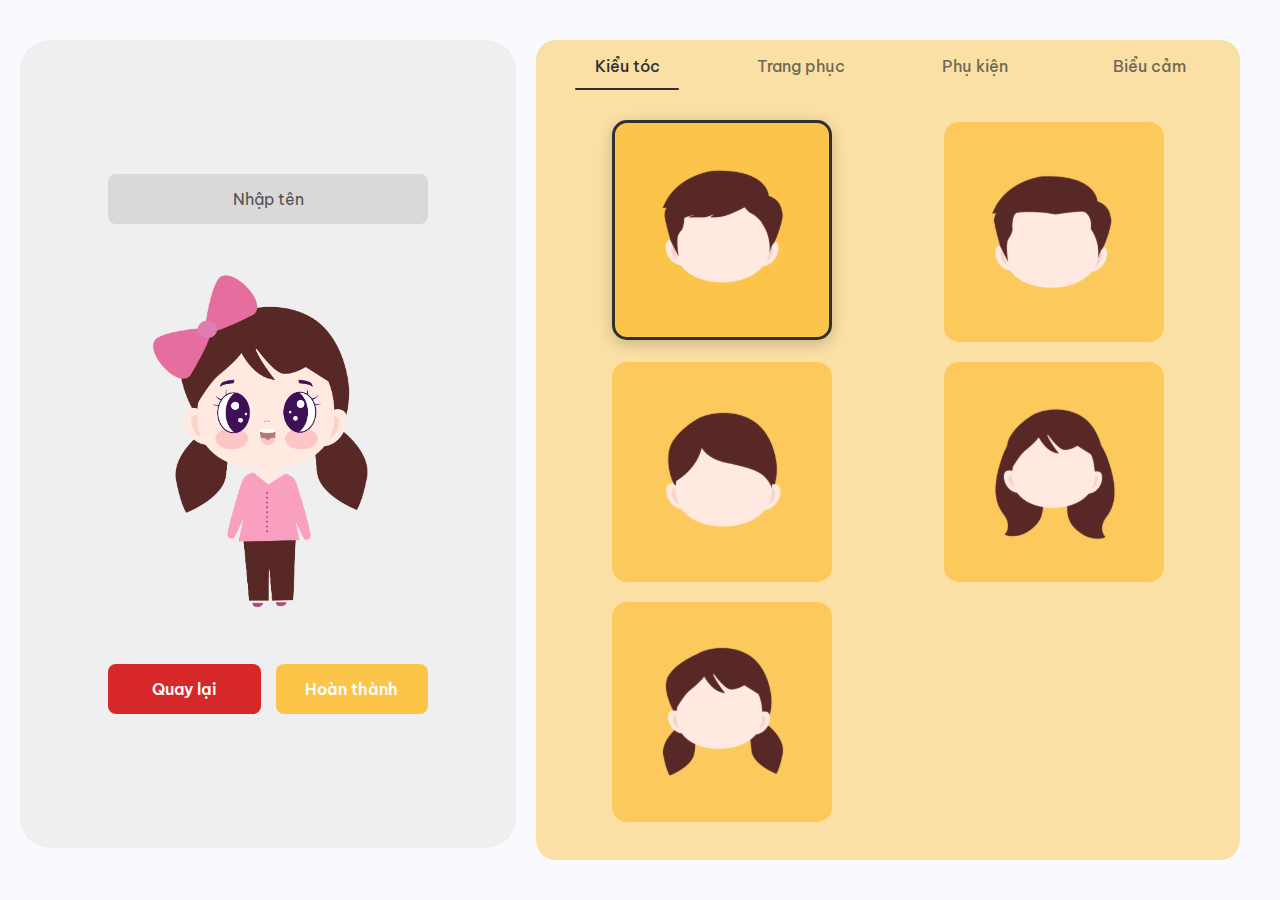
<file: avatar-customizer.html>
<!DOCTYPE html>
<html>

<head>
    <link href="https://fonts.googleapis.com/css?family=Be+Vietnam&display=swap" rel="stylesheet" />
    <link href="css/avatar-customizer.css" rel="stylesheet" />
    <title>Avatar Customizer</title>
    <link href="css/page-transition.css" rel="stylesheet" />
</head>

<body>
    <div id="pageLoader" class="page-loader">
        <div class="loader-content">
            <div class="loader-logo">
                <img src="images/logo.png" alt="Việt Sử Ký Logo">
            </div>
            <div class="loader-title">Việt Sử Ký</div>
            <div class="loader-text">Đang tải...</div>
            <div class="loader-progress">
                <div class="progress-bar"></div>
            </div>
            <div class="progress-percentage">0%</div>
        </div>
    </div>
    <div class="container">
        <!-- Avatar Customization Section -->
        <div class="customization-section" id="customization-section">
            <!-- Avatar Preview Section -->
            <div class="avatar-preview-section">
                <div class="name-input-section">
                    <input type="text" id="avatar-name" placeholder="Nhập tên" class="name-input">
                </div>

                <div class="avatar-preview">
                    <div class="avatar-container">
                        <!-- Character avatar will be displayed here -->
                    </div>
                </div>

                <div class="action-buttons">
                    <button class="btn-back" id="btn-back" data-navigate="index">Quay lại</button>
                    <button class="btn-complete" id="btn-complete">Hoàn thành</button>
                </div>
            </div>

            <!-- Customization Panel -->
            <div class="customization-panel">
                <!-- Category Tabs -->
                <div class="category-tabs">
                    <button class="tab-button active" data-category="toc">Kiểu tóc</button>
                    <button class="tab-button" data-category="trangphuc">Trang phục</button>
                    <button class="tab-button" data-category="phukien">Phụ kiện</button>
                    <button class="tab-button" data-category="bieucam">Biểu cảm</button>
                </div>

                <!-- Items Grid -->
                <div class="items-container">
                    <!-- Hair Options -->
                    <div class="items-grid" id="toc-grid" data-category="toc">
                        <div class="item-option" data-item="toc1.svg">
                            <img src="images/game/toc/toc1.svg" alt="Hair 1">
                        </div>
                        <div class="item-option" data-item="toc2.svg">
                            <img src="images/game/toc/toc2.svg" alt="Hair 2">
                        </div>
                        <div class="item-option" data-item="toc3.svg">
                            <img src="images/game/toc/toc3.svg" alt="Hair 3">
                        </div>
                        <div class="item-option" data-item="toc4.svg">
                            <img src="images/game/toc/toc4.svg" alt="Hair 4">
                        </div>
                        <div class="item-option" data-item="toc5.svg">
                            <img src="images/game/toc/toc5.svg" alt="Hair 5">
                        </div>
                    </div>

                    <!-- Outfit Options -->
                    <div class="items-grid hidden" id="trangphuc-grid" data-category="trangphuc">
                        <div class="item-option" data-item="tp1.svg">
                            <img src="images/game/trangphuc/tp1.svg" alt="Outfit 1">
                        </div>
                        <div class="item-option" data-item="tp2.svg">
                            <img src="images/game/trangphuc/tp2.svg" alt="Outfit 2">
                        </div>
                        <div class="item-option" data-item="tp3.svg">
                            <img src="images/game/trangphuc/tp3.svg" alt="Outfit 3">
                        </div>
                        <div class="item-option" data-item="tp4.svg">
                            <img src="images/game/trangphuc/tp4.svg" alt="Outfit 4">
                        </div>
                        <div class="item-option" data-item="tp5.svg">
                            <img src="images/game/trangphuc/tp5.svg" alt="Outfit 5">
                        </div>
                        <div class="item-option" data-item="tp6.svg">
                            <img src="images/game/trangphuc/tp6.svg" alt="Outfit 6">
                        </div>
                    </div>

                    <!-- Accessory Options -->
                    <div class="items-grid hidden" id="phukien-grid" data-category="phukien">
                        <div class="item-option" data-item="pk1.svg">
                            <img src="images/game/phukien/pk1.svg" alt="Accessory 1">
                        </div>
                        <div class="item-option" data-item="pk2.svg">
                            <img src="images/game/phukien/pk2.svg" alt="Accessory 2">
                        </div>
                        <div class="item-option" data-item="pk3.svg">
                            <img src="images/game/phukien/pk3.svg" alt="Accessory 3">
                        </div>
                        <div class="item-option" data-item="pk4.svg">
                            <img src="images/game/phukien/pk4.svg" alt="Accessory 4">
                        </div>
                        <div class="item-option" data-item="pk5.svg">
                            <img src="images/game/phukien/pk5.svg" alt="Accessory 5">
                        </div>
                    </div>

                    <!-- Expression Options -->
                    <div class="items-grid hidden" id="bieucam-grid" data-category="bieucam">
                        <div class="item-option" data-item="bc1.svg">
                            <img src="images/game/bieucam/bc1.svg" alt="Expression 1">
                        </div>
                        <div class="item-option" data-item="bc2.svg">
                            <img src="images/game/bieucam/bc2.svg" alt="Expression 2">
                        </div>
                        <div class="item-option" data-item="bc3.svg">
                            <img src="images/game/bieucam/bc3.svg" alt="Expression 3">
                        </div>
                        <div class="item-option" data-item="bc4.svg">
                            <img src="images/game/bieucam/bc4.svg" alt="Expression 4">
                        </div>
                    </div>
                </div>
            </div>
        </div>

        <!-- Result Section -->
        <div class="result-section hidden" id="result-section">
            <div class="result-content">
                <h1 class="greeting" id="greeting">Xin chào, [tên]</h1>
                <p class="message">Nhân vật của bạn đã sẵn sàng tham gia hành trình lịch sử rồi đấy!</p>

                <div class="final-avatar">
                    <div class="final-avatar-container">
                        <!-- Final avatar will be displayed here -->
                    </div>
                </div>

                <div class="final-action-buttons">
                    <button class="btn-start-lesson" id="btn-start-lesson" data-navigate="courses">Bắt đầu bài học</button>
                    <button class="btn-edit-character" id="btn-edit-character">Quay lại chỉnh sửa nhân vật</button>
                </div>
            </div>
        </div>
    </div>

    <script src="js/avatar-customizer.js"></script>
    <script src="js/page-transition.js"></script>
    <script src="js/simple-navigation.js"></script>
</body>

</html>
</file>
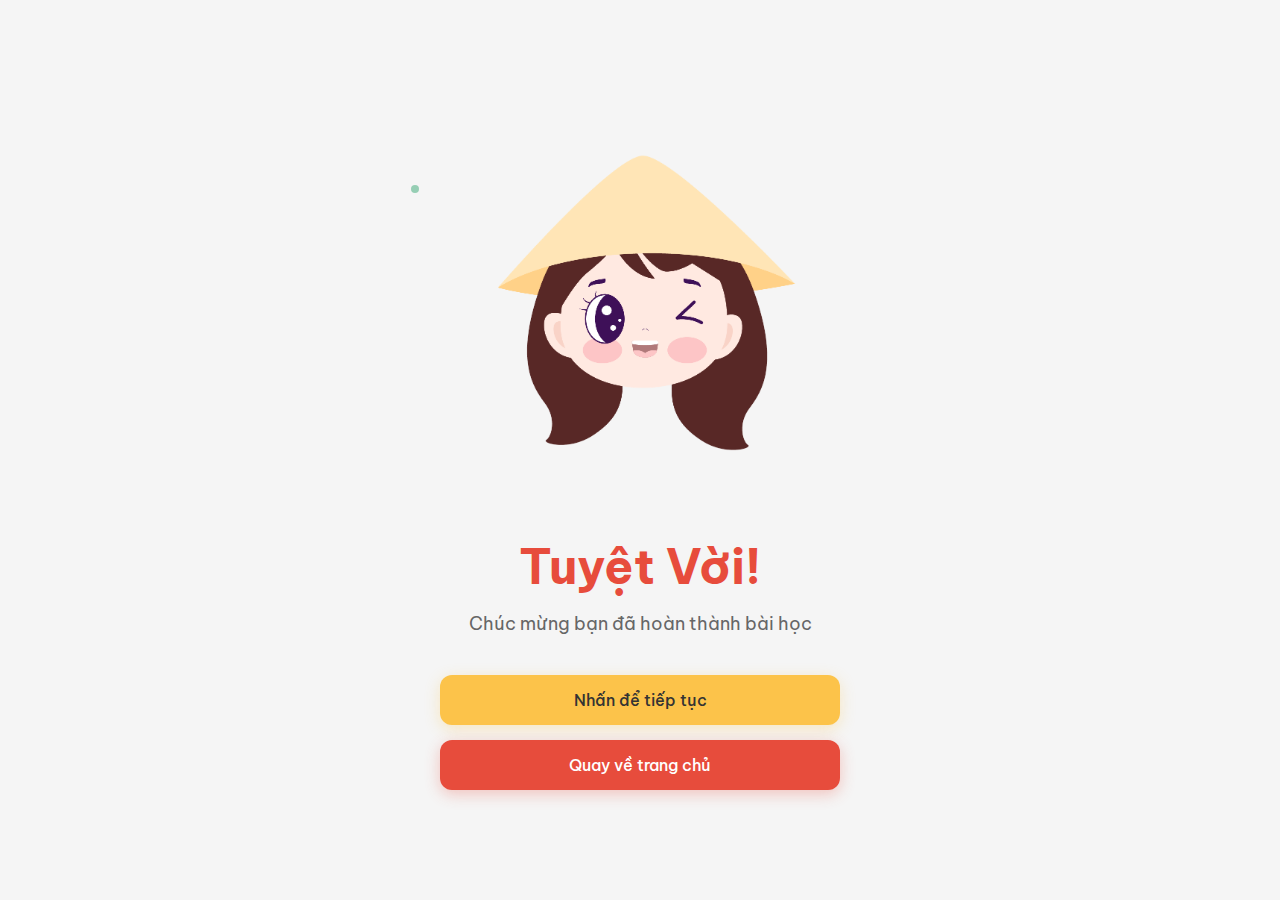
<file: course-complete.html>
<!DOCTYPE html>
<html>

<head>
    <link href="https://fonts.googleapis.com/css?family=Be+Vietnam+Pro:300,400,500,600,700,800,900&display=swap"
        rel="stylesheet" />
    <link href="css/course-complete.css" rel="stylesheet" />
    <title>Hoàn thành khóa học - Điện Biên Phủ</title>
    <link href="css/page-transition.css" rel="stylesheet" />
</head>

<body>
    <!-- Page Loader -->
    <div id="pageLoader" class="page-loader">
        <div class="loader-content">
            <div class="loader-logo">
                <img src="images/logo.png" alt="Việt Sử Ký Logo">
            </div>
            <div class="loader-title">Việt Sử Ký</div>
            <div class="loader-text">Đang tải...</div>
            <div class="loader-progress">
                <div class="progress-bar"></div>
            </div>
            <div class="progress-percentage">0%</div>
        </div>
    </div>
    <!-- Fireworks Container -->
    <div class="fireworks-container"></div>

    <!-- Main Content -->
    <div class="completion-page">
        <!-- Character Image -->
        <div class="character-container">
            <img src="images/v0_4866.png" alt="Graduation Character" class="character-image">
        </div>

        <!-- Main Title -->
        <h1 class="main-title">Tuyệt Vời!</h1>
        <p class="subtitle">Chúc mừng bạn đã hoàn thành bài học</p>

        <!-- Action Buttons -->
        <div class="action-buttons">
            <button class="btn-continue" data-navigate="courses">Nhấn để tiếp tục</button>
            <button class="btn-home"  data-navigate="index">Quay về trang chủ</button>
        </div>
    </div>

    <script>
        // Fireworks animation
        document.addEventListener('DOMContentLoaded', function () {
            setTimeout(startFireworks, 500);
            setInterval(startFireworks, 2000);
        });

        function startFireworks() {
            const container = document.querySelector('.fireworks-container');
            const colors = ['#ff6b6b', '#4ecdc4', '#45b7d1', '#96ceb4', '#feca57', '#ff9ff3', '#54a0ff'];

            // Create multiple fireworks
            for (let i = 0; i < 3; i++) {
                setTimeout(() => {
                    createFirework(container, colors);
                }, i * 300);
            }
        }

        function createFirework(container, colors) {
            const firework = document.createElement('div');
            firework.className = 'firework';

            // Random position
            firework.style.left = Math.random() * 80 + 10 + '%';
            firework.style.top = Math.random() * 40 + 20 + '%';

            // Random color
            const color = colors[Math.floor(Math.random() * colors.length)];
            firework.style.setProperty('--firework-color', color);

            container.appendChild(firework);

            // Remove after animation
            setTimeout(() => {
                firework.remove();
            }, 1500);
        }

        function continueToNext() {
            alert('Chuyển đến bài học tiếp theo!');
        }

        function goToHome() {
            window.location.href = 'index.html';
        }
    </script>
    <script src="js/page-transition.js"></script>
    <script src="js/simple-navigation.js"></script>
</body>

</html>
</file>
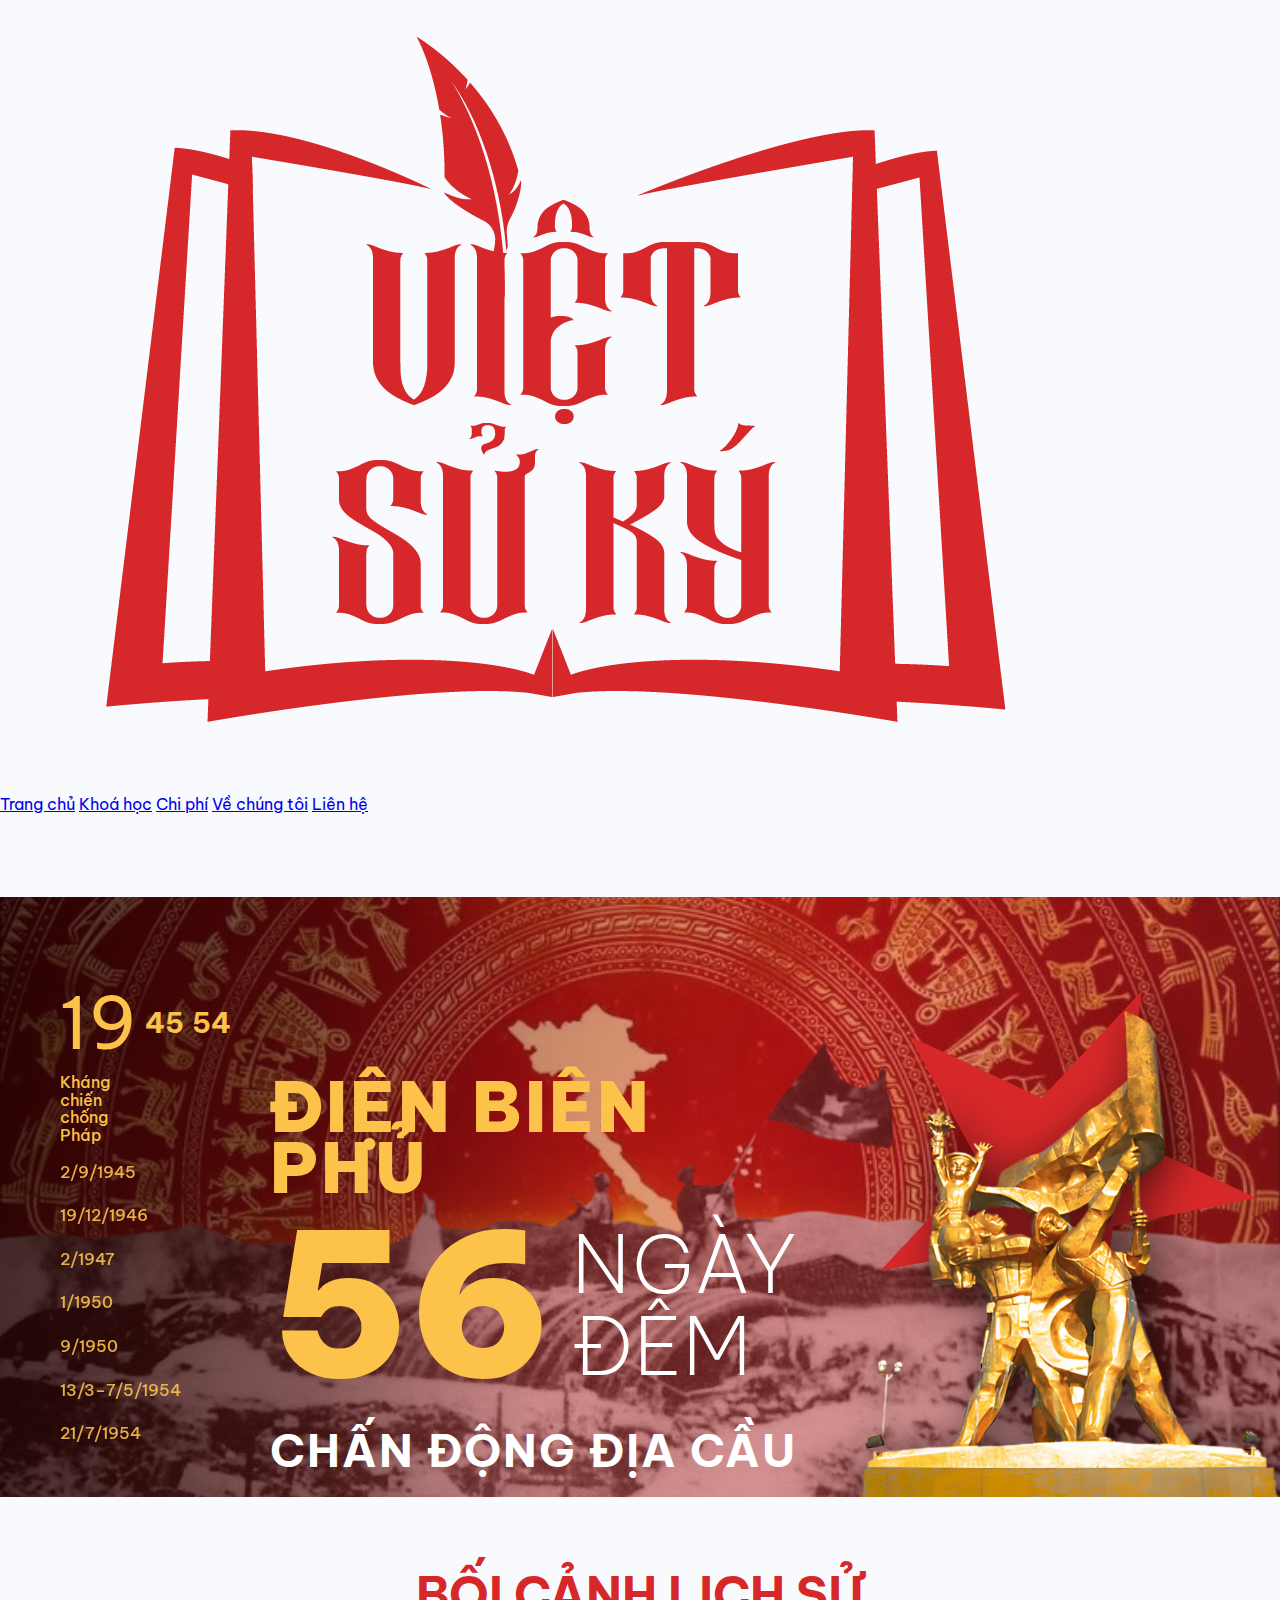
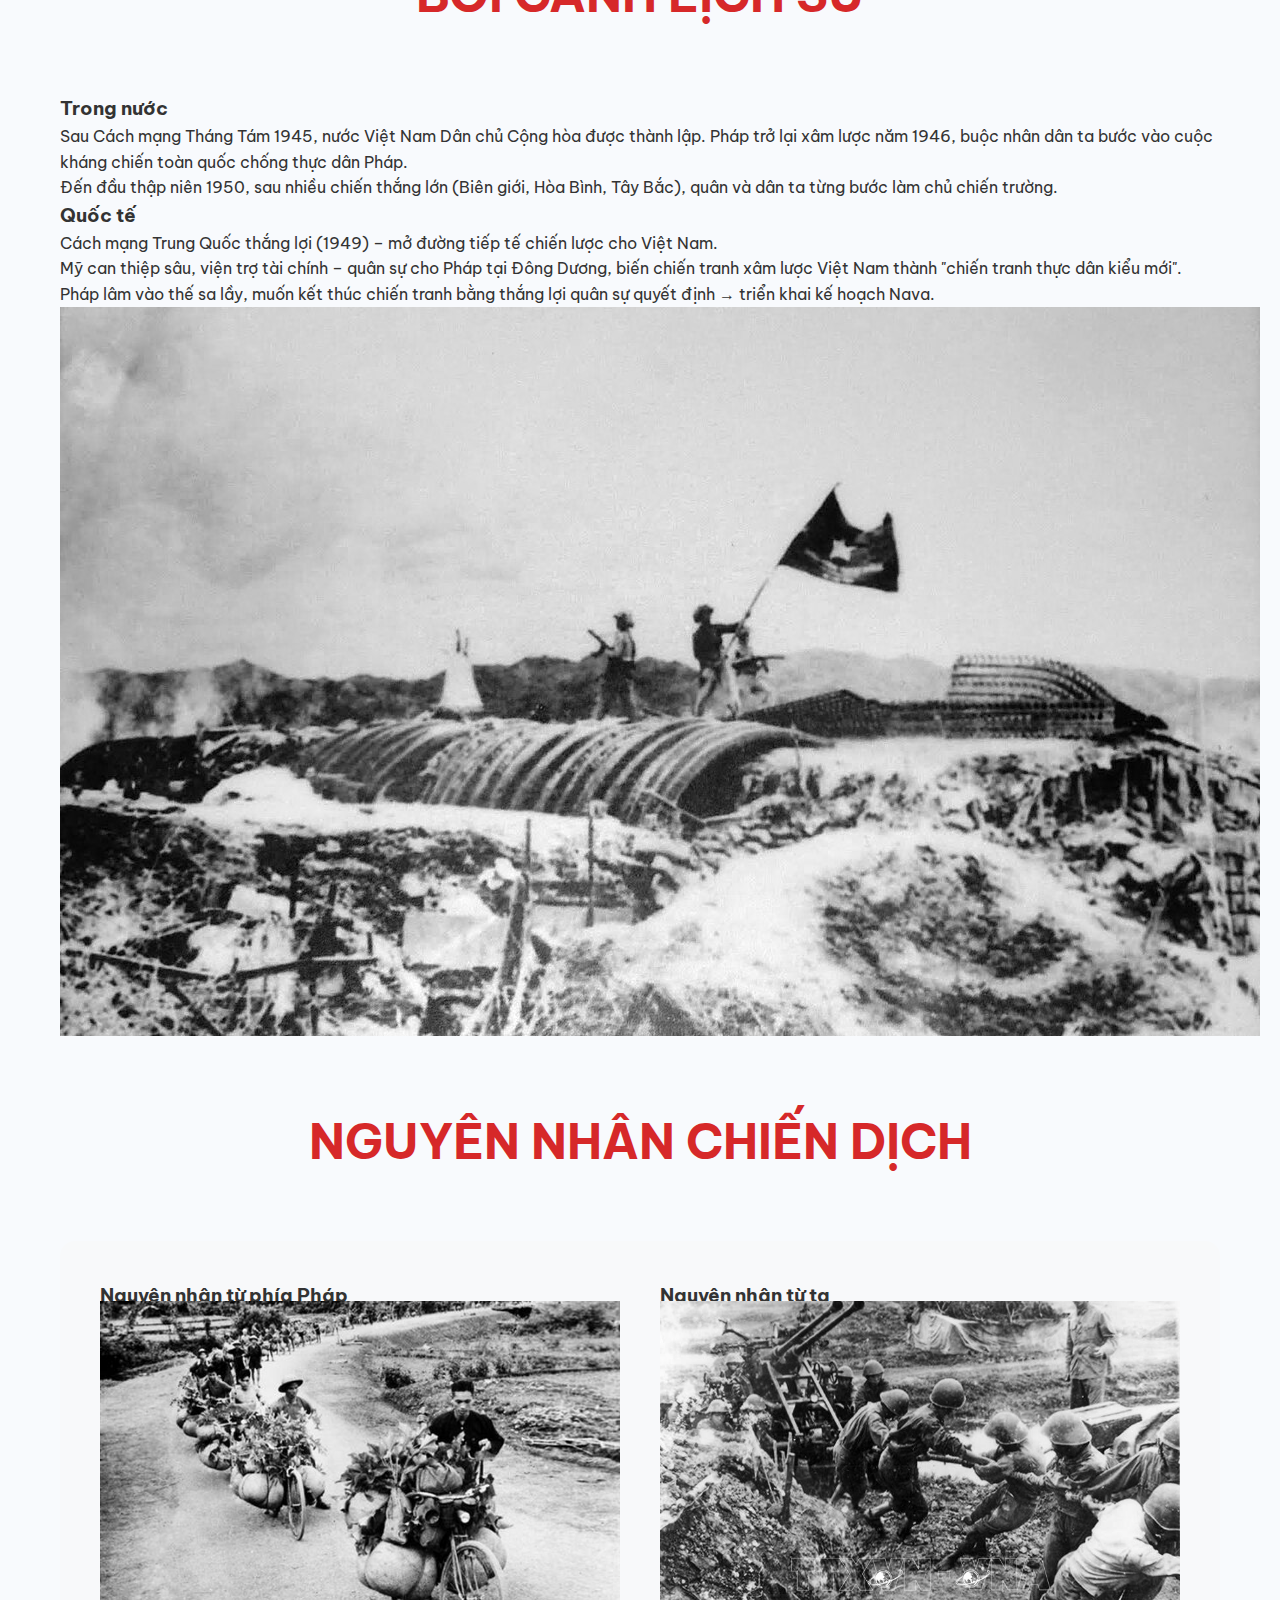
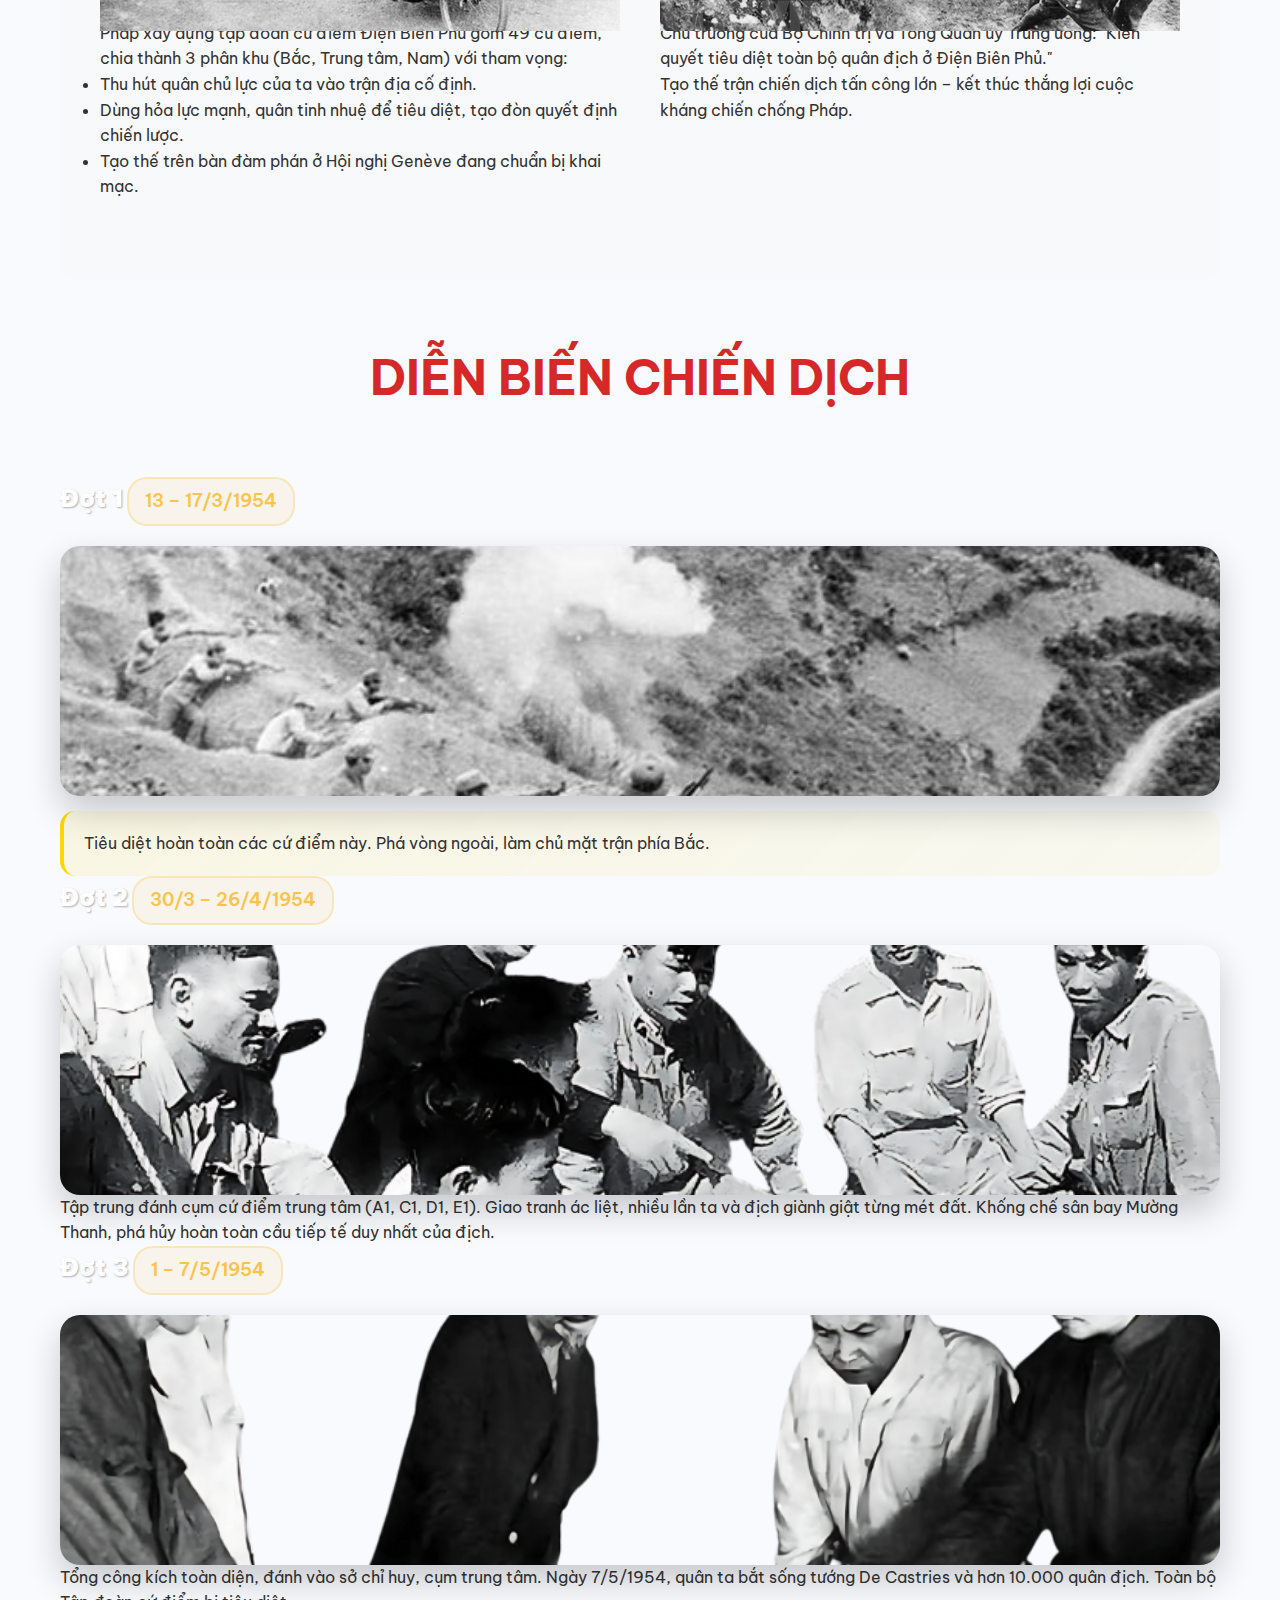
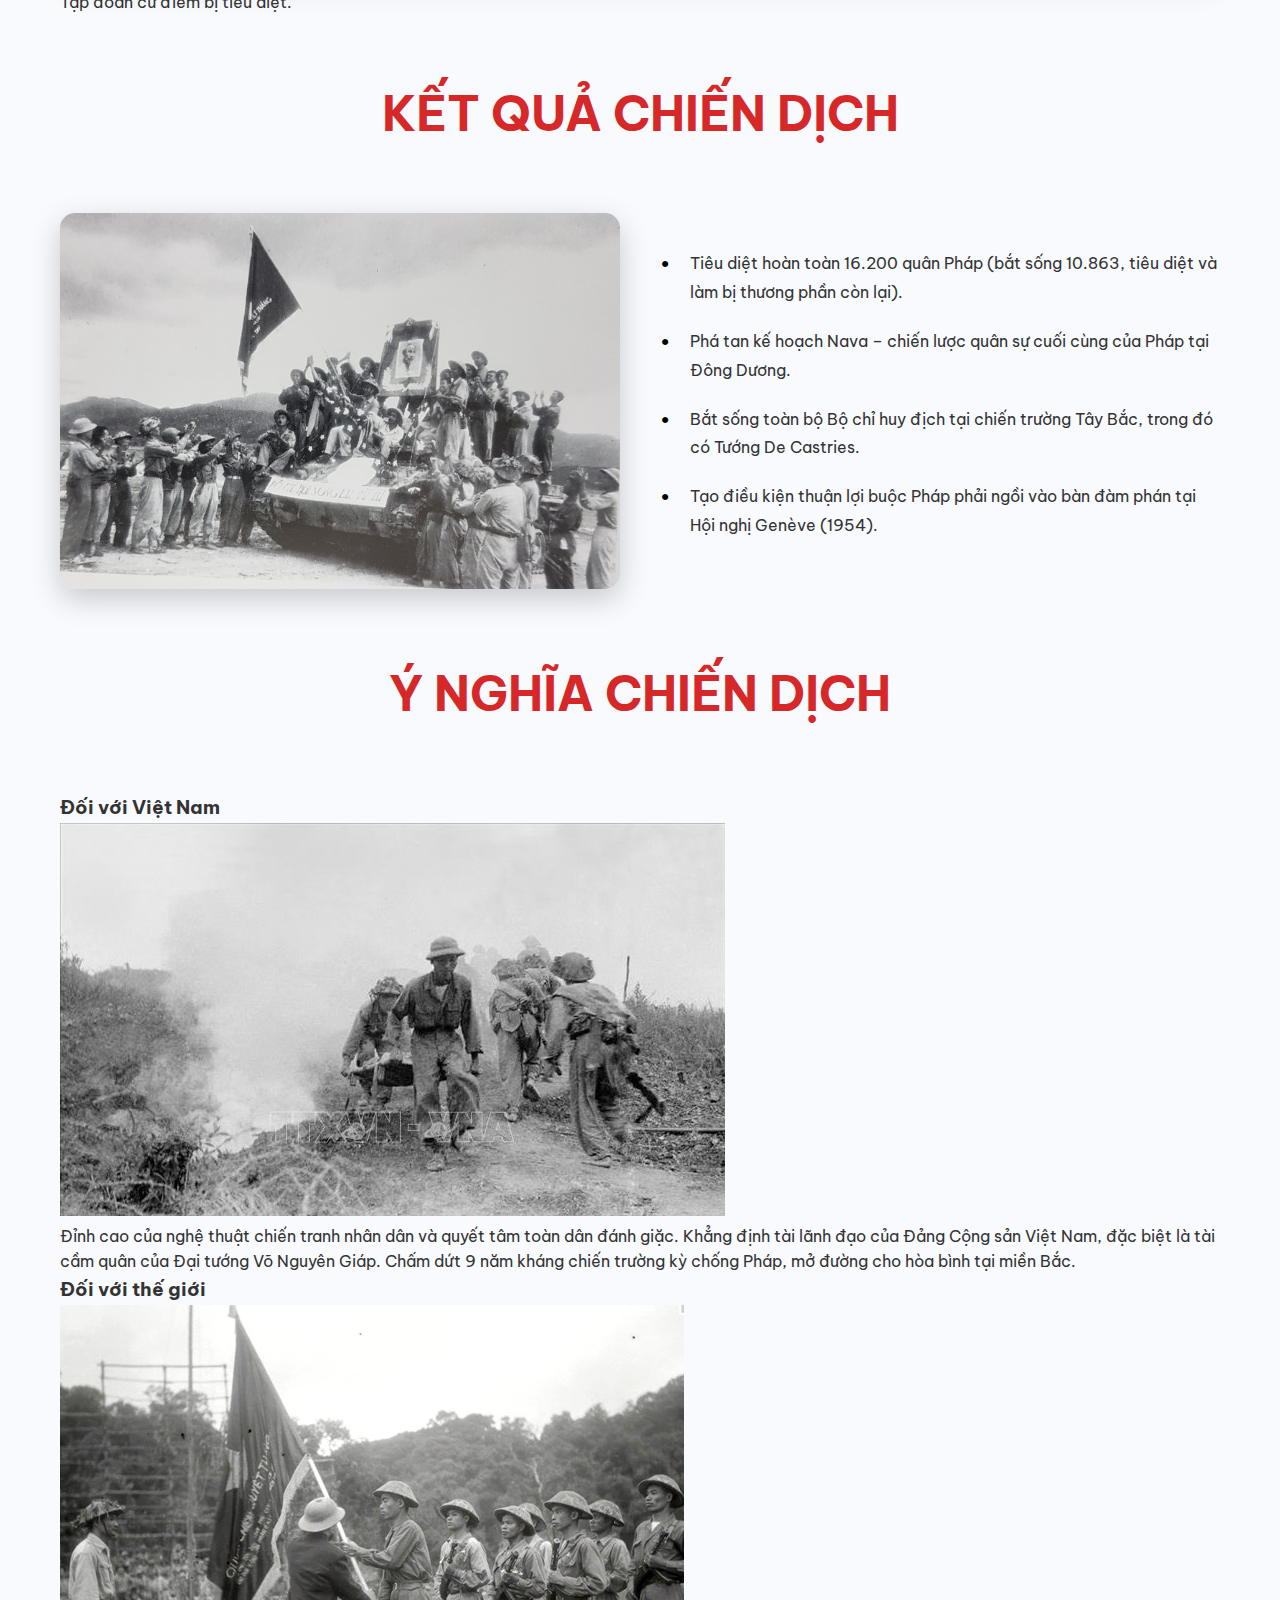
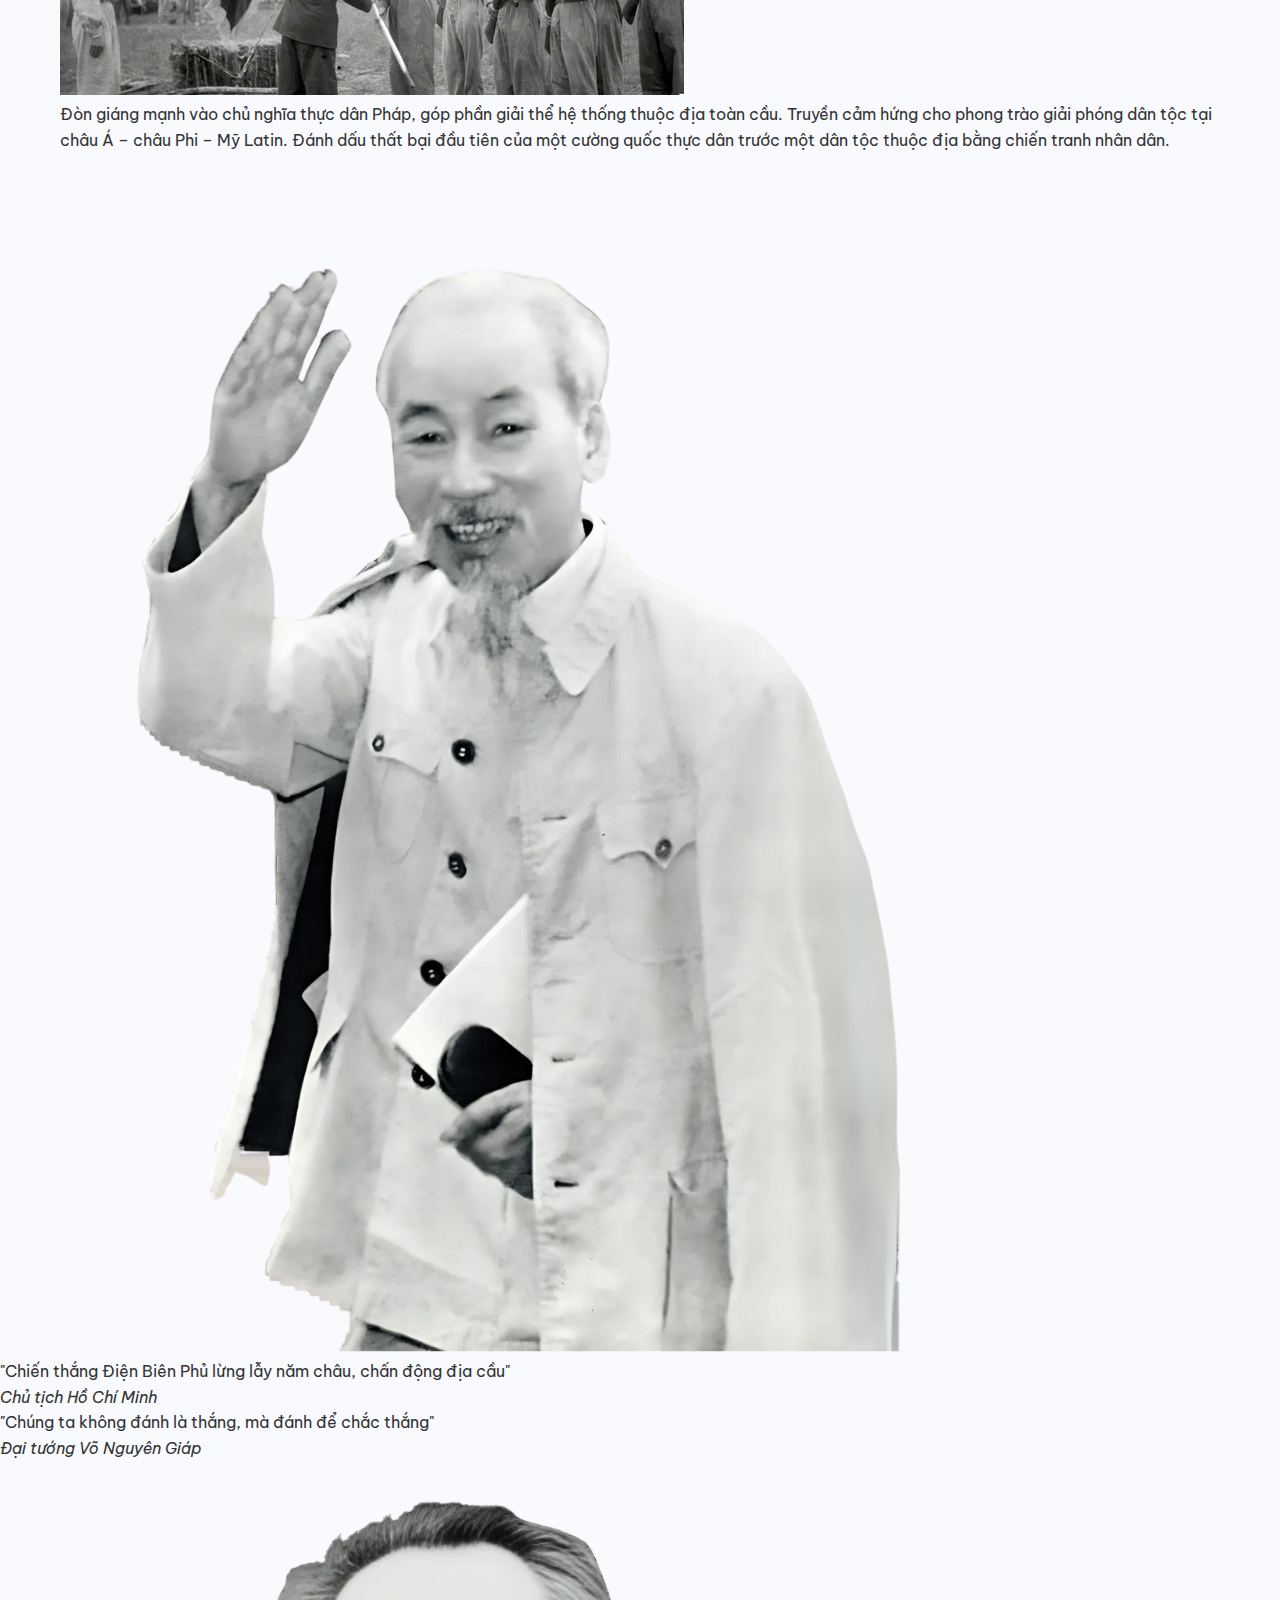
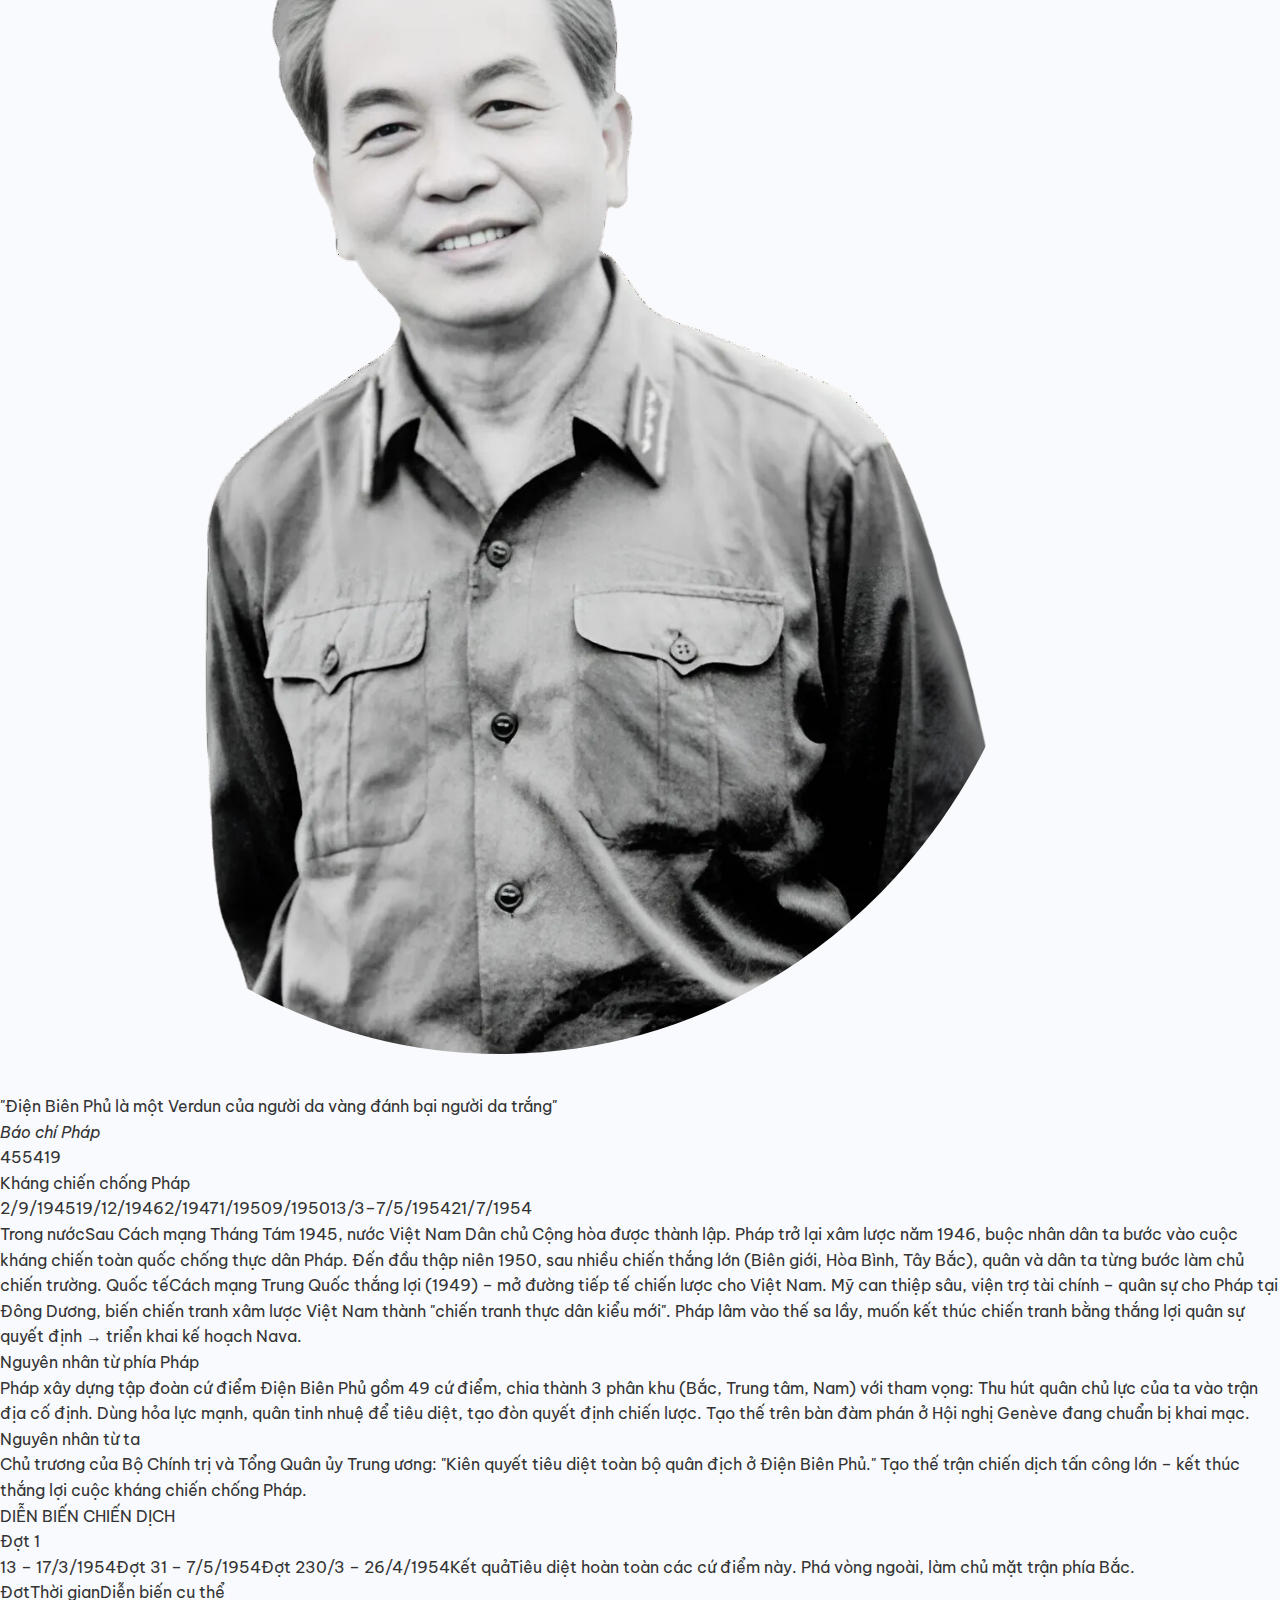
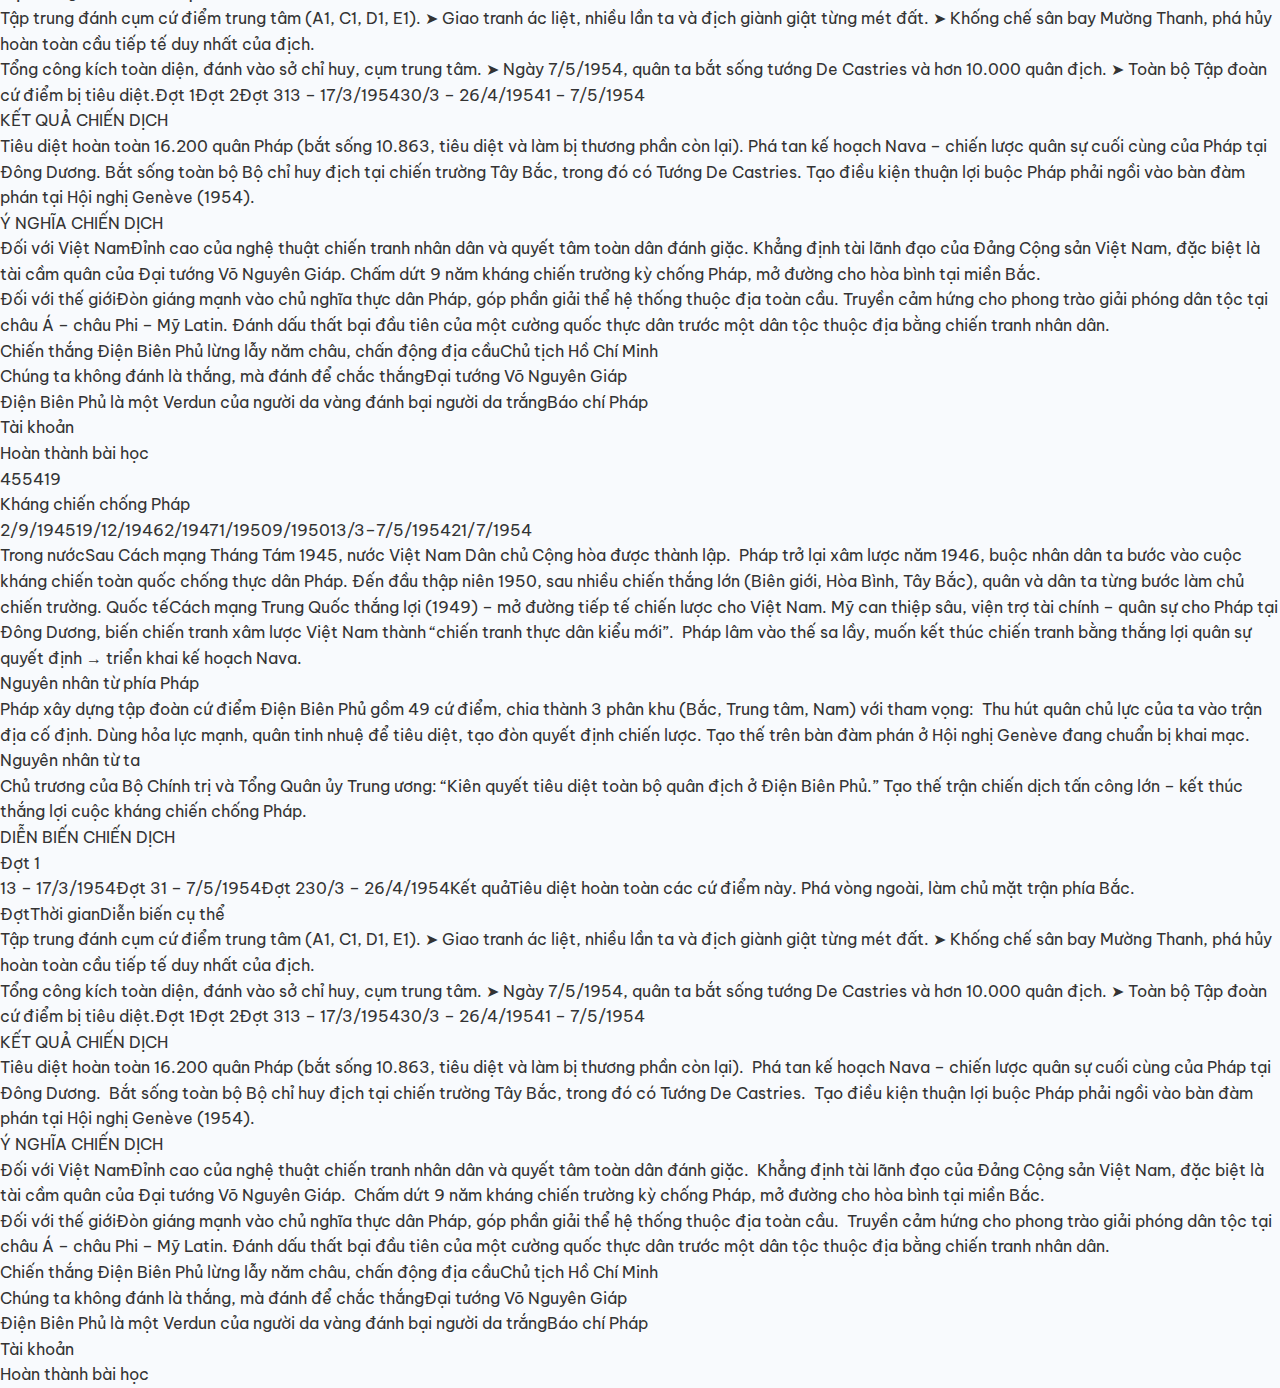
<file: course5.html>
<!DOCTYPE html>
<html>

<head>
    <link href="https://fonts.googleapis.com/css?family=Be+Vietnam+Pro&display=swap" rel="stylesheet" />
    <link href="https://fonts.googleapis.com/css?family=Be+Vietnam&display=swap" rel="stylesheet" />
    <link href="css/course5-new.css" rel="stylesheet" />
    <title>Điện Biên Phủ - Chiến Thắng Lịch Sử</title>
</head>

<body>
    <div class="container">
        <!-- Header -->
        <header class="header">
            <div class="header-content">
                <div class="logo">
                    <img src="images/logo.png" alt="Logo">
                </div>
                <nav class="navigation">
                    <a href="#" class="nav-item active">Trang chủ</a>
                    <a href="#" class="nav-item">Khoá học</a>
                    <a href="#" class="nav-item">Chi phí</a>
                    <a href="#" class="nav-item">Về chúng tôi</a>
                    <a href="#" class="nav-item">Liên hệ</a>
                </nav>
                <div class="user-icon"></div>
            </div>
        </header>

        <!-- Hero Section -->
        <section class="hero-section">
            <div class="hero-background"></div>
            <div class="hero-overlay"></div>
            <div class="hero-content">
                <!-- Timeline on the left -->
                <div class="hero-timeline">
                    <div class="hero-timeline-header">
                        <div class="hero-timeline-years">
                            <span class="year-main">19</span>
                            <span class="year-sup">45</span>
                            <span class="year-sub">54</span>
                        </div>
                        <div class="hero-timeline-title">Kháng chiến<br>chống Pháp</div>
                    </div>
                    <div class="hero-timeline-dates">
                        <div class="hero-timeline-date">2/9/1945</div>
                        <div class="hero-timeline-date">19/12/1946</div>
                        <div class="hero-timeline-date">2/1947</div>
                        <div class="hero-timeline-date">1/1950</div>
                        <div class="hero-timeline-date">9/1950</div>
                        <div class="hero-timeline-date">13/3–7/5/1954</div>
                        <div class="hero-timeline-date">21/7/1954</div>
                    </div>
                </div>
                
                <!-- Main title and number in center -->
                <div class="hero-text">
                    <h1 class="hero-title">ĐIỆN BIÊN PHỦ</h1>
                    <div class="hero-number-section">
                        <span class="hero-number">56</span>
                        <div class="hero-descriptions">
                            <span>NGÀY</span>
                            <span>ĐÊM</span>
                        </div>
                    </div>
                    <div class="hero-subtitle-bottom">CHẤN ĐỘNG ĐỊA CẦU</div>
                </div>
                
                <!-- Golden statue image on the right -->
                <div class="hero-image">
                    <img src="images/v0_4892.png" alt="Tượng đài Điện Biên Phủ">
                </div>
            </div>
        </section>

        <!-- Historical Context Section -->
        <section class="content-section">
            <h2 class="section-title">BỐI CẢNH LỊCH SỬ</h2>
            <div class="context-content">
                <div class="context-item">
                    <h3>Trong nước</h3>
                    <p>Sau Cách mạng Tháng Tám 1945, nước Việt Nam Dân chủ Cộng hòa được thành lập. Pháp trở lại xâm lược năm 1946, buộc nhân dân ta bước vào cuộc kháng chiến toàn quốc chống thực dân Pháp.</p>
                    <p>Đến đầu thập niên 1950, sau nhiều chiến thắng lớn (Biên giới, Hòa Bình, Tây Bắc), quân và dân ta từng bước làm chủ chiến trường.</p>
                </div>
                <div class="context-item">
                    <h3>Quốc tế</h3>
                    <p>Cách mạng Trung Quốc thắng lợi (1949) – mở đường tiếp tế chiến lược cho Việt Nam.</p>
                    <p>Mỹ can thiệp sâu, viện trợ tài chính – quân sự cho Pháp tại Đông Dương, biến chiến tranh xâm lược Việt Nam thành "chiến tranh thực dân kiểu mới". Pháp lâm vào thế sa lầy, muốn kết thúc chiến tranh bằng thắng lợi quân sự quyết định → triển khai kế hoạch Nava.</p>
                </div>
            </div>
            <div class="context-image">
                <img src="images/v0_4929.png" alt="Bối cảnh lịch sử">
            </div>
        </section>

        <!-- Campaign Causes Section -->
        <section class="content-section">
            <h2 class="section-title">NGUYÊN NHÂN CHIẾN DỊCH</h2>
            <div class="causes-content">
                <div class="cause-item">
                    <h3>Nguyên nhân từ phía Pháp</h3>
                    <div class="cause-image">
                        <img src="images/v0_4931.png" alt="Nguyên nhân từ phía Pháp">
                    </div>
                    <p>Pháp xây dựng tập đoàn cứ điểm Điện Biên Phủ gồm 49 cứ điểm, chia thành 3 phân khu (Bắc, Trung tâm, Nam) với tham vọng:</p>
                    <ul>
                        <li>Thu hút quân chủ lực của ta vào trận địa cố định.</li>
                        <li>Dùng hỏa lực mạnh, quân tinh nhuệ để tiêu diệt, tạo đòn quyết định chiến lược.</li>
                        <li>Tạo thế trên bàn đàm phán ở Hội nghị Genève đang chuẩn bị khai mạc.</li>
                    </ul>
                </div>
                <div class="cause-item">
                    <h3>Nguyên nhân từ ta</h3>
                    <div class="cause-image">
                        <img src="images/v0_4935.png" alt="Nguyên nhân từ ta">
                    </div>
                    <p>Chủ trương của Bộ Chính trị và Tổng Quân ủy Trung ương: "Kiên quyết tiêu diệt toàn bộ quân địch ở Điện Biên Phủ."</p>
                    <p>Tạo thế trận chiến dịch tấn công lớn – kết thúc thắng lợi cuộc kháng chiến chống Pháp.</p>
                </div>
            </div>
        </section>

        <!-- Campaign Progress Section -->
        <section class="content-section">
            <h2 class="section-title">DIỄN BIẾN CHIẾN DỊCH</h2>
            <div class="campaign-timeline">
                <div class="campaign-phase">
                    <div class="phase-header">
                        <span class="phase-number">Đợt 1</span>
                        <span class="phase-date">13 – 17/3/1954</span>
                    </div>
                    <div class="phase-image">
                        <img src="images/v0_4956.png" alt="Đợt 1">
                    </div>
                    <p class="phase-result">Tiêu diệt hoàn toàn các cứ điểm này. Phá vòng ngoài, làm chủ mặt trận phía Bắc.</p>
                </div>
                
                <div class="campaign-phase">
                    <div class="phase-header">
                        <span class="phase-number">Đợt 2</span>
                        <span class="phase-date">30/3 – 26/4/1954</span>
                    </div>
                    <div class="phase-image">
                        <img src="images/v0_4957.png" alt="Đợt 2">
                    </div>
                    <p class="phase-description">Tập trung đánh cụm cứ điểm trung tâm (A1, C1, D1, E1). Giao tranh ác liệt, nhiều lần ta và địch giành giật từng mét đất. Khống chế sân bay Mường Thanh, phá hủy hoàn toàn cầu tiếp tế duy nhất của địch.</p>
                </div>
                
                <div class="campaign-phase">
                    <div class="phase-header">
                        <span class="phase-number">Đợt 3</span>
                        <span class="phase-date">1 – 7/5/1954</span>
                    </div>
                    <div class="phase-image">
                        <img src="images/v0_4960.png" alt="Đợt 3">
                    </div>
                    <p class="phase-description">Tổng công kích toàn diện, đánh vào sở chỉ huy, cụm trung tâm. Ngày 7/5/1954, quân ta bắt sống tướng De Castries và hơn 10.000 quân địch. Toàn bộ Tập đoàn cứ điểm bị tiêu diệt.</p>
                </div>
            </div>
        </section>

        <!-- Results Section -->
        <section class="content-section">
            <h2 class="section-title">KẾT QUẢ CHIẾN DỊCH</h2>
            <div class="results-content">
                <div class="results-image">
                    <img src="images/v0_4990.png" alt="Kết quả chiến dịch">
                </div>
                <div class="results-text">
                    <ul>
                        <li>Tiêu diệt hoàn toàn 16.200 quân Pháp (bắt sống 10.863, tiêu diệt và làm bị thương phần còn lại).</li>
                        <li>Phá tan kế hoạch Nava – chiến lược quân sự cuối cùng của Pháp tại Đông Dương.</li>
                        <li>Bắt sống toàn bộ Bộ chỉ huy địch tại chiến trường Tây Bắc, trong đó có Tướng De Castries.</li>
                        <li>Tạo điều kiện thuận lợi buộc Pháp phải ngồi vào bàn đàm phán tại Hội nghị Genève (1954).</li>
                    </ul>
                </div>
            </div>
        </section>

        <!-- Significance Section -->
        <section class="content-section">
            <h2 class="section-title">Ý NGHĨA CHIẾN DỊCH</h2>
            <div class="significance-content">
                <div class="significance-item">
                    <h3>Đối với Việt Nam</h3>
                    <div class="significance-image">
                        <img src="images/v0_4999.png" alt="Ý nghĩa với Việt Nam">
                    </div>
                    <p>Đỉnh cao của nghệ thuật chiến tranh nhân dân và quyết tâm toàn dân đánh giặc. Khẳng định tài lãnh đạo của Đảng Cộng sản Việt Nam, đặc biệt là tài cầm quân của Đại tướng Võ Nguyên Giáp. Chấm dứt 9 năm kháng chiến trường kỳ chống Pháp, mở đường cho hòa bình tại miền Bắc.</p>
                </div>
                
                <div class="significance-item">
                    <h3>Đối với thế giới</h3>
                    <div class="significance-image">
                        <img src="images/v0_5000.png" alt="Ý nghĩa với thế giới">
                    </div>
                    <p>Đòn giáng mạnh vào chủ nghĩa thực dân Pháp, góp phần giải thể hệ thống thuộc địa toàn cầu. Truyền cảm hứng cho phong trào giải phóng dân tộc tại châu Á – châu Phi – Mỹ Latin. Đánh dấu thất bại đầu tiên của một cường quốc thực dân trước một dân tộc thuộc địa bằng chiến tranh nhân dân.</p>
                </div>
            </div>
        </section>

        <!-- Quotes Section -->
        <section class="quotes-section">
            <div class="quote-item">
                <div class="quote-image">
                    <img src="images/v0_5009.png" alt="Chủ tịch Hồ Chí Minh">
                </div>
                <blockquote>
                    "Chiến thắng Điện Biên Phủ lừng lẫy năm châu, chấn động địa cầu"
                </blockquote>
                <cite>Chủ tịch Hồ Chí Minh</cite>
            </div>
            
            <div class="quote-item">
                <blockquote>
                    "Chúng ta không đánh là thắng, mà đánh để chắc thắng"
                </blockquote>
                <cite>Đại tướng Võ Nguyên Giáp</cite>
            </div>
            
            <div class="quote-item">
                <div class="quote-image">
                    <img src="images/v0_5021.png" alt="Báo chí quốc tế">
                </div>
                <blockquote>
                    "Điện Biên Phủ là một Verdun của người da vàng đánh bại người da trắng"
                </blockquote>
                <cite>Báo chí Pháp</cite>
            </div>
        </section>

        <div class="v0_4901"><span class="v0_4902">45</span><span class="v0_4903">54</span><span
                class="v0_4904">19</span>
            <div class="name"></div><span class="v0_4906">Kháng chiến
                chống Pháp</span>
        </div>
        <div class="v0_4907"><span class="v0_4908">2/9/1945</span><span class="v0_4909">19/12/1946</span><span
                class="v0_4910">2/1947</span><span class="v0_4911">1/1950</span><span class="v0_4912">9/1950</span><span
                class="v0_4913">13/3–7/5/1954</span><span class="v0_4914">21/7/1954</span></div><span
            class="v0_4915">Trong nước</span><span class="v0_4916">Sau Cách mạng Tháng Tám 1945, nước Việt Nam Dân chủ
            Cộng hòa được thành lập.
             Pháp trở lại xâm lược năm 1946, buộc nhân dân ta bước vào cuộc kháng chiến toàn quốc chống thực dân Pháp.

            Đến đầu thập niên 1950, sau nhiều chiến thắng lớn (Biên giới, Hòa Bình, Tây Bắc), quân và dân ta từng bước
            làm chủ chiến trường. </span><span class="v0_4917">Quốc tế</span><span class="v0_4918">Cách mạng Trung Quốc
            thắng lợi (1949) – mở đường tiếp tế chiến lược cho Việt Nam.

            Mỹ can thiệp sâu, viện trợ tài chính – quân sự cho Pháp tại Đông Dương, biến chiến tranh xâm lược Việt Nam
            thành "chiến tranh thực dân kiểu mới". 
            Pháp lâm vào thế sa lầy, muốn kết thúc chiến tranh bằng thắng lợi quân sự quyết định
            → triển khai kế hoạch Nava.</span>
        <div class="name"></div>
        <div class="name"></div>
        <div class="name"></div>
        <div class="name"></div>
        <div class="v0_4923">
            <div class="v0_4924"></div>
            <div class="v0_4925"></div>
        </div>
        <div class="v0_4926">
            <div class="v0_4927"></div>
            <div class="v0_4928"></div>
        </div>
        <div class="v0_4929"></div><span class="v0_4930">Nguyên nhân từ phía Pháp</span>
        <div class="v0_4931"></div>
        <div class="name"></div><span class="v0_4933">Pháp xây dựng tập đoàn cứ điểm Điện Biên Phủ gồm 49 cứ điểm, chia
            thành 3 phân khu (Bắc, Trung tâm, Nam) với tham vọng: 
            Thu hút quân chủ lực của ta vào trận địa cố định.
            Dùng hỏa lực mạnh, quân tinh nhuệ để tiêu diệt, tạo đòn quyết định chiến lược.
            Tạo thế trên bàn đàm phán ở Hội nghị Genève đang chuẩn bị khai mạc. </span><span class="v0_4934">Nguyên nhân
            từ ta</span>
        <div class="v0_4935"></div>
        <div class="name"></div><span class="v0_4937">Chủ trương của Bộ Chính trị và Tổng Quân ủy Trung ương: "Kiên
            quyết tiêu diệt toàn bộ quân địch ở Điện Biên Phủ."

            Tạo thế trận chiến dịch tấn công lớn – kết thúc thắng lợi cuộc kháng chiến chống Pháp. </span>
        <div class="v0_4938"></div>
        <div class="name"></div><span class="v0_4940">DIỄN BIẾN CHIẾN DỊCH</span>
        <div class="v0_4941">
            <div class="v0_4942"></div>
            <div class="v0_4943"></div>
        </div>
        <div class="v0_4944"></div><span class="v0_4945">Đợt 1</span>
        <div class="v0_4946"></div><span class="v0_4947">13 – 17/3/1954</span><span class="v0_4948">Đợt 3</span><span
            class="v0_4949">1 – 7/5/1954</span><span class="v0_4950">Đợt 2</span><span class="v0_4951">30/3 –
            26/4/1954</span><span class="v0_4952">Kết quả</span><span class="v0_4953">Tiêu diệt hoàn toàn các cứ điểm
            này. Phá vòng ngoài, làm chủ mặt trận phía Bắc. </span>
        <div class="v0_4954"></div>
        <div class="name"></div>
        <div class="v0_4956"></div>
        <div class="v0_4957"></div>
        <div class="name"></div>
        <div class="v0_4959"></div>
        <div class="v0_4960"></div>
        <div class="v0_4961"></div>
        <div class="v0_4962"></div>
        <div class="v0_4963"></div>
        <div class="v0_4964"></div><span class="v0_4965">Đợt</span><span class="v0_4966">Thời gian</span><span
            class="v0_4967">Diễn biến cụ thể</span>
        <div class="v0_4968"></div><span class="v0_4969">Tập trung đánh cụm cứ điểm trung tâm (A1, C1, D1, E1).
            ➤ Giao tranh ác liệt, nhiều lần ta và địch giành giật từng mét đất.
            ➤ Khống chế sân bay Mường Thanh, phá hủy hoàn toàn cầu tiếp tế duy nhất của địch.</span>
        <div class="v0_4970"></div>
        <div class="v0_4971"></div>
        <div class="v0_4972"></div>
        <div class="v0_4973"></div>
        <div class="v0_4974"></div>
        <div class="v0_4975"></div>
        <div class="v0_4976"></div><span class="v0_4977">Tổng công kích toàn diện, đánh vào sở chỉ huy, cụm trung tâm.
            ➤ Ngày 7/5/1954, quân ta bắt sống tướng De Castries và hơn 10.000 quân địch.
            ➤ Toàn bộ Tập đoàn cứ điểm bị tiêu diệt.</span><span class="v0_4978">Đợt 1</span><span class="v0_4979">Đợt
            2</span><span class="v0_4980">Đợt 3</span><span class="v0_4981">13 – 17/3/1954</span><span
            class="v0_4982">30/3 – 26/4/1954</span><span class="v0_4983">1 – 7/5/1954</span>
        <div class="name"></div><span class="v0_4985">KẾT QUẢ CHIẾN DỊCH</span>
        <div class="v0_4986">
            <div class="v0_4987"></div>
            <div class="v0_4988"></div>
        </div><span class="v0_4989">Tiêu diệt hoàn toàn 16.200 quân Pháp (bắt sống 10.863, tiêu diệt và làm bị thương
            phần còn lại). 
            Phá tan kế hoạch Nava – chiến lược quân sự cuối cùng của Pháp tại Đông Dương. 
            Bắt sống toàn bộ Bộ chỉ huy địch tại chiến trường Tây Bắc, trong đó có Tướng De Castries. 
            Tạo điều kiện thuận lợi buộc Pháp phải ngồi vào bàn đàm phán tại Hội nghị Genève (1954). </span>
        <div class="v0_4990"></div>
        <div class="v0_4991"></div>
        <div class="name"></div><span class="v0_4993">Ý NGHĨA CHIẾN DỊCH</span>
        <div class="v0_4994">
            <div class="v0_4995"></div>
            <div class="v0_4996"></div>
        </div>
        <div class="v0_4997"></div>
        <div class="v0_4998"></div>
        <div class="v0_4999"></div>
        <div class="v0_5000"></div><span class="v0_5001">Đối với Việt Nam</span><span class="v0_5002">Đỉnh cao của nghệ
            thuật chiến tranh nhân dân và quyết tâm toàn dân đánh giặc. 
            Khẳng định tài lãnh đạo của Đảng Cộng sản Việt Nam, đặc biệt là tài cầm quân của Đại tướng Võ Nguyên Giáp. 
            Chấm dứt 9 năm kháng chiến trường kỳ chống Pháp, mở đường cho hòa bình tại miền Bắc.</span>
        <div class="name"></div><span class="v0_5004">Đối với thế giới</span><span class="v0_5005">Đòn giáng mạnh vào
            chủ nghĩa thực dân Pháp, góp phần giải thể hệ thống thuộc địa toàn cầu. 
            Truyền cảm hứng cho phong trào giải phóng dân tộc tại châu Á – châu Phi – Mỹ Latin.

            Đánh dấu thất bại đầu tiên của một cường quốc thực dân trước một dân tộc thuộc địa bằng chiến tranh nhân
            dân.</span>
        <div class="name"></div>
        <div class="v0_5007"></div>
        <div class="v0_5008"></div>
        <div class="v0_5009"></div>
        <div class="name"></div><span class="v0_5011">Chiến thắng Điện Biên Phủ lừng lẫy năm châu, chấn động địa
            cầu</span><span class="v0_5012">Chủ tịch Hồ Chí Minh</span>
        <div class="name"></div><span class="v0_5014">Chúng ta không đánh là thắng,
            mà đánh để chắc thắng</span><span class="v0_5015">Đại tướng Võ Nguyên Giáp</span>
        <div class="v0_5016"></div>
        <div class="name"></div>
        <div class="name"></div><span class="v0_5019">Điện Biên Phủ là một Verdun của người da vàng đánh bại người da
            trắng</span><span class="v0_5020">Báo chí Pháp</span>
        <div class="v0_5021"></div>
        <div class="v0_5022"></div>
        <div class="name"></div><span class="v0_5024">Tài khoản</span>
        <div class="v0_5025"></div><span class="v0_5026">Hoàn thành bài học</span>
    </div>
</body>

</html>
        <div class="v0_4901"><span class="v0_4902">45</span><span class="v0_4903">54</span><span
                class="v0_4904">19</span>
            <div class="name"></div><span class="v0_4906">Kháng chiến
                chống Pháp</span>
        </div>
        <div class="v0_4907"><span class="v0_4908">2/9/1945</span><span class="v0_4909">19/12/1946</span><span
                class="v0_4910">2/1947</span><span class="v0_4911">1/1950</span><span class="v0_4912">9/1950</span><span
                class="v0_4913">13/3–7/5/1954</span><span class="v0_4914">21/7/1954</span></div><span
            class="v0_4915">Trong nước</span><span class="v0_4916">Sau Cách mạng Tháng Tám 1945, nước Việt Nam Dân chủ
            Cộng hòa được thành lập.
             Pháp trở lại xâm lược năm 1946, buộc nhân dân ta bước vào cuộc kháng chiến toàn quốc chống thực dân Pháp.

            Đến đầu thập niên 1950, sau nhiều chiến thắng lớn (Biên giới, Hòa Bình, Tây Bắc), quân và dân ta từng bước
            làm chủ chiến trường. </span><span class="v0_4917">Quốc tế</span><span class="v0_4918">Cách mạng Trung Quốc
            thắng lợi (1949) – mở đường tiếp tế chiến lược cho Việt Nam.

            Mỹ can thiệp sâu, viện trợ tài chính – quân sự cho Pháp tại Đông Dương, biến chiến tranh xâm lược Việt Nam
            thành “chiến tranh thực dân kiểu mới”. 
            Pháp lâm vào thế sa lầy, muốn kết thúc chiến tranh bằng thắng lợi quân sự quyết định
            → triển khai kế hoạch Nava.</span>
        <div class="name"></div>
        <div class="name"></div>
        <div class="name"></div>
        <div class="name"></div>
        <div class="v0_4923">
            <div class="v0_4924"></div>
            <div class="v0_4925"></div>
        </div>
        <div class="v0_4926">
            <div class="v0_4927"></div>
            <div class="v0_4928"></div>
        </div>
        <div class="v0_4929"></div><span class="v0_4930">Nguyên nhân từ phía Pháp</span>
        <div class="v0_4931"></div>
        <div class="name"></div><span class="v0_4933">Pháp xây dựng tập đoàn cứ điểm Điện Biên Phủ gồm 49 cứ điểm, chia
            thành 3 phân khu (Bắc, Trung tâm, Nam) với tham vọng: 
            Thu hút quân chủ lực của ta vào trận địa cố định.
            Dùng hỏa lực mạnh, quân tinh nhuệ để tiêu diệt, tạo đòn quyết định chiến lược.
            Tạo thế trên bàn đàm phán ở Hội nghị Genève đang chuẩn bị khai mạc. </span><span class="v0_4934">Nguyên nhân
            từ ta</span>
        <div class="v0_4935"></div>
        <div class="name"></div><span class="v0_4937">Chủ trương của Bộ Chính trị và Tổng Quân ủy Trung ương: “Kiên
            quyết tiêu diệt toàn bộ quân địch ở Điện Biên Phủ.”

            Tạo thế trận chiến dịch tấn công lớn – kết thúc thắng lợi cuộc kháng chiến chống Pháp. </span>
        <div class="v0_4938"></div>
        <div class="name"></div><span class="v0_4940">DIỄN BIẾN CHIẾN DỊCH</span>
        <div class="v0_4941">
            <div class="v0_4942"></div>
            <div class="v0_4943"></div>
        </div>
        <div class="v0_4944"></div><span class="v0_4945">Đợt 1</span>
        <div class="v0_4946"></div><span class="v0_4947">13 – 17/3/1954</span><span class="v0_4948">Đợt 3</span><span
            class="v0_4949">1 – 7/5/1954</span><span class="v0_4950">Đợt 2</span><span class="v0_4951">30/3 –
            26/4/1954</span><span class="v0_4952">Kết quả</span><span class="v0_4953">Tiêu diệt hoàn toàn các cứ điểm
            này. Phá vòng ngoài, làm chủ mặt trận phía Bắc. </span>
        <div class="v0_4954"></div>
        <div class="name"></div>
        <div class="v0_4956"></div>
        <div class="v0_4957"></div>
        <div class="name"></div>
        <div class="v0_4959"></div>
        <div class="v0_4960"></div>
        <div class="v0_4961"></div>
        <div class="v0_4962"></div>
        <div class="v0_4963"></div>
        <div class="v0_4964"></div><span class="v0_4965">Đợt</span><span class="v0_4966">Thời gian</span><span
            class="v0_4967">Diễn biến cụ thể</span>
        <div class="v0_4968"></div><span class="v0_4969">Tập trung đánh cụm cứ điểm trung tâm (A1, C1, D1, E1).
            ➤ Giao tranh ác liệt, nhiều lần ta và địch giành giật từng mét đất.
            ➤ Khống chế sân bay Mường Thanh, phá hủy hoàn toàn cầu tiếp tế duy nhất của địch.</span>
        <div class="v0_4970"></div>
        <div class="v0_4971"></div>
        <div class="v0_4972"></div>
        <div class="v0_4973"></div>
        <div class="v0_4974"></div>
        <div class="v0_4975"></div>
        <div class="v0_4976"></div><span class="v0_4977">Tổng công kích toàn diện, đánh vào sở chỉ huy, cụm trung tâm.
            ➤ Ngày 7/5/1954, quân ta bắt sống tướng De Castries và hơn 10.000 quân địch.
            ➤ Toàn bộ Tập đoàn cứ điểm bị tiêu diệt.</span><span class="v0_4978">Đợt 1</span><span class="v0_4979">Đợt
            2</span><span class="v0_4980">Đợt 3</span><span class="v0_4981">13 – 17/3/1954</span><span
            class="v0_4982">30/3 – 26/4/1954</span><span class="v0_4983">1 – 7/5/1954</span>
        <div class="name"></div><span class="v0_4985">KẾT QUẢ CHIẾN DỊCH</span>
        <div class="v0_4986">
            <div class="v0_4987"></div>
            <div class="v0_4988"></div>
        </div><span class="v0_4989">Tiêu diệt hoàn toàn 16.200 quân Pháp (bắt sống 10.863, tiêu diệt và làm bị thương
            phần còn lại). 
            Phá tan kế hoạch Nava – chiến lược quân sự cuối cùng của Pháp tại Đông Dương. 
            Bắt sống toàn bộ Bộ chỉ huy địch tại chiến trường Tây Bắc, trong đó có Tướng De Castries. 
            Tạo điều kiện thuận lợi buộc Pháp phải ngồi vào bàn đàm phán tại Hội nghị Genève (1954). </span>
        <div class="v0_4990"></div>
        <div class="v0_4991"></div>
        <div class="name"></div><span class="v0_4993">Ý NGHĨA CHIẾN DỊCH</span>
        <div class="v0_4994">
            <div class="v0_4995"></div>
            <div class="v0_4996"></div>
        </div>
        <div class="v0_4997"></div>
        <div class="v0_4998"></div>
        <div class="v0_4999"></div>
        <div class="v0_5000"></div><span class="v0_5001">Đối với Việt Nam</span><span class="v0_5002">Đỉnh cao của nghệ
            thuật chiến tranh nhân dân và quyết tâm toàn dân đánh giặc. 
            Khẳng định tài lãnh đạo của Đảng Cộng sản Việt Nam, đặc biệt là tài cầm quân của Đại tướng Võ Nguyên Giáp. 
            Chấm dứt 9 năm kháng chiến trường kỳ chống Pháp, mở đường cho hòa bình tại miền Bắc.</span>
        <div class="name"></div><span class="v0_5004">Đối với thế giới</span><span class="v0_5005">Đòn giáng mạnh vào
            chủ nghĩa thực dân Pháp, góp phần giải thể hệ thống thuộc địa toàn cầu. 
            Truyền cảm hứng cho phong trào giải phóng dân tộc tại châu Á – châu Phi – Mỹ Latin.

            Đánh dấu thất bại đầu tiên của một cường quốc thực dân trước một dân tộc thuộc địa bằng chiến tranh nhân
            dân.</span>
        <div class="name"></div>
        <div class="v0_5007"></div>
        <div class="v0_5008"></div>
        <div class="v0_5009"></div>
        <div class="name"></div><span class="v0_5011">Chiến thắng Điện Biên Phủ lừng lẫy năm châu, chấn động địa
            cầu</span><span class="v0_5012">Chủ tịch Hồ Chí Minh</span>
        <div class="name"></div><span class="v0_5014">Chúng ta không đánh là thắng,
            mà đánh để chắc thắng</span><span class="v0_5015">Đại tướng Võ Nguyên Giáp</span>
        <div class="v0_5016"></div>
        <div class="name"></div>
        <div class="name"></div><span class="v0_5019">Điện Biên Phủ là một Verdun của người da vàng đánh bại người da
            trắng</span><span class="v0_5020">Báo chí Pháp</span>
        <div class="v0_5021"></div>
        <div class="v0_5022"></div>
        <div class="name"></div><span class="v0_5024">Tài khoản</span>
        <div class="v0_5025"></div><span class="v0_5026">Hoàn thành bài học</span>
    </div>
</body>

</html>
</file>
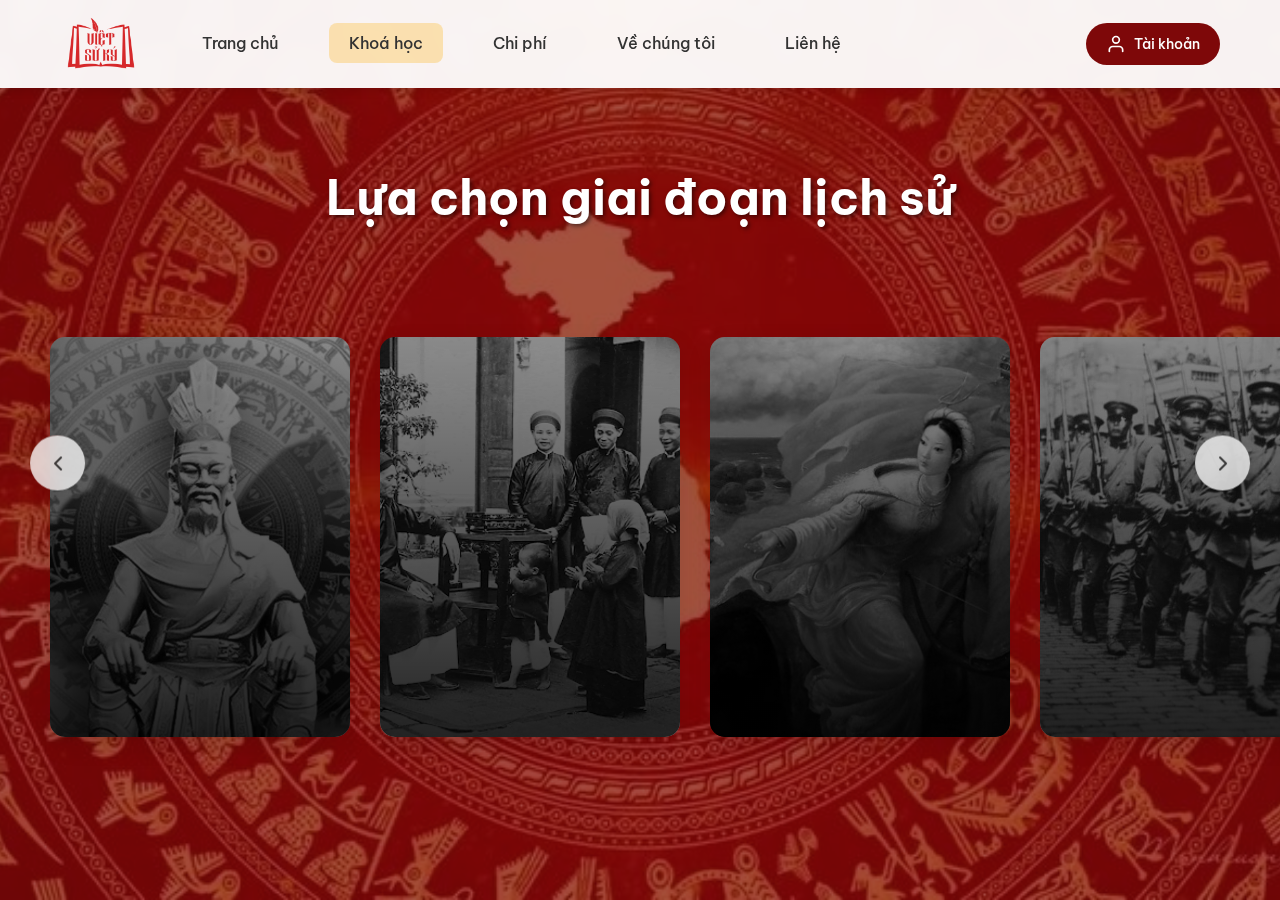
<file: courses.html>
<!DOCTYPE html>
<html lang="vi">

<head>
    <meta charset="UTF-8">
    <meta name="viewport" content="width=device-width, initial-scale=1.0">
    <link href="https://fonts.googleapis.com/css?family=Be+Vietnam+Pro:300,400,500,600,700&display=swap"
        rel="stylesheet" />
    <link href="https://fonts.googleapis.com/css?family=Be+Vietnam:300,400,500,600,700&display=swap" rel="stylesheet" />
    <link href="css/courses.css" rel="stylesheet" />
    <link href="css/page-transition.css" rel="stylesheet" />
    <title>Khóa học - Việt Sử Ký</title>
</head>

<body>
    <!-- Page Loader -->
    <div id="pageLoader" class="page-loader">
        <div class="loader-content">
            <div class="loader-logo">
                <img src="images/logo.png" alt="Việt Sử Ký Logo">
            </div>
            <div class="loader-title">Việt Sử Ký</div>
            <div class="loader-text">Đang tải...</div>
            <div class="loader-progress">
                <div class="progress-bar"></div>
            </div>
            <div class="progress-percentage">0%</div>
        </div>
    </div>
    <!-- Header -->
    <header class="header">
        <div class="container">
            <div class="nav-left">
                <div class="logo">
                    <img src="images/logo.png" alt="Việt Sử Ký Logo" class="logo-image">
                </div>
                <nav class="nav">
                    <ul class="nav-menu">
                        <li><a data-navigate="index" class="nav-link">Trang chủ</a></li>
                        <li><a href="#" class="nav-link active">Khoá học</a></li>
                        <li><a href="#pricing" class="nav-link">Chi phí</a></li>
                        <li><a href="#about" class="nav-link">Về chúng tôi</a></li>
                        <li><a href="#contact" class="nav-link">Liên hệ</a></li>
                    </ul>
                </nav>
            </div>
            <div class="auth-buttons">
                <div class="user-account">
                    <svg class="user-icon" width="24" height="24" viewBox="0 0 24 24" fill="none"
                        xmlns="http://www.w3.org/2000/svg">
                        <path
                            d="M20 21V19C20 17.9391 19.5786 16.9217 18.8284 16.1716C18.0783 15.4214 17.0609 15 16 15H8C6.93913 15 5.92172 15.4214 5.17157 16.1716C4.42143 16.9217 4 17.9391 4 19V21"
                            stroke="currentColor" stroke-width="2" stroke-linecap="round" stroke-linejoin="round" />
                        <circle cx="12" cy="7" r="4" stroke="currentColor" stroke-width="2" stroke-linecap="round"
                            stroke-linejoin="round" />
                    </svg>
                    <span>Tài khoản</span>
                </div>
            </div>
            <button class="mobile-menu-toggle">
                <span></span>
                <span></span>
                <span></span>
            </button>
        </div>
    </header>

    <!-- Page Content Wrapper -->
    <div class="page-content">
        <!-- Courses Section -->
        <section class="courses-section">
            <div class="hero-content">
                <h1 class="hero-title">Lựa chọn giai đoạn lịch sử</h1>
            </div>
            
            <!-- Slider Controls -->
            <div class="slider-controls">
                <button class="slider-btn prev-btn" id="prevBtn">
                    <svg width="24" height="24" viewBox="0 0 24 24" fill="none" xmlns="http://www.w3.org/2000/svg">
                        <path d="M15 18L9 12L15 6" stroke="currentColor" stroke-width="2" stroke-linecap="round" stroke-linejoin="round"/>
                    </svg>
                </button>
                <button class="slider-btn next-btn" id="nextBtn">
                    <svg width="24" height="24" viewBox="0 0 24 24" fill="none" xmlns="http://www.w3.org/2000/svg">
                        <path d="M9 18L15 12L9 6" stroke="currentColor" stroke-width="2" stroke-linecap="round" stroke-linejoin="round"/>
                    </svg>
                </button>
            </div>
            
            <!-- Slider Wrapper -->
            <div class="slider-wrapper">
                <div class="courses-container">
                <div class="course-card">
                    <div class="card-image">
                        <img src="images/v99_280.png" alt="Dựng nước">
                    </div>
                    <div class="card-overlay"></div>
                    <div class="card-content">
                        <span class="period">Thời kỳ</span>
                        <h3 class="title">Dựng nước</h3>
                        <p class="duration">179 TCN - 938 SCN</p>
                    </div>
                </div>

                <div class="course-card">
                    <div class="card-image">
                        <img src="images/v99_303.png" alt="Phong Kiến">
                    </div>
                    <div class="card-overlay"></div>
                    <div class="card-content">
                        <span class="period">Thời kỳ</span>
                        <h3 class="title">Phong Kiến</h3>
                        <p class="duration">938 - 1858</p>
                    </div>
                </div>

                <div class="course-card">
                    <div class="card-image">
                        <img src="images/v99_282.png" alt="Bắc thuộc">
                    </div>
                    <div class="card-overlay"></div>
                    <div class="card-content">
                        <span class="period">Thời kỳ</span>
                        <h3 class="title">Bắc thuộc</h3>
                        <p class="duration">179 TCN - 938 SCN</p>
                    </div>
                </div>

                <div class="course-card">
                    <div class="card-image">
                        <img src="images/v99_308.png" alt="Thực dân Pháp, Nhật đô hộ">
                    </div>
                    <div class="card-overlay"></div>
                    <div class="card-content">
                        <span class="period">Thời kỳ</span>
                        <h3 class="title">Thực dân Pháp, Nhật đô hộ</h3>
                        <p class="duration">1858 - 1945</p>
                    </div>
                </div>

                <div class="course-card">
                    <div class="card-image">
                        <img src="images/v101_8.png" alt="Kháng chiến chống Mỹ">
                    </div>
                    <div class="card-overlay"></div>
                    <div class="card-content">
                        <span class="period">Thời kỳ</span>
                        <h3 class="title">Kháng chiến chống Mỹ</h3>
                        <p class="duration">1954 - 1975</p>
                    </div>
                </div>

                <div class="course-card">
                    <div class="card-image">
                        <img src="images/v99_320.png" alt="Kháng chiến chống Pháp">
                    </div>
                    <div class="card-overlay"></div>
                    <div class="card-content">
                        <span class="period">Thời kỳ</span>
                        <h3 class="title">Kháng chiến chống Pháp</h3>
                        <p class="duration">1945 - 1954</p>
                    </div>
                </div>

                <div class="course-card">
                    <div class="card-image">
                        <img src="images/v101_7.png" alt="Độc lập thống nhất cả nước đi lên CNXH">
                    </div>
                    <div class="card-overlay"></div>
                    <div class="card-content">
                        <span class="period">Thời kỳ</span>
                        <h3 class="title">Độc lập thống nhất cả nước đi lên CNXH</h3>
                        <p class="duration">1975 - nay</p>
                    </div>
                </div>
                </div>
            </div>
        </section>
    </div>    <script src="js/courses-slider.js"></script>
    <script src="js/page-transition.js"></script>
    <script src="js/simple-navigation.js"></script>
</body>

</html>
</file>
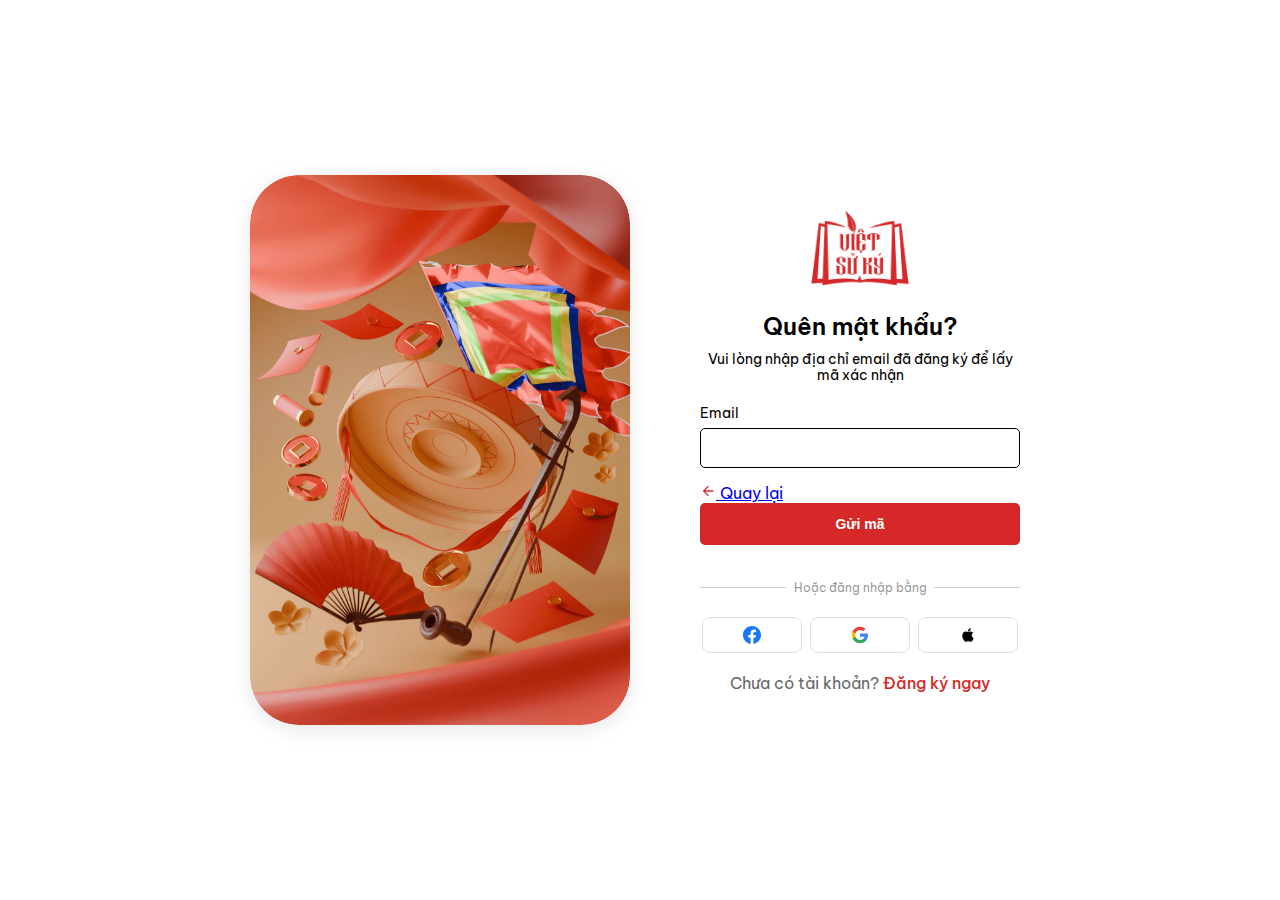
<file: forgot-password.html>
<!DOCTYPE html>
<html lang="vi">

<head>
    <meta charset="UTF-8">
    <meta name="viewport" content="width=device-width, initial-scale=1.0, user-scalable=no">
    <title>Quên mật khẩu - Việt Sử Ký</title>
    <link href="https://fonts.googleapis.com/css2?family=Be+Vietnam:wght@400;500;600;700&display=swap"
        rel="stylesheet" />
    <link href="css/login-new.css" rel="stylesheet" />
    <link href="css/page-transition.css" rel="stylesheet" />
    <script>
        // Immediate loader hide for back navigation
        if (window.performance && window.performance.navigation.type === 2) {
            // This is back/forward navigation - hide loader immediately
            document.addEventListener('DOMContentLoaded', function() {
                const loader = document.getElementById('pageLoader');
                if (loader) {
                    loader.style.display = 'none';
                }
                const pageContent = document.querySelector('.page-content');
                if (pageContent) {
                    pageContent.style.opacity = '1';
                    pageContent.style.transform = 'translateY(0)';
                }
                document.body.style.opacity = '1';
            });
        }
    </script>
</head>

<body>
    <!-- Page Loader -->
    <div id="pageLoader" class="page-loader">
        <div class="loader-content">
            <div class="loader-logo">
                <img src="images/logo.png" alt="Việt Sử Ký Logo">
            </div>
            <div class="loader-title">Việt Sử Ký</div>
            <div class="loader-text">Đang tải...</div>
            <div class="loader-progress">
                <div class="progress-bar"></div>
            </div>
            <div class="progress-percentage">0%</div>
        </div>
    </div>

    <!-- Page Content -->
    <div class="page-content">
        <div class="login-container">
            <!-- Left Side - Image -->
            <div class="login-left">
                <div class="login-image">
                    <img src="images/v1_271.png" alt="Việt Sử Ký Background">
                </div>
            </div>

            <!-- Right Side - Form -->
            <div class="login-right">
                <div class="login-form-container">
                    <!-- Logo -->
                    <div class="login-logo">
                        <img src="images/logo.png" alt="Việt Sử Ký Logo" class="logo-image" data-navigate="index"
                            style="cursor: pointer;">
                    </div>

                    <!-- Header -->
                    <div class="login-header">
                        <h1>Quên mật khẩu?</h1>
                        <p>Vui lòng nhập địa chỉ email đã đăng ký để lấy mã xác nhận</p>
                    </div>

                    <!-- Form -->
                    <form class="login-form" id="forgotPasswordForm">
                        <div class="form-group">
                            <label for="email">Email</label>
                            <input type="email" id="email" name="email" required>
                        </div>

                        <div class="form-actions">
                            <a href="login.html" data-navigate="login" class="back-to-login">
                                <svg width="16" height="16" viewBox="0 0 24 24" fill="none">
                                    <path d="M20 11H7.83l5.59-5.59L12 4l-8 8 8 8 1.41-1.41L7.83 13H20v-2z" fill="#d62829"/>
                                </svg>
                                Quay lại
                            </a>
                        </div>

                        <button type="submit" class="login-btn">Gửi mã</button>
                    </form>

                    <!-- Social Login -->
                    <div class="social-login">
                        <div class="divider">
                            <span>Hoặc đăng nhập bằng</span>
                        </div>

                        <div class="social-buttons">
                            <button class="social-btn facebook">
                                <svg width="20" height="20" viewBox="0 0 24 24" fill="none">
                                    <path
                                        d="M24 12.073c0-6.627-5.373-12-12-12s-12 5.373-12 12c0 5.99 4.388 10.954 10.125 11.854v-8.385H7.078v-3.47h3.047V9.43c0-3.007 1.792-4.669 4.533-4.669 1.312 0 2.686.235 2.686.235v2.953H15.83c-1.491 0-1.956.925-1.956 1.874v2.25h3.328l-.532 3.47h-2.796v8.385C19.612 23.027 24 18.062 24 12.073z"
                                        fill="#1877F2" />
                                </svg>
                            </button>

                            <button class="social-btn google">
                                <svg width="20" height="20" viewBox="0 0 24 24" fill="none">
                                    <path
                                        d="M22.56 12.25c0-.78-.07-1.53-.2-2.25H12v4.26h5.92c-.26 1.37-1.04 2.53-2.21 3.31v2.77h3.57c2.08-1.92 3.28-4.74 3.28-8.09z"
                                        fill="#4285F4" />
                                    <path
                                        d="M12 23c2.97 0 5.46-.98 7.28-2.66l-3.57-2.77c-.98.66-2.23 1.06-3.71 1.06-2.86 0-5.29-1.93-6.16-4.53H2.18v2.84C3.99 20.53 7.7 23 12 23z"
                                        fill="#34A853" />
                                    <path
                                        d="M5.84 14.09c-.22-.66-.35-1.36-.35-2.09s.13-1.43.35-2.09V7.07H2.18C1.43 8.55 1 10.22 1 12s.43 3.45 1.18 4.93l2.85-2.22.81-.62z"
                                        fill="#FBBC05" />
                                    <path
                                        d="M12 5.38c1.62 0 3.06.56 4.21 1.64l3.15-3.15C17.45 2.09 14.97 1 12 1 7.7 1 3.99 3.47 2.18 7.07l3.66 2.84c.87-2.6 3.3-4.53 6.16-4.53z"
                                        fill="#EA4335" />
                                </svg>
                            </button>

                            <button class="social-btn apple">
                                <svg width="20" height="20" viewBox="0 0 24 24" fill="none">
                                    <path
                                        d="M17.05 20.28c-.98.95-2.05.8-3.08.35-1.09-.46-2.09-.48-3.24 0-1.44.62-2.2.44-3.06-.35C2.79 15.25 3.51 7.59 9.05 7.31c1.35.07 2.29.74 3.08.8 1.18-.24 2.31-.93 3.57-.84 1.51.12 2.65.72 3.4 1.8-3.12 1.87-2.38 5.98.48 7.13-.57 1.5-1.31 2.99-2.54 4.09l.01-.01zM12.03 7.25c-.15-2.23 1.66-4.07 3.74-4.25.29 2.58-2.34 4.5-3.74 4.25z"
                                        fill="#000" />
                                </svg>
                            </button>
                        </div>
                    </div>
                    
                    <div style="text-align: center; margin-top: 20px;">
                        <span style="color: #666;">Chưa có tài khoản? </span>
                        <a href="register.html" data-navigate="register"
                            style="color: #d62829; text-decoration: none; font-weight: 500;">Đăng ký ngay</a>
                    </div>
                </div>
            </div>
        </div>
    </div>

    <script>
        // Handle form submission
        document.getElementById('forgotPasswordForm').addEventListener('submit', function(e) {
            e.preventDefault();
            
            const email = document.getElementById('email').value;
            const submitBtn = this.querySelector('button[type="submit"]');
            
            // Add loading state
            submitBtn.classList.add('btn-loading');
            submitBtn.innerHTML = '<span>Đang gửi...</span>';
            
            // Simulate API call
            setTimeout(() => {
                // Show success message
                showMessage('Email khôi phục mật khẩu đã được gửi!', 'success');
                
                // Reset form
                this.reset();
                
                // Remove loading state
                submitBtn.classList.remove('btn-loading');
                submitBtn.innerHTML = 'Gửi nè';
                
                // Redirect to verification page after 1.5 seconds
                setTimeout(() => {
                    // Simple navigation without transition system
                    window.location.href = 'verify-code.html';
                }, 1000);
            }, 1500); // Reduced from 2000 to 1500
        });
        
        function showMessage(message, type, persistent = false) {
            // Create message element
            const messageEl = document.createElement('div');
            messageEl.className = `message ${type}`;
            messageEl.textContent = message;
            
            // Define colors based on type
            let backgroundColor, borderColor;
            switch(type) {
                case 'success':
                    backgroundColor = '#28a745'; // Bootstrap success green
                    borderColor = '#1e7e34';
                    break;
                case 'error':
                    backgroundColor = '#dc3545'; // Bootstrap danger red
                    borderColor = '#bd2130';
                    break;
                case 'info':
                    backgroundColor = '#17a2b8'; // Bootstrap info blue
                    borderColor = '#117a8b';
                    break;
                default:
                    backgroundColor = '#6c757d'; // Bootstrap secondary gray
                    borderColor = '#545b62';
            }
            
            messageEl.style.cssText = `
                position: fixed;
                top: 20px;
                right: 20px;
                background: ${backgroundColor};
                color: white;
                padding: 15px 20px;
                border-radius: 8px;
                border-left: 4px solid ${borderColor};
                font-weight: 500;
                z-index: 10000;
                transform: translateX(100%);
                transition: transform 0.3s ease;
                box-shadow: 0 4px 12px rgba(0, 0, 0, 0.15);
                max-width: 300px;
                word-wrap: break-word;
            `;
            
            // Check if there are existing messages and stack them
            const existingMessages = document.querySelectorAll('.message');
            if (existingMessages.length > 0) {
                // Stack new message below existing ones
                const topOffset = 20 + (existingMessages.length * 80); // 80px spacing between messages
                messageEl.style.top = topOffset + 'px';
            }
            
            document.body.appendChild(messageEl);
            
            // Animate in
            setTimeout(() => {
                messageEl.style.transform = 'translateX(0)';
            }, 100);
            
            // Remove after 2 seconds (only if not persistent)
            if (!persistent) {
                setTimeout(() => {
                    messageEl.style.transform = 'translateX(100%)';
                    setTimeout(() => {
                        if (document.body.contains(messageEl)) {
                            document.body.removeChild(messageEl);
                            // Reposition remaining messages
                            repositionMessages();
                        }
                    }, 300);
                }, 2000);
            }
            
            // Return the message element for updating content
            return messageEl;
        }
        
        // Function to reposition messages after one is removed
        function repositionMessages() {
            const messages = document.querySelectorAll('.message');
            messages.forEach((msg, index) => {
                const topOffset = 20 + (index * 80);
                msg.style.top = topOffset + 'px';
            });
        }
    </script>
    <script src="js/page-transition.js"></script>
    <script src="js/simple-navigation.js"></script>
</body>

</html>
</file>
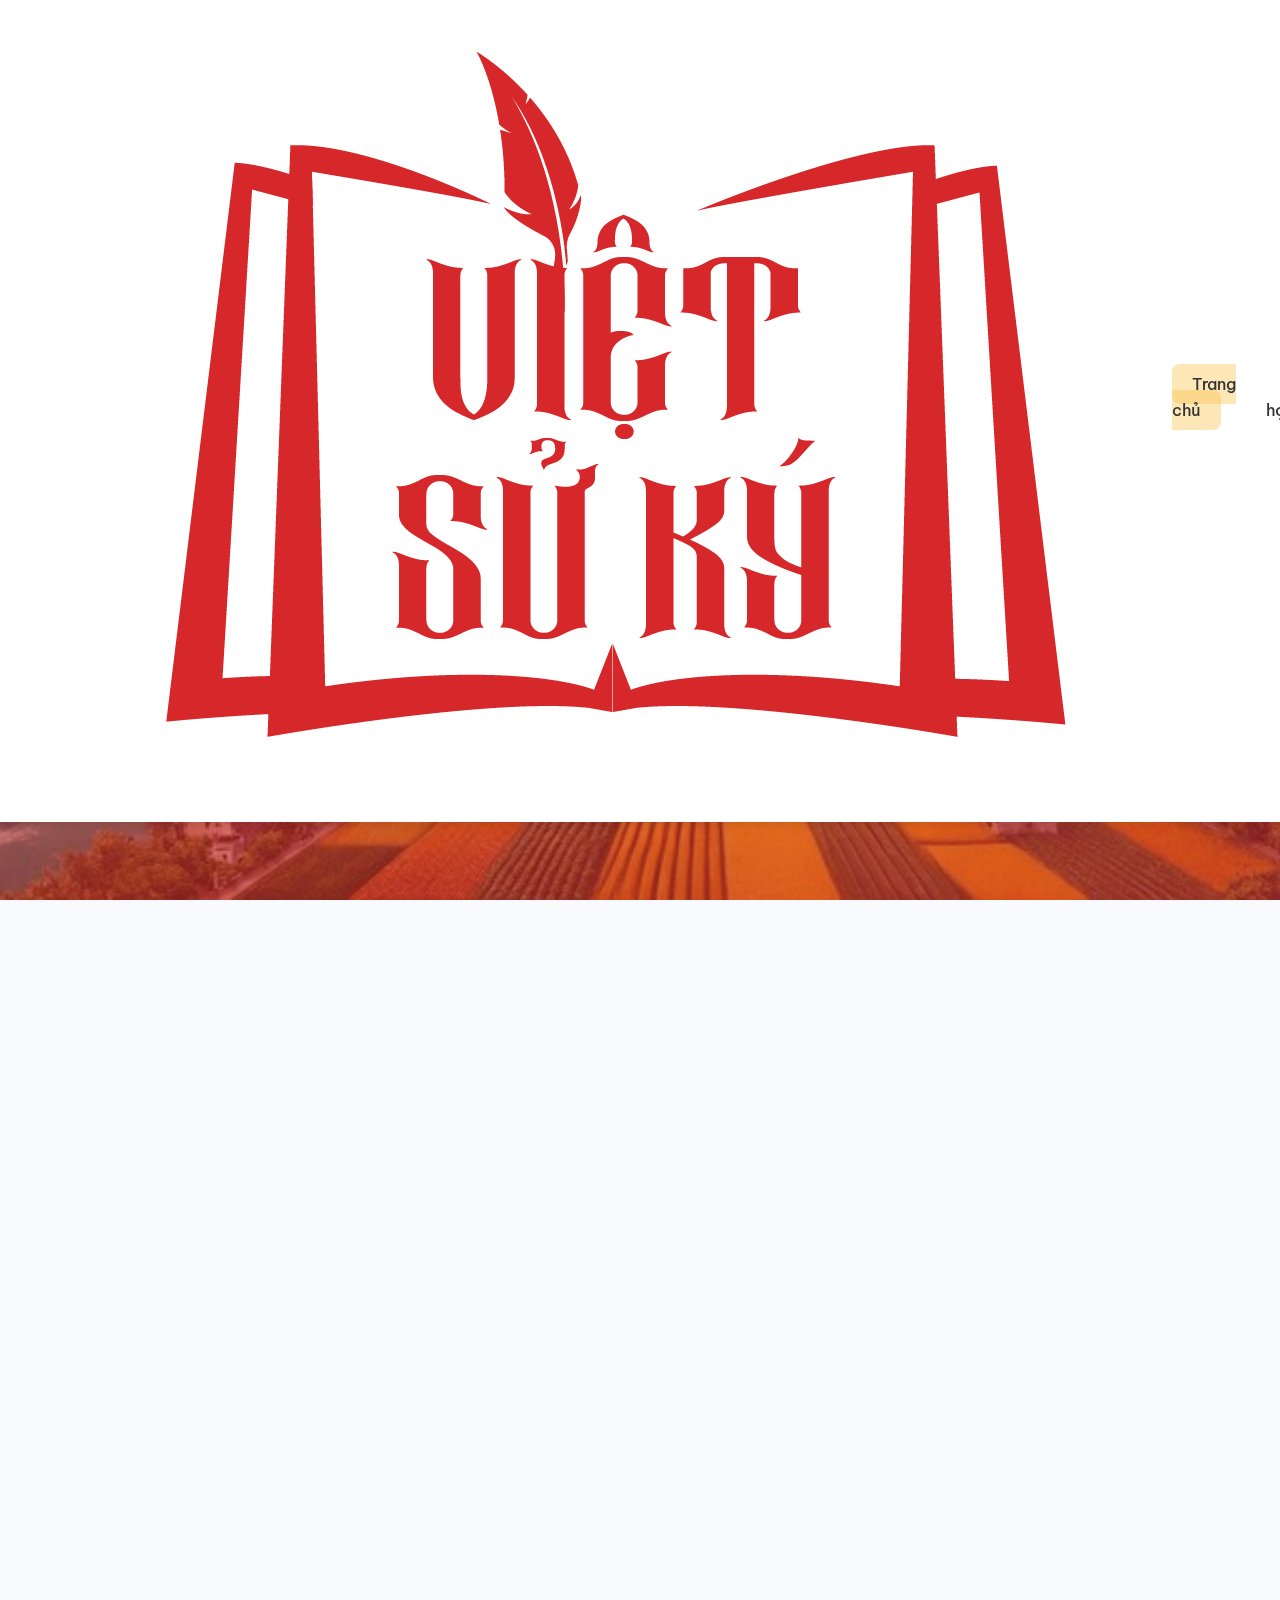
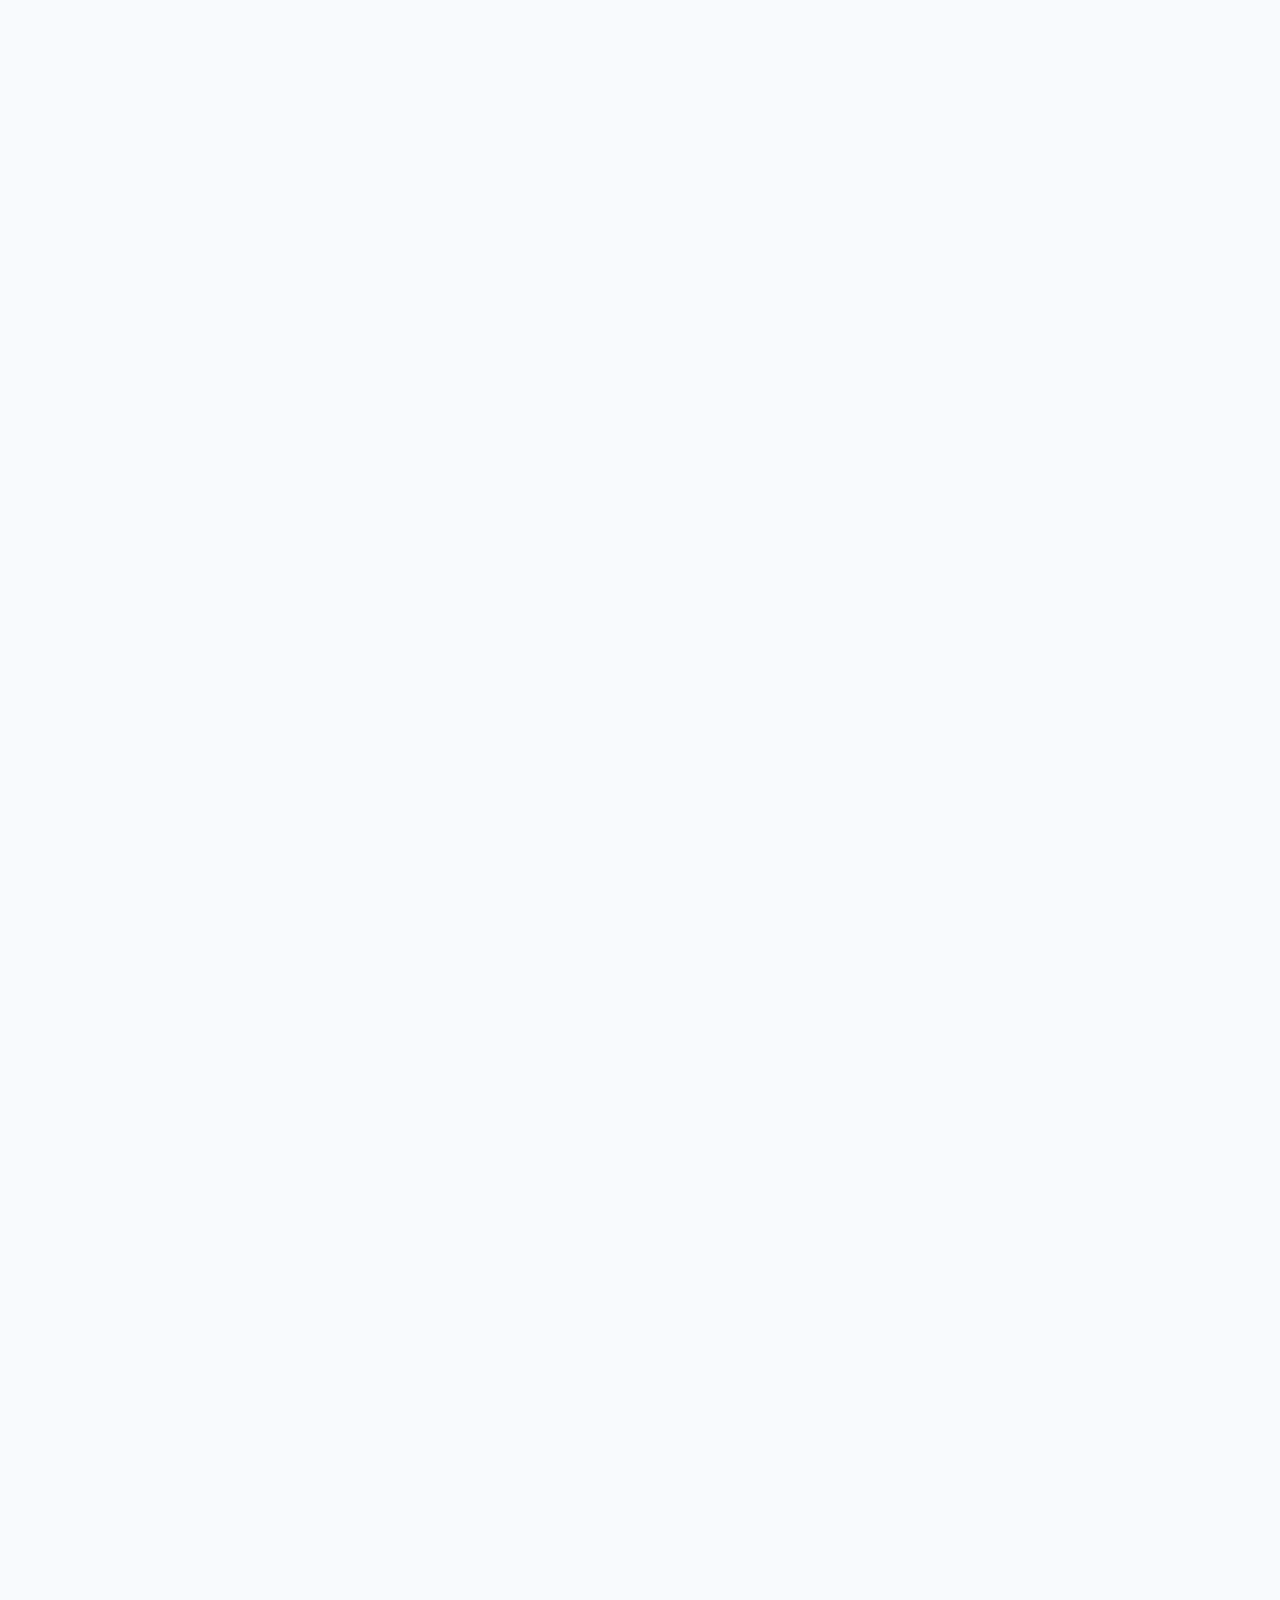
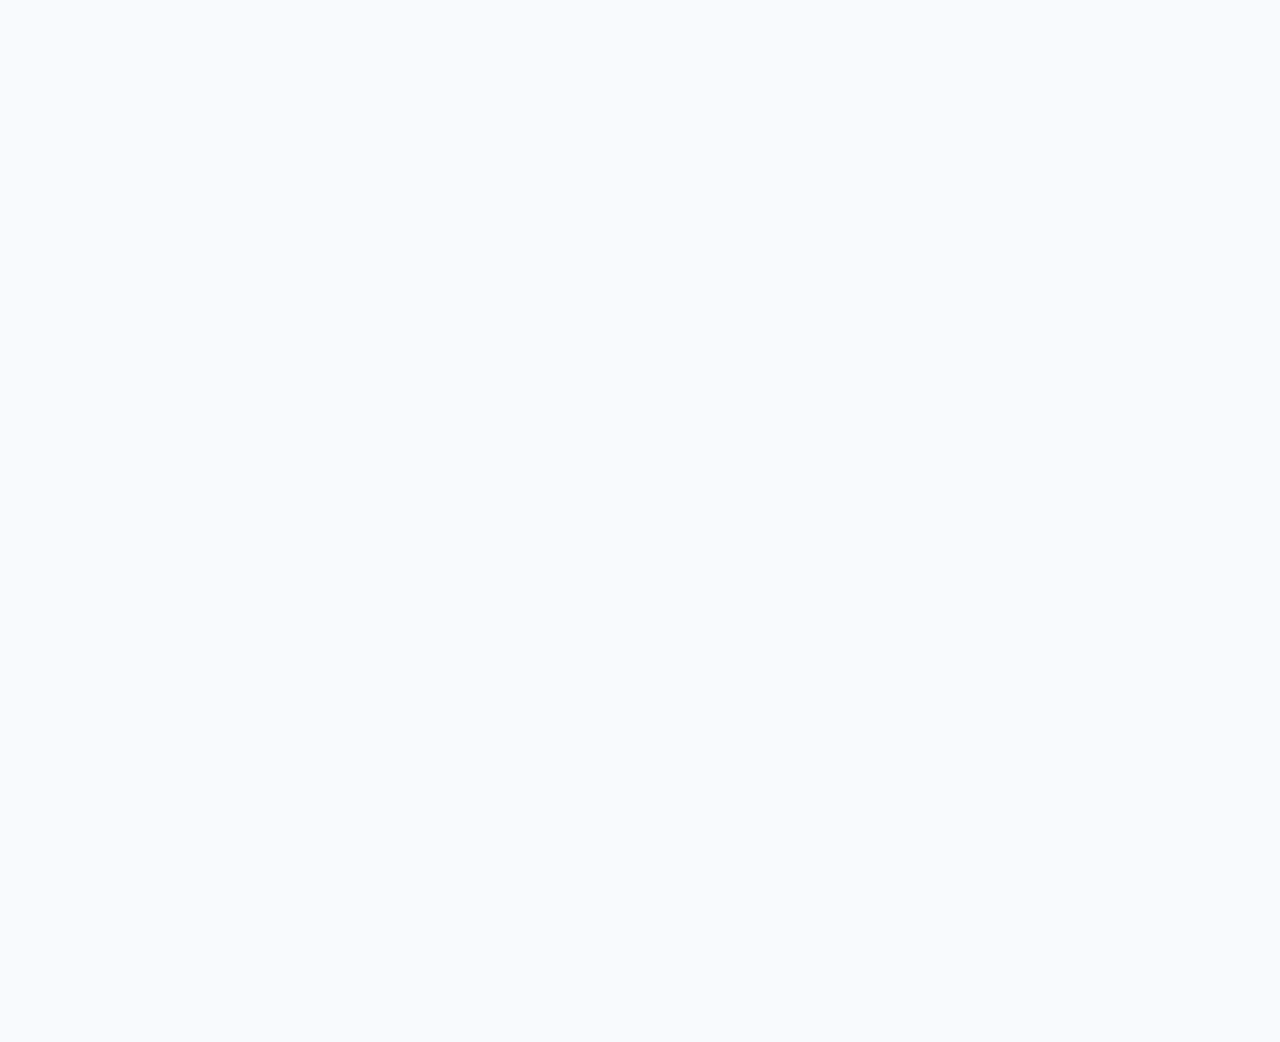
<file: index_new.html>
<!DOCTYPE html>
<html lang="vi">

<head>
    <meta charset="UTF-8">
    <meta name="viewport" content="width=device-width, initial-scale=1.0">
    <link href="https://fonts.googleapis.com/css?family=Be+Vietnam+Pro:300,400,500,600,700&display=swap" rel="stylesheet" />
    <link href="https://fonts.googleapis.com/css?family=Be+Vietnam:300,400,500,600,700&display=swap" rel="stylesheet" />
    <link href="css/main.css" rel="stylesheet" />
    <title>Việt Sử Ký - Trang học lịch sử Việt Nam</title>
</head>

<body>
    <!-- Header -->
    <header class="header">
        <div class="container">
            <div class="logo">
                <img src="images/logo.png" alt="Việt Sử Ký" />
            </div>
            <nav class="nav">
                <ul class="nav-menu">
                    <li><a href="#" class="nav-link active">Trang chủ</a></li>
                    <li><a href="#courses" class="nav-link">Khoá học</a></li>
                    <li><a href="#pricing" class="nav-link">Chi phí</a></li>
                    <li><a href="#about" class="nav-link">Về chúng tôi</a></li>
                    <li><a href="#contact" class="nav-link">Liên hệ</a></li>
                </ul>
            </nav>
            <div class="auth-buttons">
                <button class="btn btn-outline">Sign Up</button>
                <button class="btn btn-primary">Login</button>
            </div>
        </div>
    </header>

    <!-- Hero Section -->
    <section class="hero">
        <div class="hero-background"></div>
        <div class="hero-content">
            <p class="hero-greeting">Chào mừng bạn đến với</p>
            <h1 class="hero-title">Việt Sử Ký</h1>
            <p class="hero-subtitle">Vậy đi chả biết ghi gì ở đây cả ai nghĩ đi</p>
        </div>
    </section>

    <!-- What makes us different section -->
    <section class="features">
        <div class="container">
            <div class="features-content">
                <div class="features-text">
                    <h2 class="features-title">
                        <span class="features-title-small">What makes us</span>
                        <span class="features-title-large">Differences?</span>
                    </h2>
                    <p class="features-description">
                        Lorem ipsum dolor sit amet, consectetur adipiscing elit, sed do eiusmod tempor
                    </p>
                </div>
                <div class="features-cards">
                    <div class="feature-card">
                        <div class="feature-number">01</div>
                        <h3 class="feature-title">Bài giảng khoa học</h3>
                        <p class="feature-description">
                            Lorem ipsum dolor sit amet, consectetur adipiscing elit, sed do eiusmod tempor incididunt ut
                            labore et dolore magna aliqua. Ut enim ad minim veniam, quis nostrud exercitation ullamco
                        </p>
                    </div>
                    <div class="feature-card">
                        <div class="feature-number">01</div>
                        <h3 class="feature-title">Bài giảng khoa học</h3>
                        <p class="feature-description">
                            Lorem ipsum dolor sit amet, consectetur adipiscing elit, sed do eiusmod tempor incididunt ut
                            labore et dolore magna aliqua. Ut enim ad minim veniam, quis nostrud exercitation ullamco
                        </p>
                    </div>
                    <div class="feature-card">
                        <div class="feature-number">01</div>
                        <h3 class="feature-title">Bài giảng khoa học</h3>
                        <p class="feature-description">
                            Lorem ipsum dolor sit amet, consectetur adipiscing elit, sed do eiusmod tempor incididunt ut
                            labore et dolore magna aliqua. Ut enim ad minim veniam, quis nostrud exercitation ullamco
                        </p>
                    </div>
                </div>
            </div>
        </div>
    </section>

    <!-- Achievements section -->
    <section class="achievements">
        <div class="container">
            <div class="achievements-content">
                <div class="achievements-text">
                    <h2 class="achievements-title">Impressive Achievements</h2>
                    <p class="achievements-description">
                        Lorem ipsum dolor sit amet, consectetur adipiscing elit, sed do eiusmod tempor incididunt ut
                        labore et dolore magna aliqua. Ut enim ad minim veniam, quis nostrud exercitation ullamco
                        laboris nisi ut aliquip ex ea
                    </p>
                </div>
                <div class="achievements-stats">
                    <div class="stat-item">
                        <div class="stat-number">5,000</div>
                        <div class="stat-label">Lượt đăng ký tài khoản</div>
                    </div>
                    <div class="stat-item">
                        <div class="stat-number">5,000</div>
                        <div class="stat-label">Lượt đăng ký tài khoản</div>
                    </div>
                    <div class="stat-item">
                        <div class="stat-number">5,000</div>
                        <div class="stat-label">Lượt đăng ký tài khoản</div>
                    </div>
                    <div class="stat-item">
                        <div class="stat-number">5,000</div>
                        <div class="stat-label">Lượt đăng ký tài khoản</div>
                    </div>
                </div>
            </div>
        </div>
    </section>

    <!-- Feedback section -->
    <section class="feedback">
        <div class="container">
            <div class="feedback-header">
                <div class="feedback-title">
                    <h2>Feedback</h2>
                    <p>Lorem ipsum dolor sit amet consectetur. Tempus tincidunt etiam eget elit id imperdiet et. Cras eu
                        sit dignissim lorem nibh et. Ac cum eget habitasse in velit fringilla feugiat senectus in.</p>
                </div>
                <button class="btn btn-outline">View All</button>
            </div>
            <div class="feedback-grid">
                <div class="feedback-card">
                    <p class="feedback-text">
                        The web design course provided a solid foundation for me. The instructors were knowledgeable and
                        supportive, and the interactive learning environment was engaging. I highly recommend it!
                    </p>
                    <div class="feedback-author">
                        <div class="author-info">
                            <div class="author-avatar"></div>
                            <span class="author-name">Sarah L</span>
                        </div>
                        <button class="read-more">Read Full Story</button>
                    </div>
                </div>
                <div class="feedback-card">
                    <p class="feedback-text">
                        The UI/UX design course exceeded my expectations. The instructor's expertise and practical
                        assignments helped me improve my design skills. I feel more confident in my career now. Thank
                        you!
                    </p>
                    <div class="feedback-author">
                        <div class="author-info">
                            <div class="author-avatar"></div>
                            <span class="author-name">Jason M</span>
                        </div>
                        <button class="read-more">Read Full Story</button>
                    </div>
                </div>
                <div class="feedback-card">
                    <p class="feedback-text">
                        The mobile app development course was fantastic! The step-by-step tutorials and hands-on
                        projects helped me grasp the concepts easily. I'm now building my own app. Great course!
                    </p>
                    <div class="feedback-author">
                        <div class="author-info">
                            <div class="author-avatar"></div>
                            <span class="author-name">Emily R</span>
                        </div>
                        <button class="read-more">Read Full Story</button>
                    </div>
                </div>
                <div class="feedback-card">
                    <p class="feedback-text">
                        I enrolled in the graphic design course as a beginner, and it was the perfect starting point. The
                        instructor's guidance and feedback improved my design abilities significantly. I'm grateful for
                        this course!
                    </p>
                    <div class="feedback-author">
                        <div class="author-info">
                            <div class="author-avatar"></div>
                            <span class="author-name">Michael K</span>
                        </div>
                        <button class="read-more">Read Full Story</button>
                    </div>
                </div>
            </div>
        </div>
    </section>

    <!-- Pricing section -->
    <section class="pricing" id="pricing">
        <div class="container">
            <h2 class="pricing-title">Pricing and Plan</h2>
            <div class="pricing-grid">
                <div class="pricing-card">
                    <div class="pricing-header">
                        <h3 class="plan-name">Trial</h3>
                        <div class="plan-price">
                            <span class="price">0 đ</span>
                            <span class="period">/tháng</span>
                        </div>
                        <p class="plan-description">
                            Cho xem chưa chất chút xong thì thi chúng nó mua
                        </p>
                    </div>
                    <div class="pricing-features">
                        <div class="feature">
                            <span class="feature-icon">✓</span>
                            <span class="feature-text">Xem chưa th</span>
                        </div>
                        <div class="feature">
                            <span class="feature-icon">✓</span>
                            <span class="feature-text">Xem chưa th</span>
                        </div>
                        <div class="feature">
                            <span class="feature-icon">✓</span>
                            <span class="feature-text">Xem chưa th</span>
                        </div>
                        <div class="feature">
                            <span class="feature-icon">✓</span>
                            <span class="feature-text">Xem chưa th</span>
                        </div>
                        <div class="feature">
                            <span class="feature-icon">✓</span>
                            <span class="feature-text">Xem chưa th</span>
                        </div>
                    </div>
                    <button class="btn btn-outline pricing-btn">Choose plan</button>
                </div>

                <div class="pricing-card">
                    <div class="pricing-header">
                        <h3 class="plan-name">In-web</h3>
                        <div class="plan-price">
                            <span class="price">29.000 đ</span>
                            <span class="period">/tháng</span>
                        </div>
                        <p class="plan-description">
                            Gói này cho chăng nó đủ đủ đơn mua skin với xem thêm cái 3D
                        </p>
                    </div>
                    <div class="pricing-features">
                        <div class="feature">
                            <span class="feature-icon">✓</span>
                            <span class="feature-text">in web đủ đơn th</span>
                        </div>
                        <div class="feature">
                            <span class="feature-icon">✓</span>
                            <span class="feature-text">in web đủ đơn th</span>
                        </div>
                        <div class="feature">
                            <span class="feature-icon">✓</span>
                            <span class="feature-text">in web đủ đơn th</span>
                        </div>
                        <div class="feature">
                            <span class="feature-icon">✓</span>
                            <span class="feature-text">in web đủ đơn th</span>
                        </div>
                        <div class="feature">
                            <span class="feature-icon">✓</span>
                            <span class="feature-text">in web đủ đơn th</span>
                        </div>
                    </div>
                    <button class="btn btn-outline pricing-btn">Choose plan</button>
                </div>

                <div class="pricing-card featured">
                    <div class="pricing-header">
                        <h3 class="plan-name">Premium</h3>
                        <div class="plan-price">
                            <span class="price">159.000 đ</span>
                            <span class="period">/tháng</span>
                        </div>
                        <p class="plan-description">
                            Gói này tỏ gọi mua tệ mót thằng nó giá quá rẻ
                        </p>
                    </div>
                    <div class="pricing-features">
                        <div class="feature">
                            <span class="feature-icon">✓</span>
                            <span class="feature-text">Mua tệ những gía quá tỏ rẻ lun</span>
                        </div>
                        <div class="feature">
                            <span class="feature-icon">✓</span>
                            <span class="feature-text">Mua tệ những gía quá tỏ rẻ lun</span>
                        </div>
                        <div class="feature">
                            <span class="feature-icon">✓</span>
                            <span class="feature-text">Mua tệ những gía quá tỏ rẻ lun</span>
                        </div>
                        <div class="feature">
                            <span class="feature-icon">✓</span>
                            <span class="feature-text">Mua tệ những gía quá tỏ rẻ lun</span>
                        </div>
                        <div class="feature">
                            <span class="feature-icon">✓</span>
                            <span class="feature-text">Mua tệ những gía quá tỏ rẻ lun</span>
                        </div>
                    </div>
                    <button class="btn btn-primary pricing-btn">Choose plan</button>
                </div>

                <div class="pricing-card">
                    <div class="pricing-header">
                        <h3 class="plan-name">School</h3>
                        <div class="plan-price">
                            <span class="price">280.000.000 đ</span>
                            <span class="period">/năm</span>
                        </div>
                        <p class="plan-description">
                            Gói này tỏ gọi nhà trường nhe hế hổ đi ababa
                        </p>
                    </div>
                    <div class="pricing-features">
                        <div class="feature">
                            <span class="feature-icon">✓</span>
                            <span class="feature-text">ý tỏ trường giãu và đi đầu tu cho hế</span>
                        </div>
                        <div class="feature">
                            <span class="feature-icon">✓</span>
                            <span class="feature-text">ý tỏ trường giãu và đi đầu tu cho hế</span>
                        </div>
                        <div class="feature">
                            <span class="feature-icon">✓</span>
                            <span class="feature-text">ý tỏ trường giãu và đi đầu tu cho hế</span>
                        </div>
                        <div class="feature">
                            <span class="feature-icon">✓</span>
                            <span class="feature-text">ý tỏ trường giãu và đi đầu tu cho hế</span>
                        </div>
                        <div class="feature">
                            <span class="feature-icon">✓</span>
                            <span class="feature-text">ý tỏ trường giãu và đi đầu tu cho hế</span>
                        </div>
                    </div>
                    <button class="btn btn-outline pricing-btn">Choose plan</button>
                </div>
            </div>
        </div>
    </section>

    <script src="js/script.js"></script>
</body>

</html>
</file>
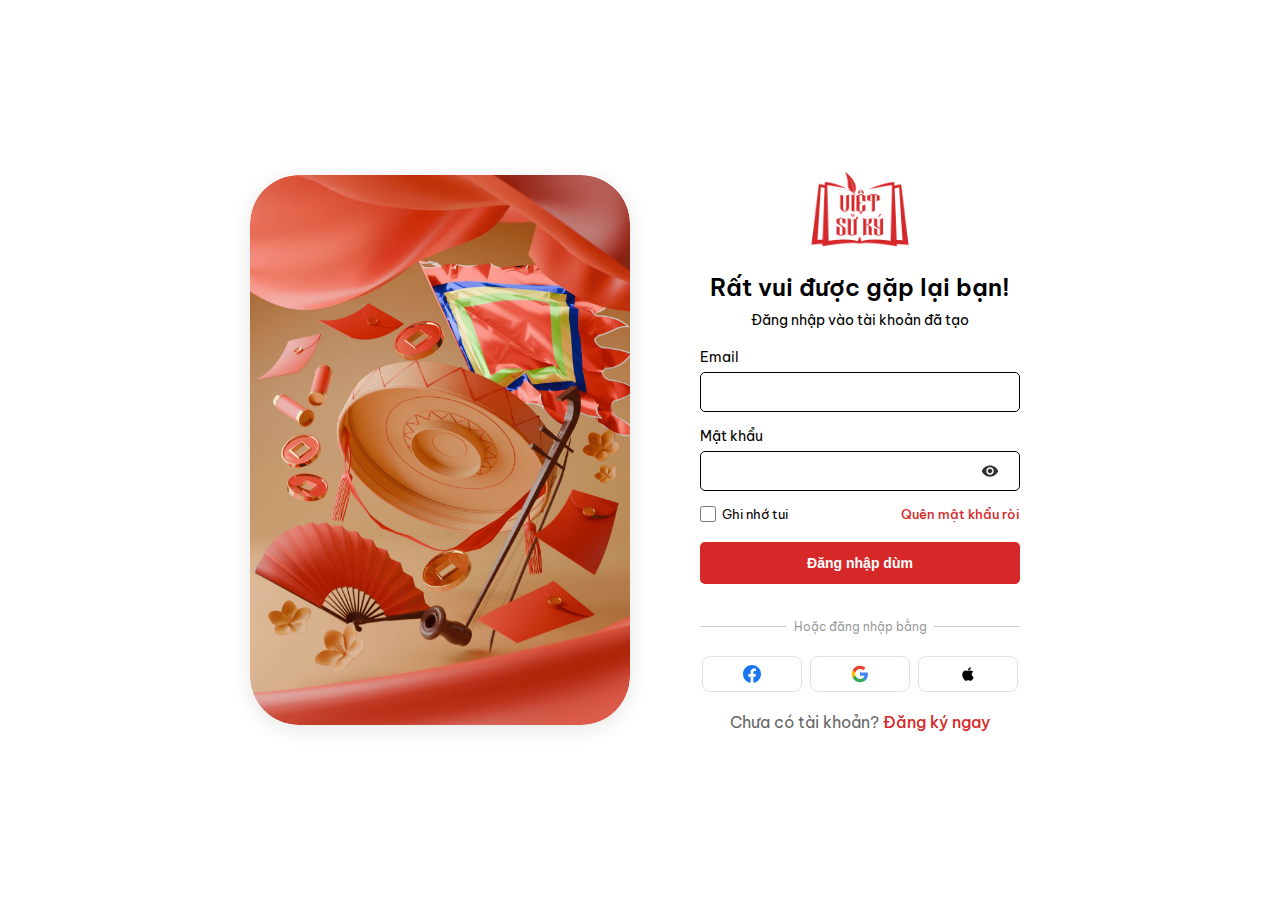
<file: login.html>
<!DOCTYPE html>
<html lang="vi">

<head>
    <meta charset="UTF-8">
    <meta name="viewport" content="width=device-width, initial-scale=1.0">
    <title>Đăng nhập - Việt Sử Ký</title>
    <link href="https://fonts.googleapis.com/css2?family=Be+Vietnam:wght@400;500;600;700&display=swap"
        rel="stylesheet" />
    <link href="css/login-new.css" rel="stylesheet" />
    <link href="css/page-transition.css" rel="stylesheet" />
    <script>
        // Immediate loader hide for back navigation
        if (window.performance && window.performance.navigation.type === 2) {
            // This is back/forward navigation - hide loader immediately
            document.addEventListener('DOMContentLoaded', function() {
                const loader = document.getElementById('pageLoader');
                if (loader) {
                    loader.style.display = 'none';
                }
                const pageContent = document.querySelector('.page-content');
                if (pageContent) {
                    pageContent.style.opacity = '1';
                    pageContent.style.transform = 'translateY(0)';
                }
                document.body.style.opacity = '1';
            });
        }
    </script>
    <style></style>
</head>

<body>
    <!-- Page Loader -->
    <div id="pageLoader" class="page-loader">
        <div class="loader-content">
            <div class="loader-logo">
                <img src="images/logo.png" alt="Việt Sử Ký Logo">
            </div>
            <div class="loader-title">Việt Sử Ký</div>
            <div class="loader-text">Đang tải...</div>
            <div class="loader-progress">
                <div class="progress-bar"></div>
            </div>
            <div class="progress-percentage">0%</div>
        </div>
    </div>

    <!-- Page Content -->
    <div class="page-content">
        <div class="login-container">
            <!-- Left Side - Image -->
            <div class="login-left">
                <div class="login-image">
                    <img src="images/v1_271.png" alt="Việt Sử Ký Background">
                </div>
            </div>

            <!-- Right Side - Form -->
            <div class="login-right">
                <div class="login-form-container">
                    <!-- Logo -->
                    <div class="login-logo">
                        <img src="images/logo.png" alt="Việt Sử Ký Logo" class="logo-image" data-navigate="index"
                            style="cursor: pointer;">
                    </div>

                    <!-- Header -->
                    <div class="login-header">
                        <h1>Rất vui được gặp lại bạn!</h1>
                        <p>Đăng nhập vào tài khoản đã tạo</p>
                    </div>

                    <!-- Form -->
                    <form class="login-form" id="loginForm" data-navigate-to="index.html">
                        <div class="form-group">
                            <label for="email">Email</label>
                            <input type="email" id="email" name="email" required>
                        </div>

                        <div class="form-group">
                            <label for="password">Mật khẩu</label>
                            <div class="password-input">
                                <input type="password" id="password" name="password" required>
                                <button type="button" class="toggle-password" onclick="togglePassword()">
                                    <svg width="18" height="18" viewBox="0 0 24 24" fill="none">
                                        <path
                                            d="M12 4.5C7 4.5 2.73 7.61 1 12c1.73 4.39 6 7.5 11 7.5s9.27-3.11 11-7.5c-1.73-4.39-6-7.5-11-7.5zM12 17c-2.76 0-5-2.24-5-5s2.24-5 5-5 5 2.24 5 5-2.24 5-5 5zm0-8c-1.66 0-3 1.34-3 3s1.34 3 3 3 3-1.34 3-3-1.34-3-3-3z"
                                            fill="#303030" />
                                    </svg>
                                </button>
                            </div>
                        </div>

                        <div class="form-options">
                            <div class="remember-me">
                                <input type="checkbox" id="remember" name="remember">
                                <label for="remember">Ghi nhớ tui</label>
                            </div>
                            <a href="#" class="forgot-password">Quên mật khẩu ròi</a>
                        </div>

                        <button type="submit" class="login-btn">Đăng nhập dùm</button>
                    </form>

                    <!-- Social Login -->
                    <div class="social-login">
                        <div class="divider">
                            <span>Hoặc đăng nhập bằng</span>
                        </div>

                        <div class="social-buttons">
                            <button class="social-btn facebook">
                                <svg width="20" height="20" viewBox="0 0 24 24" fill="none">
                                    <path
                                        d="M24 12.073c0-6.627-5.373-12-12-12s-12 5.373-12 12c0 5.99 4.388 10.954 10.125 11.854v-8.385H7.078v-3.47h3.047V9.43c0-3.007 1.792-4.669 4.533-4.669 1.312 0 2.686.235 2.686.235v2.953H15.83c-1.491 0-1.956.925-1.956 1.874v2.25h3.328l-.532 3.47h-2.796v8.385C19.612 23.027 24 18.062 24 12.073z"
                                        fill="#1877F2" />
                                </svg>
                            </button>

                            <button class="social-btn google">
                                <svg width="20" height="20" viewBox="0 0 24 24" fill="none">
                                    <path
                                        d="M22.56 12.25c0-.78-.07-1.53-.2-2.25H12v4.26h5.92c-.26 1.37-1.04 2.53-2.21 3.31v2.77h3.57c2.08-1.92 3.28-4.74 3.28-8.09z"
                                        fill="#4285F4" />
                                    <path
                                        d="M12 23c2.97 0 5.46-.98 7.28-2.66l-3.57-2.77c-.98.66-2.23 1.06-3.71 1.06-2.86 0-5.29-1.93-6.16-4.53H2.18v2.84C3.99 20.53 7.7 23 12 23z"
                                        fill="#34A853" />
                                    <path
                                        d="M5.84 14.09c-.22-.66-.35-1.36-.35-2.09s.13-1.43.35-2.09V7.07H2.18C1.43 8.55 1 10.22 1 12s.43 3.45 1.18 4.93l2.85-2.22.81-.62z"
                                        fill="#FBBC05" />
                                    <path
                                        d="M12 5.38c1.62 0 3.06.56 4.21 1.64l3.15-3.15C17.45 2.09 14.97 1 12 1 7.7 1 3.99 3.47 2.18 7.07l3.66 2.84c.87-2.6 3.3-4.53 6.16-4.53z"
                                        fill="#EA4335" />
                                </svg>
                            </button>

                            <button class="social-btn apple">
                                <svg width="20" height="20" viewBox="0 0 24 24" fill="none">
                                    <path
                                        d="M17.05 20.28c-.98.95-2.05.8-3.08.35-1.09-.46-2.09-.48-3.24 0-1.44.62-2.2.44-3.06-.35C2.79 15.25 3.51 7.59 9.05 7.31c1.35.07 2.29.74 3.08.8 1.18-.24 2.31-.93 3.57-.84 1.51.12 2.65.72 3.4 1.8-3.12 1.87-2.38 5.98.48 7.13-.57 1.5-1.31 2.99-2.54 4.09l.01-.01zM12.03 7.25c-.15-2.23 1.66-4.07 3.74-4.25.29 2.58-2.34 4.5-3.74 4.25z"
                                        fill="#000" />
                                </svg>
                            </button>
                        </div>
                    </div>
                    <div style="text-align: center; margin-top: 20px;">
                        <span style="color: #666;">Chưa có tài khoản? </span>
                        <a href="register.html" data-navigate="register"
                            style="color: #d62829; text-decoration: none; font-weight: 500;">Đăng ký ngay</a>
                    </div>
                </div>
            </div>
        </div>
    </div>

    <script>
        function togglePassword() {
            const passwordInput = document.getElementById('password');
            const toggleBtn = document.querySelector('.toggle-password');

            if (passwordInput.type === 'password') {
                passwordInput.type = 'text';
                toggleBtn.innerHTML = `
                    <svg width="18" height="18" viewBox="0 0 24 24" fill="none">
                        <path d="M12 7c2.76 0 5 2.24 5 5 0 .65-.13 1.26-.36 1.83l2.92 2.92c1.51-1.26 2.7-4.39 3.43-6.25-1.73-4.39-6-7.5-11-7.5-1.4 0-2.74.25-3.98.7l2.16 2.16C10.74 7.13 11.35 7 12 7zM2 4.27l2.28 2.28.46.46C3.08 8.3 1.78 10.02 1 12c1.73 4.39 6 7.5 11 7.5 1.55 0 3.03-.3 4.38-.84l.42.42L19.73 22 21 20.73 3.27 3 2 4.27zM7.53 9.8l1.55 1.55c-.05.21-.08.43-.08.65 0 1.66 1.34 3 3 3 .22 0 .44-.03.65-.08l1.55 1.55c-.67.33-1.41.53-2.2.53-2.76 0-5-2.24-5-5 0-.79.2-1.53.53-2.2zm4.31-.78l3.15 3.15.02-.16c0-1.66-1.34-3-3-3l-.17.01z" fill="#303030"/>
                    </svg>
                `;
            } else {
                passwordInput.type = 'password';
                toggleBtn.innerHTML = `
                    <svg width="18" height="18" viewBox="0 0 24 24" fill="none">
                        <path d="M12 4.5C7 4.5 2.73 7.61 1 12c1.73 4.39 6 7.5 11 7.5s9.27-3.11 11-7.5c-1.73-4.39-6-7.5-11-7.5zM12 17c-2.76 0-5-2.24-5-5s2.24-5 5-5 5 2.24 5 5-2.24 5-5 5zm0-8c-1.66 0-3 1.34-3 3s1.34 3 3 3 3-1.34 3-3-1.34-3-3-3z" fill="#303030"/>
                    </svg>
                `;
            }
        }
    </script>
    <script src="js/page-transition.js"></script>
    <script src="js/simple-navigation.js"></script>
    </div>
</body>

</html>
</file>
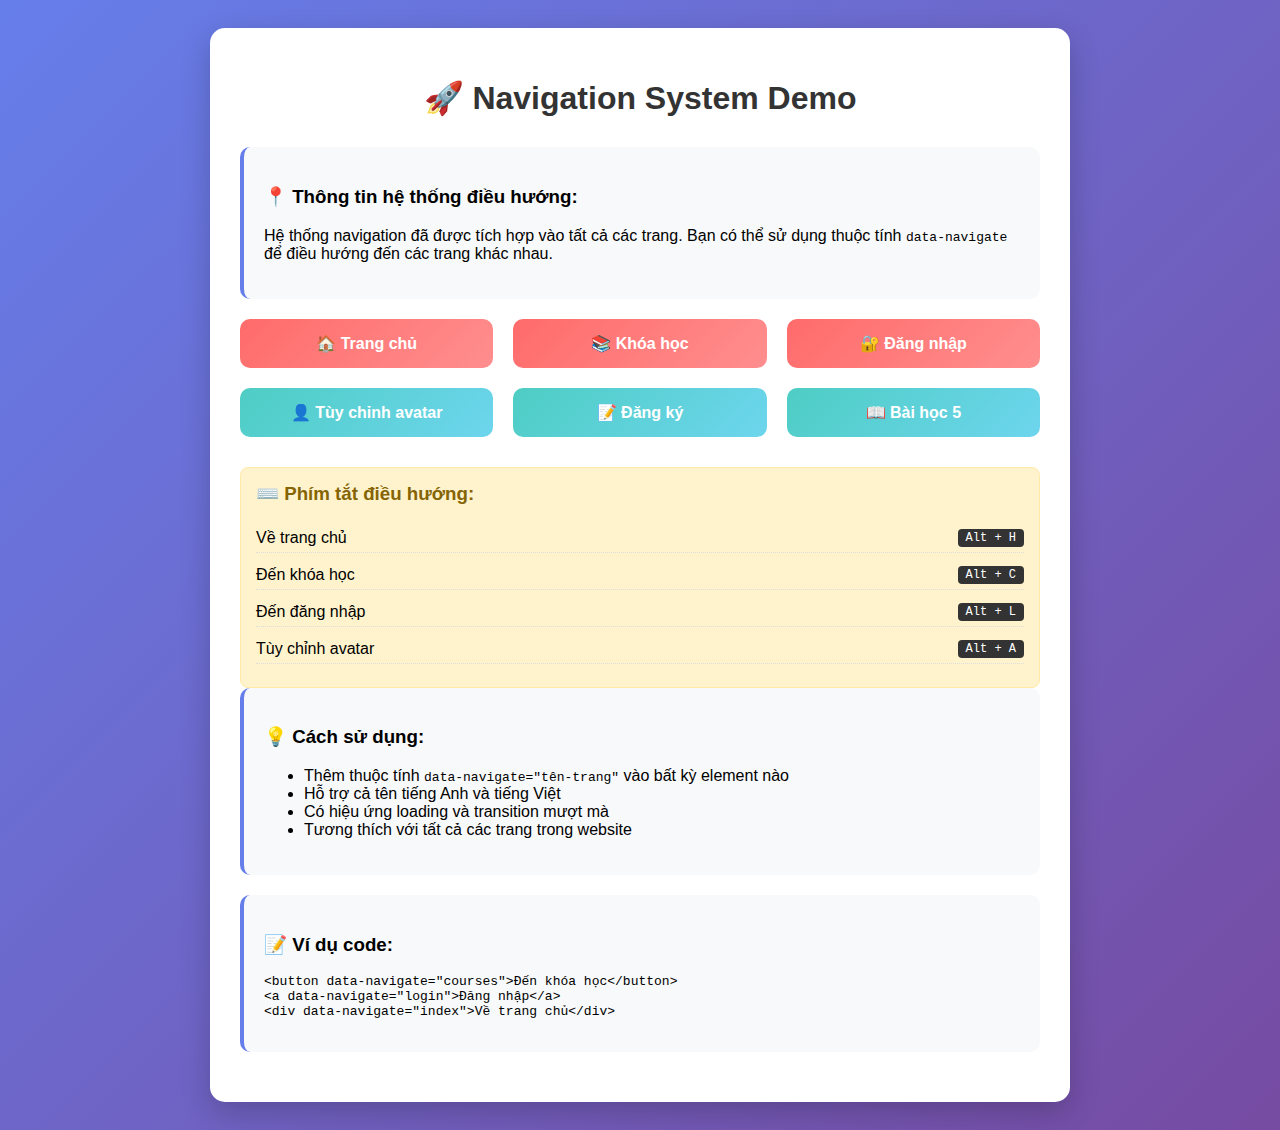
<file: navigation-demo.html>
<!DOCTYPE html>
<html lang="vi">
<head>
    <meta charset="UTF-8">
    <meta name="viewport" content="width=device-width, initial-scale=1.0">
    <title>Navigation System Demo</title>
    <style>
        body {
            font-family: 'Be Vietnam', sans-serif;
            padding: 20px;
            background: linear-gradient(135deg, #667eea 0%, #764ba2 100%);
            min-height: 100vh;
        }
        
        .demo-container {
            max-width: 800px;
            margin: 0 auto;
            background: white;
            padding: 30px;
            border-radius: 15px;
            box-shadow: 0 10px 30px rgba(0,0,0,0.2);
        }
        
        h1 {
            text-align: center;
            color: #333;
            margin-bottom: 30px;
        }
        
        .nav-grid {
            display: grid;
            grid-template-columns: repeat(auto-fit, minmax(200px, 1fr));
            gap: 20px;
            margin-bottom: 30px;
        }
        
        .nav-button {
            padding: 15px 20px;
            background: linear-gradient(135deg, #FF6B6B, #FF8E8E);
            color: white;
            border: none;
            border-radius: 10px;
            cursor: pointer;
            font-size: 16px;
            font-weight: 600;
            transition: all 0.3s ease;
            text-decoration: none;
            display: flex;
            align-items: center;
            justify-content: center;
        }
        
        .nav-button:hover {
            transform: translateY(-2px);
            box-shadow: 0 5px 15px rgba(255, 107, 107, 0.4);
        }
        
        .nav-button.secondary {
            background: linear-gradient(135deg, #4ECDC4, #6DD5ED);
        }
        
        .nav-button.secondary:hover {
            box-shadow: 0 5px 15px rgba(78, 205, 196, 0.4);
        }
        
        .info-box {
            background: #f8f9fa;
            padding: 20px;
            border-radius: 10px;
            border-left: 4px solid #667eea;
            margin-bottom: 20px;
        }
        
        .shortcut-list {
            background: #fff3cd;
            padding: 15px;
            border-radius: 8px;
            border: 1px solid #ffeaa7;
        }
        
        .shortcut-list h3 {
            margin-top: 0;
            color: #856404;
        }
        
        .shortcut-item {
            display: flex;
            justify-content: space-between;
            margin: 8px 0;
            padding: 5px 0;
            border-bottom: 1px dotted #ddd;
        }
        
        .shortcut-key {
            background: #333;
            color: white;
            padding: 2px 8px;
            border-radius: 4px;
            font-family: monospace;
            font-size: 12px;
        }
    </style>
</head>
<body>
    <div class="demo-container">
        <h1>🚀 Navigation System Demo</h1>
        
        <div class="info-box">
            <h3>📍 Thông tin hệ thống điều hướng:</h3>
            <p>Hệ thống navigation đã được tích hợp vào tất cả các trang. Bạn có thể sử dụng thuộc tính <code>data-navigate</code> để điều hướng đến các trang khác nhau.</p>
        </div>
        
        <div class="nav-grid">
            <button class="nav-button" data-navigate="index">🏠 Trang chủ</button>
            <button class="nav-button" data-navigate="courses">📚 Khóa học</button>
            <button class="nav-button" data-navigate="login">🔐 Đăng nhập</button>
            <button class="nav-button secondary" data-navigate="avatar-customizer">👤 Tùy chỉnh avatar</button>
            <button class="nav-button secondary" data-navigate="register">📝 Đăng ký</button>
            <button class="nav-button secondary" data-navigate="course5">📖 Bài học 5</button>
        </div>
        
        <div class="shortcut-list">
            <h3>⌨️ Phím tắt điều hướng:</h3>
            <div class="shortcut-item">
                <span>Về trang chủ</span>
                <span class="shortcut-key">Alt + H</span>
            </div>
            <div class="shortcut-item">
                <span>Đến khóa học</span>
                <span class="shortcut-key">Alt + C</span>
            </div>
            <div class="shortcut-item">
                <span>Đến đăng nhập</span>
                <span class="shortcut-key">Alt + L</span>
            </div>
            <div class="shortcut-item">
                <span>Tùy chỉnh avatar</span>
                <span class="shortcut-key">Alt + A</span>
            </div>
        </div>
        
        <div class="info-box">
            <h3>💡 Cách sử dụng:</h3>
            <ul>
                <li>Thêm thuộc tính <code>data-navigate="tên-trang"</code> vào bất kỳ element nào</li>
                <li>Hỗ trợ cả tên tiếng Anh và tiếng Việt</li>
                <li>Có hiệu ứng loading và transition mượt mà</li>
                <li>Tương thích với tất cả các trang trong website</li>
            </ul>
        </div>
        
        <div class="info-box">
            <h3>📝 Ví dụ code:</h3>
            <pre><code>&lt;button data-navigate="courses"&gt;Đến khóa học&lt;/button&gt;
&lt;a data-navigate="login"&gt;Đăng nhập&lt;/a&gt;
&lt;div data-navigate="index"&gt;Về trang chủ&lt;/div&gt;</code></pre>
        </div>
    </div>

    <script src="js/navigation.js"></script>
    <script>
        // Additional demo functionality
        document.addEventListener('DOMContentLoaded', function() {
            console.log('📱 Navigation Demo loaded!');
            console.log('🎯 Try clicking the buttons above or using keyboard shortcuts!');
        });
    </script>
</body>
</html>
</file>
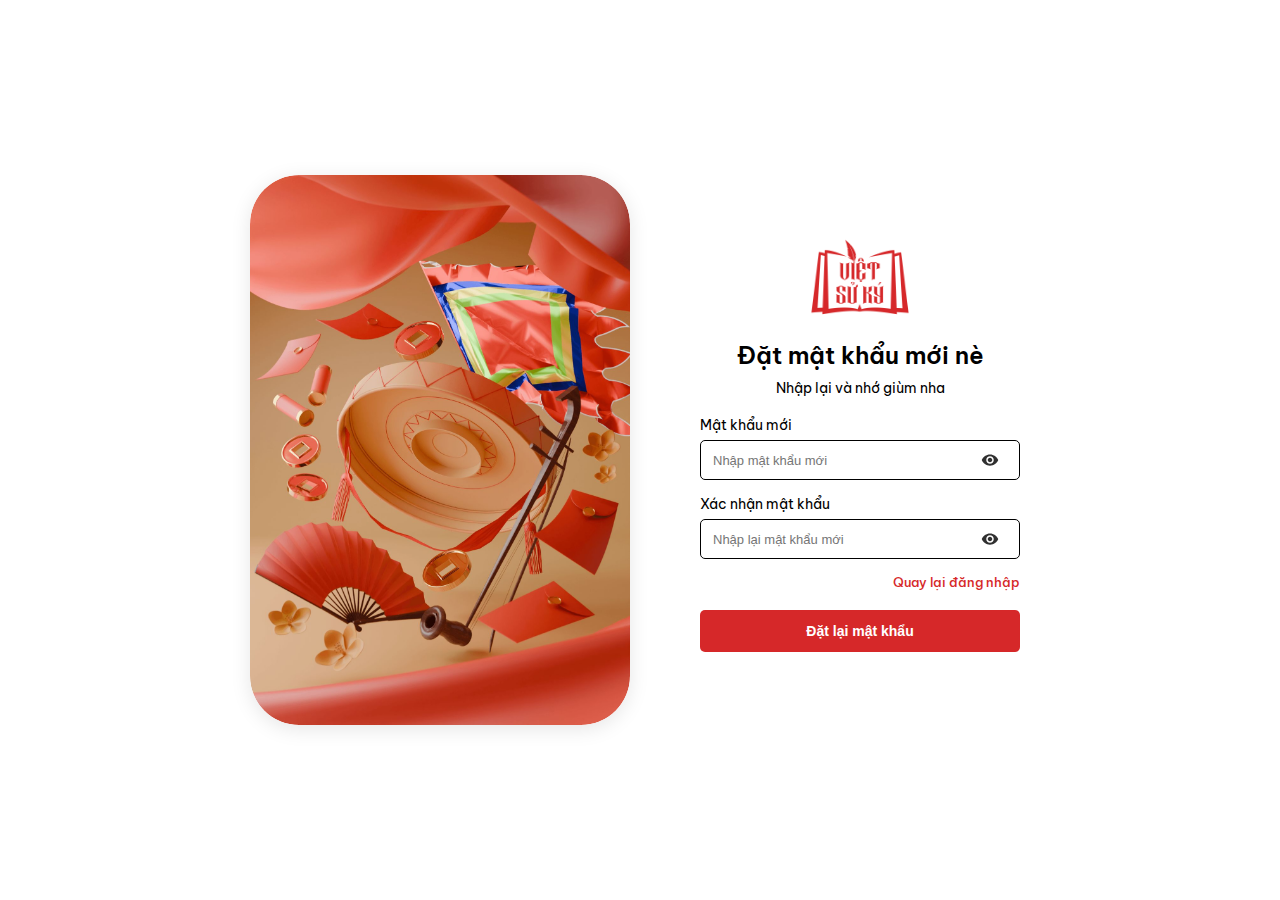
<file: newpassword.html>
<!DOCTYPE html>
<html lang="vi">

<head>
    <meta charset="UTF-8">
    <meta name="viewport" content="width=device-width, initial-scale=1.0, user-scalable=no">
    <title>Đặt mật khẩu mới - Việt Sử Ký</title>
    <link href="https://fonts.googleapis.com/css2?family=Be+Vietnam:wght@400;500;600;700&display=swap"
        rel="stylesheet" />
    <link href="css/login-new.css" rel="stylesheet" />
    <link href="css/page-transition.css" rel="stylesheet" />
    <script>
        // Immediate loader hide for back navigation
        if (window.performance && window.performance.navigation.type === 2) {
            // This is back/forward navigation - hide loader immediately
            document.addEventListener('DOMContentLoaded', function() {
                const loader = document.getElementById('pageLoader');
                if (loader) {
                    loader.style.display = 'none';
                }
                const pageContent = document.querySelector('.page-content');
                if (pageContent) {
                    pageContent.style.opacity = '1';
                    pageContent.style.transform = 'translateY(0)';
                }
                document.body.style.opacity = '1';
            });
        }
    </script>
    <style></style>
</head>

<body>
    <!-- Page Loader -->
    <div id="pageLoader" class="page-loader">
        <div class="loader-content">
            <div class="loader-logo">
                <img src="images/logo.png" alt="Việt Sử Ký Logo">
            </div>
            <div class="loader-title">Việt Sử Ký</div>
            <div class="loader-text">Đang tải...</div>
            <div class="loader-progress">
                <div class="progress-bar"></div>
            </div>
            <div class="progress-percentage">0%</div>
        </div>
    </div>

    <!-- Page Content -->
    <div class="page-content">
        <div class="login-container">
            <!-- Left Side - Image -->
            <div class="login-left">
                <div class="login-image">
                    <img src="images/v1_271.png" alt="Việt Sử Ký Background">
                </div>
            </div>

            <!-- Right Side - Form -->
            <div class="login-right">
                <div class="login-form-container">
                    <!-- Logo -->
                    <div class="login-logo">
                        <img src="images/logo.png" alt="Việt Sử Ký Logo" class="logo-image" data-navigate="index"
                            style="cursor: pointer;">
                    </div>

                    <!-- Header -->
                    <div class="login-header">
                        <h1>Đặt mật khẩu mới nè</h1>
                        <p>Nhập lại và nhớ giùm nha</p>
                    </div>

                    <!-- Form -->
                    <form class="login-form" id="newPasswordForm">
                        <div class="form-group">
                            <label for="newPassword">Mật khẩu mới</label>
                            <div class="password-input">
                                <input type="password" id="newPassword" name="newPassword" required minlength="6" placeholder="Nhập mật khẩu mới">
                                <button type="button" class="toggle-password" onclick="togglePassword('newPassword')">
                                    <svg width="18" height="18" viewBox="0 0 24 24" fill="none">
                                        <path
                                            d="M12 4.5C7 4.5 2.73 7.61 1 12c1.73 4.39 6 7.5 11 7.5s9.27-3.11 11-7.5c-1.73-4.39-6-7.5-11-7.5zM12 17c-2.76 0-5-2.24-5-5s2.24-5 5-5 5 2.24 5 5-2.24 5-5 5zm0-8c-1.66 0-3 1.34-3 3s1.34 3 3 3 3-1.34 3-3-1.34-3-3-3z"
                                            fill="#303030" />
                                    </svg>
                                </button>
                            </div>
                        </div>

                        <div class="form-group">
                            <label for="confirmPassword">Xác nhận mật khẩu</label>
                            <div class="password-input">
                                <input type="password" id="confirmPassword" name="confirmPassword" required minlength="6" placeholder="Nhập lại mật khẩu mới">
                                <button type="button" class="toggle-password" onclick="togglePassword('confirmPassword')">
                                    <svg width="18" height="18" viewBox="0 0 24 24" fill="none">
                                        <path
                                            d="M12 4.5C7 4.5 2.73 7.61 1 12c1.73 4.39 6 7.5 11 7.5s9.27-3.11 11-7.5c-1.73-4.39-6-7.5-11-7.5zM12 17c-2.76 0-5-2.24-5-5s2.24-5 5-5 5 2.24 5 5-2.24 5-5 5zm0-8c-1.66 0-3 1.34-3 3s1.34 3 3 3 3-1.34 3-3-1.34-3-3-3z"
                                            fill="#303030" />
                                    </svg>
                                </button>
                            </div>
                        </div>

                        <!-- Password Match Indicator -->
                        <div id="passwordMatch" style="display: none; margin-top: 10px; padding: 10px; border-radius: 8px; font-size: 14px; font-weight: 500;">
                            <span id="matchText"></span>
                        </div>

                        <div class="form-options">
                            <div style="flex: 1;"></div>
                            <a href="#" data-navigate="login" class="forgot-password">Quay lại đăng nhập</a>
                        </div>

                        <button type="submit" class="login-btn">Đặt lại mật khẩu</button>
                    </form>

                    <!-- Social Login -->
                    <!-- <div class="social-login">
                        <div class="divider">
                            <span>Hoặc đăng nhập bằng</span>
                        </div>

                        <div class="social-buttons">
                            <button class="social-btn facebook">
                                <svg width="20" height="20" viewBox="0 0 24 24" fill="none">
                                    <path
                                        d="M24 12.073c0-6.627-5.373-12-12-12s-12 5.373-12 12c0 5.99 4.388 10.954 10.125 11.854v-8.385H7.078v-3.47h3.047V9.43c0-3.007 1.792-4.669 4.533-4.669 1.312 0 2.686.235 2.686.235v2.953H15.83c-1.491 0-1.956.925-1.956 1.874v2.25h3.328l-.532 3.47h-2.796v8.385C19.612 23.027 24 18.062 24 12.073z"
                                        fill="#1877F2" />
                                </svg>
                            </button>

                            <button class="social-btn google">
                                <svg width="20" height="20" viewBox="0 0 24 24" fill="none">
                                    <path
                                        d="M22.56 12.25c0-.78-.07-1.53-.2-2.25H12v4.26h5.92c-.26 1.37-1.04 2.53-2.21 3.31v2.77h3.57c2.08-1.92 3.28-4.74 3.28-8.09z"
                                        fill="#4285F4" />
                                    <path
                                        d="M12 23c2.97 0 5.46-.98 7.28-2.66l-3.57-2.77c-.98.66-2.23 1.06-3.71 1.06-2.86 0-5.29-1.93-6.16-4.53H2.18v2.84C3.99 20.53 7.7 23 12 23z"
                                        fill="#34A853" />
                                    <path
                                        d="M5.84 14.09c-.22-.66-.35-1.36-.35-2.09s.13-1.43.35-2.09V7.07H2.18C1.43 8.55 1 10.22 1 12s.43 3.45 1.18 4.93l2.85-2.22.81-.62z"
                                        fill="#FBBC05" />
                                    <path
                                        d="M12 5.38c1.62 0 3.06.56 4.21 1.64l3.15-3.15C17.45 2.09 14.97 1 12 1 7.7 1 3.99 3.47 2.18 7.07l3.66 2.84c.87-2.6 3.3-4.53 6.16-4.53z"
                                        fill="#EA4335" />
                                </svg>
                            </button>

                            <button class="social-btn apple">
                                <svg width="20" height="20" viewBox="0 0 24 24" fill="none">
                                    <path
                                        d="M17.05 20.28c-.98.95-2.05.8-3.08.35-1.09-.46-2.09-.48-3.24 0-1.44.62-2.2.44-3.06-.35C2.79 15.25 3.51 7.59 9.05 7.31c1.35.07 2.29.74 3.08.8 1.18-.24 2.31-.93 3.57-.84 1.51.12 2.65.72 3.4 1.8-3.12 1.87-2.38 5.98.48 7.13-.57 1.5-1.31 2.99-2.54 4.09l.01-.01zM12.03 7.25c-.15-2.23 1.66-4.07 3.74-4.25.29 2.58-2.34 4.5-3.74 4.25z"
                                        fill="#000" />
                                </svg>
                            </button>
                        </div>
                    </div>
                    <div style="text-align: center; margin-top: 20px;">
                        <span style="color: #666;">Chưa có tài khoản? </span>
                        <a href="register.html" data-navigate="register"
                            style="color: #d62829; text-decoration: none; font-weight: 500;">Đăng ký ngay</a>
                    </div> -->
                </div>
            </div>
        </div>
    </div>

    <script>
        function togglePassword(inputId) {
            const passwordInput = document.getElementById(inputId);
            const toggleBtn = passwordInput.parentElement.querySelector('.toggle-password');

            if (passwordInput.type === 'password') {
                passwordInput.type = 'text';
                toggleBtn.innerHTML = `
                    <svg width="18" height="18" viewBox="0 0 24 24" fill="none">
                        <path d="M12 7c2.76 0 5 2.24 5 5 0 .65-.13 1.26-.36 1.83l2.92 2.92c1.51-1.26 2.7-4.39 3.43-6.25-1.73-4.39-6-7.5-11-7.5-1.4 0-2.74.25-3.98.7l2.16 2.16C10.74 7.13 11.35 7 12 7zM2 4.27l2.28 2.28.46.46C3.08 8.3 1.78 10.02 1 12c1.73 4.39 6 7.5 11 7.5 1.55 0 3.03-.3 4.38-.84l.42.42L19.73 22 21 20.73 3.27 3 2 4.27zM7.53 9.8l1.55 1.55c-.05.21-.08.43-.08.65 0 1.66 1.34 3 3 3 .22 0 .44-.03.65-.08l1.55 1.55c-.67.33-1.41.53-2.2.53-2.76 0-5-2.24-5-5 0-.79.2-1.53.53-2.2zm4.31-.78l3.15 3.15.02-.16c0-1.66-1.34-3-3-3l-.17.01z" fill="#303030"/>
                    </svg>
                `;
            } else {
                passwordInput.type = 'password';
                toggleBtn.innerHTML = `
                    <svg width="18" height="18" viewBox="0 0 24 24" fill="none">
                        <path d="M12 4.5C7 4.5 2.73 7.61 1 12c1.73 4.39 6 7.5 11 7.5s9.27-3.11 11-7.5c-1.73-4.39-6-7.5-11-7.5zM12 17c-2.76 0-5-2.24-5-5s2.24-5 5-5 5 2.24 5 5-2.24 5-5 5zm0-8c-1.66 0-3 1.34-3 3s1.34 3 3 3 3-1.34 3-3-1.34-3-3-3z" fill="#303030"/>
                    </svg>
                `;
            }
        }

        // Password validation
        document.addEventListener('DOMContentLoaded', function() {
            const newPasswordInput = document.getElementById('newPassword');
            const confirmPasswordInput = document.getElementById('confirmPassword');
            const passwordMatch = document.getElementById('passwordMatch');
            const matchText = document.getElementById('matchText');
            const form = document.getElementById('newPasswordForm');

            function checkPasswordMatch() {
                const newPassword = newPasswordInput.value;
                const confirmPassword = confirmPasswordInput.value;
                
                if (confirmPassword === '') {
                    passwordMatch.style.display = 'none';
                    return;
                }
                
                passwordMatch.style.display = 'block';
                
                if (newPassword === confirmPassword) {
                    passwordMatch.style.backgroundColor = '#d4edda';
                    passwordMatch.style.color = '#155724';
                    passwordMatch.style.border = '1px solid #c3e6cb';
                    matchText.textContent = '✓ Mật khẩu khớp';
                } else {
                    passwordMatch.style.backgroundColor = '#f8d7da';
                    passwordMatch.style.color = '#721c24';
                    passwordMatch.style.border = '1px solid #f5c6cb';
                    matchText.textContent = '✗ Mật khẩu không khớp';
                }
            }

            confirmPasswordInput.addEventListener('input', checkPasswordMatch);
            newPasswordInput.addEventListener('input', checkPasswordMatch);

            // Form submission
            form.addEventListener('submit', function(e) {
                e.preventDefault();
                
                const newPassword = newPasswordInput.value;
                const confirmPassword = confirmPasswordInput.value;
                const submitBtn = this.querySelector('.login-btn');
                
                if (newPassword.length < 6) {
                    showMessage('Mật khẩu phải có ít nhất 6 ký tự!', 'error');
                    return;
                }
                
                if (newPassword !== confirmPassword) {
                    showMessage('Mật khẩu xác nhận không khớp!', 'error');
                    return;
                }
                
                // Loading state
                submitBtn.classList.add('btn-loading');
                submitBtn.innerHTML = '<span>Đang xử lý...</span>';
                
                // Simulate API call
                setTimeout(() => {
                    showMessage('Đặt lại mật khẩu thành công!', 'success');
                    
                    // Reset button state
                    submitBtn.classList.remove('btn-loading');
                    submitBtn.innerHTML = 'Đặt lại mật khẩu';
                    
                    // Show countdown message with updating number
                    setTimeout(() => {
                        let countdown = 3;
                        const countdownMessage = showMessage(`Sẽ quay về trang đăng nhập trong ${countdown} giây...`, 'info', true); // true = persistent
                        
                        const countdownInterval = setInterval(() => {
                            countdown--;
                            
                            if (countdown > 0) {
                                // Update the same message content
                                countdownMessage.textContent = `Sẽ quay về trang đăng nhập trong ${countdown} giây...`;
                            } else {
                                clearInterval(countdownInterval);
                                // Remove countdown message and redirect
                                if (document.body.contains(countdownMessage)) {
                                    countdownMessage.style.transform = 'translateX(100%)';
                                    setTimeout(() => {
                                        if (document.body.contains(countdownMessage)) {
                                            document.body.removeChild(countdownMessage);
                                        }
                                    }, 300);
                                }
                                window.location.href = 'login.html';
                            }
                        }, 1000);
                    }, 2500); // Wait for success message to finish (2s + buffer)
                }, 2000);
            });

            // Show message function with queue system
            function showMessage(message, type, persistent = false) {
                // Create message element
                const messageEl = document.createElement('div');
                messageEl.className = `message ${type}`;
                messageEl.textContent = message;
                
                // Define colors based on type
                let backgroundColor, borderColor;
                switch(type) {
                    case 'success':
                        backgroundColor = '#28a745'; // Bootstrap success green
                        borderColor = '#1e7e34';
                        break;
                    case 'error':
                        backgroundColor = '#dc3545'; // Bootstrap danger red
                        borderColor = '#bd2130';
                        break;
                    case 'info':
                        backgroundColor = '#17a2b8'; // Bootstrap info blue
                        borderColor = '#117a8b';
                        break;
                    default:
                        backgroundColor = '#6c757d'; // Bootstrap secondary gray
                        borderColor = '#545b62';
                }
                
                messageEl.style.cssText = `
                    position: fixed;
                    top: 20px;
                    right: 20px;
                    background: ${backgroundColor};
                    color: white;
                    padding: 15px 20px;
                    border-radius: 8px;
                    border-left: 4px solid ${borderColor};
                    font-weight: 500;
                    z-index: 10000;
                    transform: translateX(100%);
                    transition: transform 0.3s ease;
                    box-shadow: 0 4px 12px rgba(0, 0, 0, 0.15);
                    max-width: 300px;
                    word-wrap: break-word;
                `;
                
                // Check if there are existing messages and stack them
                const existingMessages = document.querySelectorAll('.message');
                if (existingMessages.length > 0) {
                    // Stack new message below existing ones
                    const topOffset = 20 + (existingMessages.length * 80); // 80px spacing between messages
                    messageEl.style.top = topOffset + 'px';
                }
                
                document.body.appendChild(messageEl);
                
                // Animate in
                setTimeout(() => {
                    messageEl.style.transform = 'translateX(0)';
                }, 100);
                
                // Remove after 2 seconds (only if not persistent)
                if (!persistent) {
                    setTimeout(() => {
                        messageEl.style.transform = 'translateX(100%)';
                        setTimeout(() => {
                            if (document.body.contains(messageEl)) {
                                document.body.removeChild(messageEl);
                                // Reposition remaining messages
                                repositionMessages();
                            }
                        }, 300);
                    }, 2000);
                }
                
                // Return the message element for updating content
                return messageEl;
            }
            
            // Function to reposition messages after one is removed
            function repositionMessages() {
                const messages = document.querySelectorAll('.message');
                messages.forEach((msg, index) => {
                    const topOffset = 20 + (index * 80);
                    msg.style.top = topOffset + 'px';
                });
            }

            // Make showMessage global
            window.showMessage = showMessage;
        });
    </script>
    <script src="js/page-transition.js"></script>
    <script src="js/simple-navigation.js"></script>
    </div>
</body>

</html>
</file>
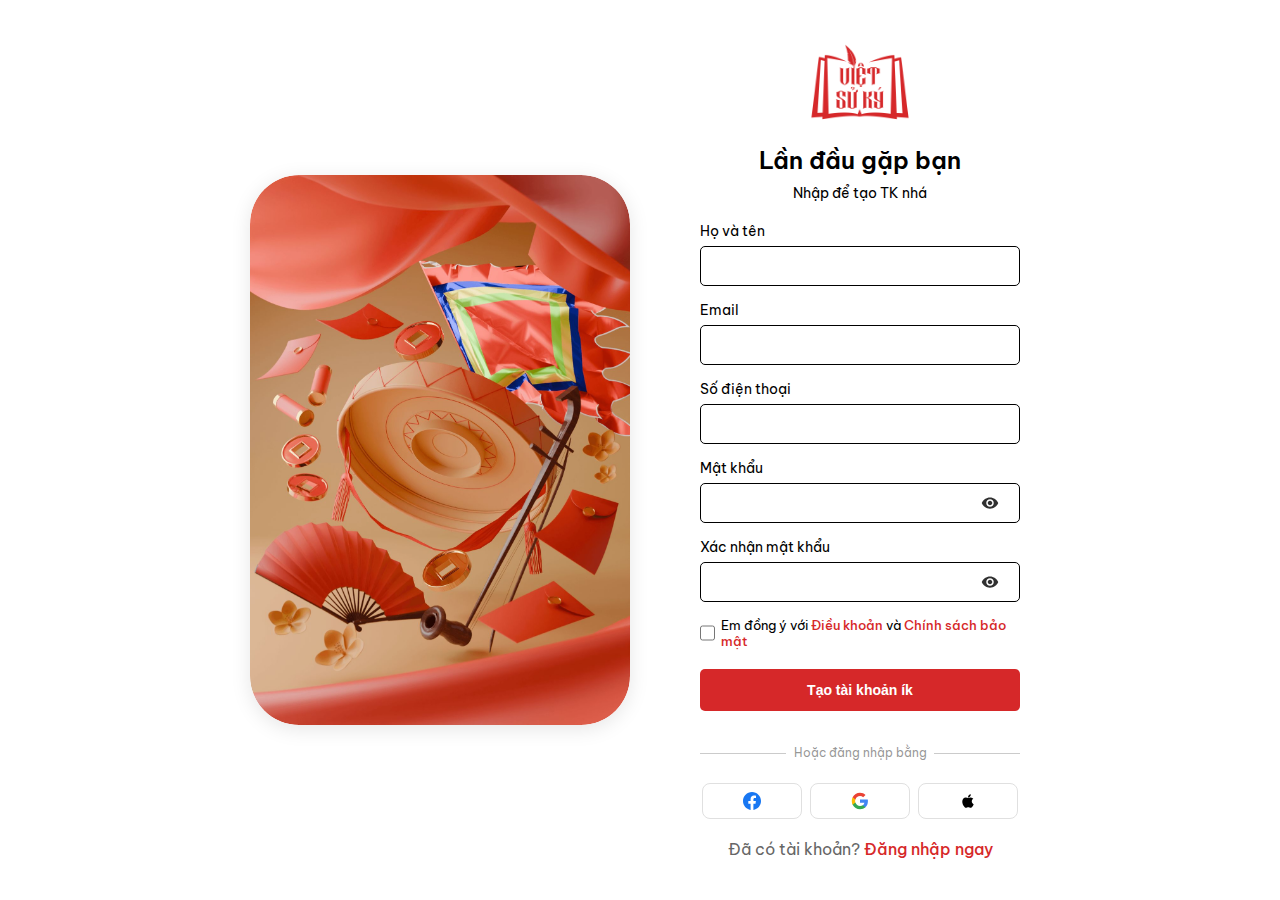
<file: register.html>
<!DOCTYPE html>
<html lang="vi">

<head>
    <meta charset="UTF-8">
    <meta name="viewport" content="width=device-width, initial-scale=1.0">
    <title>Đăng ký - Việt Sử Ký</title>
    <link href="https://fonts.googleapis.com/css2?family=Be+Vietnam:wght@400;500;600;700&display=swap" rel="stylesheet" />
    <link href="css/login-new.css" rel="stylesheet" />
    <link href="css/page-transition.css" rel="stylesheet" />
</head>

<body class="register-page">
    <!-- Page Loader -->
    <div id="pageLoader" class="page-loader">
        <div class="loader-content">
            <div class="loader-logo">
                <img src="images/logo.png" alt="Việt Sử Ký Logo">
            </div>
            <div class="loader-title">Việt Sử Ký</div>
            <div class="loader-text">Đang tải...</div>
            <div class="loader-progress">
                <div class="progress-bar"></div>
            </div>
            <div class="progress-percentage">0%</div>
        </div>
    </div>

    <!-- Page Content -->
    <div class="page-content">
        <div class="login-container">
            <!-- Left Side - Image -->
            <div class="login-left">
                <div class="login-image">
                    <img src="images/v1_271.png" alt="Việt Sử Ký Background">
                </div>
            </div>

            <!-- Right Side - Form -->
            <div class="login-right">
                <div class="login-form-container">
                    <!-- Logo -->
                    <div class="login-logo">
                        <img src="images/logo.png" alt="Việt Sử Ký Logo" class="logo-image" data-navigate="index" style="cursor: pointer;">
                    </div>

                    <!-- Header -->
                    <div class="login-header">
                        <h1>Lần đầu gặp bạn</h1>
                        <p>Nhập để tạo TK nhá</p>
                    </div>

                    <!-- Form -->
                    <form class="login-form" id="registerForm" data-navigate-to="login.html">
                        <div class="form-group">
                            <label for="fullName">Họ và tên</label>
                            <input type="text" id="fullName" name="fullName" required>
                        </div>

                        <div class="form-row">
                            <div class="form-group">
                                <label for="email">Email</label>
                                <input type="email" id="email" name="email" required>
                            </div>

                            <div class="form-group">
                                <label for="phone">Số điện thoại</label>
                                <input type="tel" id="phone" name="phone" required>
                            </div>
                        </div>

                        <div class="form-group">
                            <label for="password">Mật khẩu</label>
                            <div class="password-input">
                                <input type="password" id="password" name="password" required>
                                <button type="button" class="toggle-password" onclick="togglePassword('password')">
                                    <svg width="18" height="18" viewBox="0 0 24 24" fill="none">
                                        <path d="M12 4.5C7 4.5 2.73 7.61 1 12c1.73 4.39 6 7.5 11 7.5s9.27-3.11 11-7.5c-1.73-4.39-6-7.5-11-7.5zM12 17c-2.76 0-5-2.24-5-5s2.24-5 5-5 5 2.24 5 5-2.24 5-5 5zm0-8c-1.66 0-3 1.34-3 3s1.34 3 3 3 3-1.34 3-3-1.34-3-3-3z" fill="#303030"/>
                                    </svg>
                                </button>
                            </div>
                        </div>

                        <div class="form-group">
                            <label for="confirmPassword">Xác nhận mật khẩu</label>
                            <div class="password-input">
                                <input type="password" id="confirmPassword" name="confirmPassword" required>
                                <button type="button" class="toggle-password" onclick="togglePassword('confirmPassword')">
                                    <svg width="18" height="18" viewBox="0 0 24 24" fill="none">
                                        <path d="M12 4.5C7 4.5 2.73 7.61 1 12c1.73 4.39 6 7.5 11 7.5s9.27-3.11 11-7.5c-1.73-4.39-6-7.5-11-7.5zM12 17c-2.76 0-5-2.24-5-5s2.24-5 5-5 5 2.24 5 5-2.24 5-5 5zm0-8c-1.66 0-3 1.34-3 3s1.34 3 3 3 3-1.34 3-3-1.34-3-3-3z" fill="#303030"/>
                                    </svg>
                                </button>
                            </div>
                        </div>

                        <div class="form-options">
                            <div class="remember-me">
                                <input type="checkbox" id="terms" name="terms" required>
                                <label for="terms">
                                    Em đồng ý với 
                                    <a href="#" class="forgot-password">Điều khoản</a> 
                                    và 
                                    <a href="#" class="forgot-password">Chính sách bảo mật</a>
                                </label>
                            </div>
                        </div>

                        <button type="submit" class="login-btn">Tạo tài khoản ík</button>
                    </form>

                    <!-- Social Login -->
                    <div class="social-login">
                        <div class="divider">
                            <span>Hoặc đăng nhập bằng</span>
                        </div>
                        
                        <div class="social-buttons">
                            <button class="social-btn facebook">
                                <svg width="20" height="20" viewBox="0 0 24 24" fill="none">
                                    <path d="M24 12.073c0-6.627-5.373-12-12-12s-12 5.373-12 12c0 5.99 4.388 10.954 10.125 11.854v-8.385H7.078v-3.47h3.047V9.43c0-3.007 1.792-4.669 4.533-4.669 1.312 0 2.686.235 2.686.235v2.953H15.83c-1.491 0-1.956.925-1.956 1.874v2.25h3.328l-.532 3.47h-2.796v8.385C19.612 23.027 24 18.062 24 12.073z" fill="#1877F2"/>
                                </svg>
                            </button>
                            
                            <button class="social-btn google">
                                <svg width="20" height="20" viewBox="0 0 24 24" fill="none">
                                    <path d="M22.56 12.25c0-.78-.07-1.53-.2-2.25H12v4.26h5.92c-.26 1.37-1.04 2.53-2.21 3.31v2.77h3.57c2.08-1.92 3.28-4.74 3.28-8.09z" fill="#4285F4"/>
                                    <path d="M12 23c2.97 0 5.46-.98 7.28-2.66l-3.57-2.77c-.98.66-2.23 1.06-3.71 1.06-2.86 0-5.29-1.93-6.16-4.53H2.18v2.84C3.99 20.53 7.7 23 12 23z" fill="#34A853"/>
                                    <path d="M5.84 14.09c-.22-.66-.35-1.36-.35-2.09s.13-1.43.35-2.09V7.07H2.18C1.43 8.55 1 10.22 1 12s.43 3.45 1.18 4.93l2.85-2.22.81-.62z" fill="#FBBC05"/>
                                    <path d="M12 5.38c1.62 0 3.06.56 4.21 1.64l3.15-3.15C17.45 2.09 14.97 1 12 1 7.7 1 3.99 3.47 2.18 7.07l3.66 2.84c.87-2.6 3.3-4.53 6.16-4.53z" fill="#EA4335"/>
                                </svg>
                            </button>
                            
                            <button class="social-btn apple">
                                <svg width="20" height="20" viewBox="0 0 24 24" fill="none">
                                    <path d="M17.05 20.28c-.98.95-2.05.8-3.08.35-1.09-.46-2.09-.48-3.24 0-1.44.62-2.2.44-3.06-.35C2.79 15.25 3.51 7.59 9.05 7.31c1.35.07 2.29.74 3.08.8 1.18-.24 2.31-.93 3.57-.84 1.51.12 2.65.72 3.4 1.8-3.12 1.87-2.38 5.98.48 7.13-.57 1.5-1.31 2.99-2.54 4.09l.01-.01zM12.03 7.25c-.15-2.23 1.66-4.07 3.74-4.25.29 2.58-2.34 4.5-3.74 4.25z" fill="#000"/>
                                </svg>
                            </button>
                        </div>
                        
                        <div style="text-align: center; margin-top: 20px;">
                            <span style="color: #666;">Đã có tài khoản? </span>
                            <a href="login.html" data-navigate="login" style="color: #d62829; text-decoration: none; font-weight: 500;">Đăng nhập ngay</a>
                        </div>
                    </div>
                </div>
            </div>
        </div>
    </div>

    <script>
        function togglePassword(inputId) {
            const passwordInput = document.getElementById(inputId);
            const toggleBtn = passwordInput.parentElement.querySelector('.toggle-password');
            
            if (passwordInput.type === 'password') {
                passwordInput.type = 'text';
                toggleBtn.innerHTML = `
                    <svg width="18" height="18" viewBox="0 0 24 24" fill="none">
                        <path d="M12 7c2.76 0 5 2.24 5 5 0 .65-.13 1.26-.36 1.83l2.92 2.92c1.51-1.26 2.7-4.39 3.43-6.25-1.73-4.39-6-7.5-11-7.5-1.4 0-2.74.25-3.98.7l2.16 2.16C10.74 7.13 11.35 7 12 7zM2 4.27l2.28 2.28.46.46C3.08 8.3 1.78 10.02 1 12c1.73 4.39 6 7.5 11 7.5 1.55 0 3.03-.3 4.38-.84l.42.42L19.73 22 21 20.73 3.27 3 2 4.27zM7.53 9.8l1.55 1.55c-.05.21-.08.43-.08.65 0 1.66 1.34 3 3 3 .22 0 .44-.03.65-.08l1.55 1.55c-.67.33-1.41.53-2.2.53-2.76 0-5-2.24-5-5 0-.79.2-1.53.53-2.2zm4.31-.78l3.15 3.15.02-.16c0-1.66-1.34-3-3-3l-.17.01z" fill="#303030"/>
                    </svg>
                `;
            } else {
                passwordInput.type = 'password';
                toggleBtn.innerHTML = `
                    <svg width="18" height="18" viewBox="0 0 24 24" fill="none">
                        <path d="M12 4.5C7 4.5 2.73 7.61 1 12c1.73 4.39 6 7.5 11 7.5s9.27-3.11 11-7.5c-1.73-4.39-6-7.5-11-7.5zM12 17c-2.76 0-5-2.24-5-5s2.24-5 5-5 5 2.24 5 5-2.24 5-5 5zm0-8c-1.66 0-3 1.34-3 3s1.34 3 3 3 3-1.34 3-3-1.34-3-3-3z" fill="#303030"/>
                    </svg>
                `;
            }
        }

        // Form validation and submission
        document.getElementById('registerForm').addEventListener('submit', function(e) {
            e.preventDefault();
            
            const password = document.getElementById('password').value;
            const confirmPassword = document.getElementById('confirmPassword').value;
            const terms = document.getElementById('terms').checked;
            
            // Validate passwords match
            if (password !== confirmPassword) {
                alert('Mật khẩu và xác nhận mật khẩu không khớp!');
                return;
            }
            
            // Validate password strength
            if (password.length < 6) {
                alert('Mật khẩu phải có ít nhất 6 ký tự!');
                return;
            }
            
            // Validate terms acceptance
            if (!terms) {
                alert('Bạn cần đồng ý với điều khoản và chính sách bảo mật!');
                return;
            }
            
            // Success message
            alert('Đăng ký thành công! Chuyển sang trang đăng nhập...');
            
            // The form will be handled by the navigation system
        });
    </script>
    <script src="js/page-transition.js"></script>
    <script src="js/simple-navigation.js"></script>
</body>

</html>
</file>
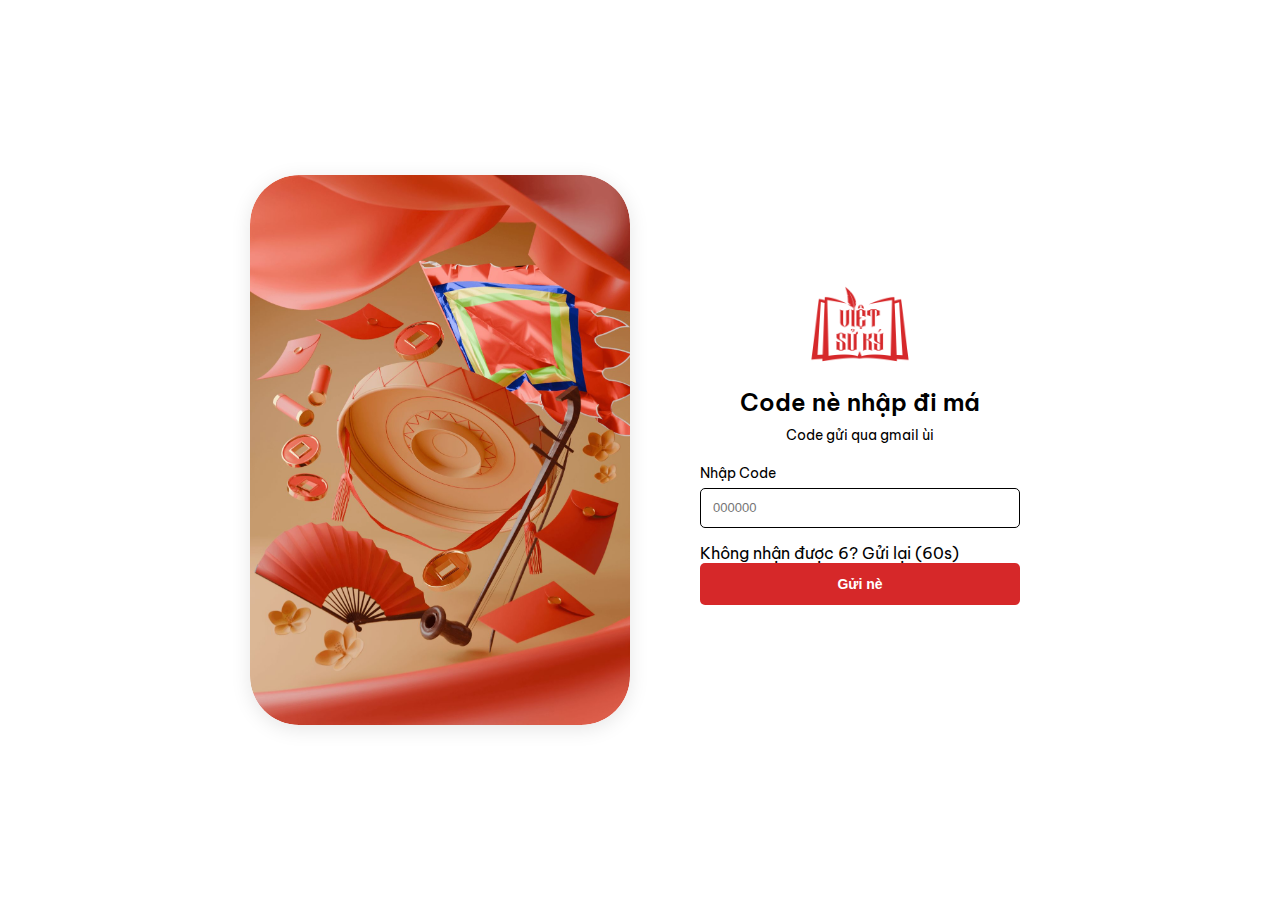
<file: verify-code.html>
<!DOCTYPE html>
<html lang="vi">

<head>
    <meta charset="UTF-8">
    <meta name="viewport" content="width=device-width, initial-scale=1.0, user-scalable=no">
    <title>Nhập mã xác thực - Việt Sử Ký</title>
    <link href="https://fonts.googleapis.com/css2?family=Be+Vietnam:wght@400;500;600;700&display=swap"
        rel="stylesheet" />
    <link href="css/login-new.css" rel="stylesheet" />
    <link href="css/page-transition.css" rel="stylesheet" />
    <script>
        // Immediate loader hide for back navigation
        if (window.performance && window.performance.navigation.type === 2) {
            // This is back/forward navigation - hide loader immediately
            document.addEventListener('DOMContentLoaded', function() {
                const loader = document.getElementById('pageLoader');
                if (loader) {
                    loader.style.display = 'none';
                }
                const pageContent = document.querySelector('.page-content');
                if (pageContent) {
                    pageContent.style.opacity = '1';
                    pageContent.style.transform = 'translateY(0)';
                }
                document.body.style.opacity = '1';
            });
        }
    </script>
</head>

<body>
    <!-- Page Loader -->
    <div id="pageLoader" class="page-loader">
        <div class="loader-content">
            <div class="loader-logo">
                <img src="images/logo.png" alt="Việt Sử Ký Logo">
            </div>
            <div class="loader-title">Việt Sử Ký</div>
            <div class="loader-text">Đang tải...</div>
            <div class="loader-progress">
                <div class="progress-bar"></div>
            </div>
            <div class="progress-percentage">0%</div>
        </div>
    </div>

    <!-- Page Content -->
    <div class="page-content">
        <div class="login-container">
            <!-- Left Side - Image -->
            <div class="login-left">
                <div class="login-image">
                    <img src="images/v1_271.png" alt="Việt Sử Ký Background">
                </div>
            </div>

            <!-- Right Side - Form -->
            <div class="login-right">
                <div class="login-form-container">
                    <!-- Logo -->
                    <div class="login-logo">
                        <img src="images/logo.png" alt="Việt Sử Ký Logo" class="logo-image" data-navigate="index"
                            style="cursor: pointer;">
                    </div>

                    <!-- Header -->
                    <div class="login-header">
                        <h1>Code nè nhập đi má</h1>
                        <p>Code gửi qua gmail ùi</p>
                    </div>

                    <!-- Form -->
                    <form class="login-form" id="verificationForm">
                        <div class="form-group">
                            <label for="verification-code">Nhập Code</label>
                            <input type="text" id="verification-code" name="verificationCode" maxlength="6" 
                                   placeholder="000000" pattern="[0-9]{6}" required autocomplete="one-time-code">
                        </div>

                        <div class="verification-info">
                            <p>Không nhận được 6? <span id="resend-timer">Gửi lại (60s)</span></p>
                        </div>

                        <button type="submit" class="login-btn">Gửi nè</button>
                    </form>

                    <!-- Social Login -->
                    <!-- <div class="social-login">
                        <div class="divider">
                            <span>Hoặc đăng nhập bằng</span>
                        </div>

                        <div class="social-buttons">
                            <button class="social-btn facebook">
                                <svg width="20" height="20" viewBox="0 0 24 24" fill="none">
                                    <path
                                        d="M24 12.073c0-6.627-5.373-12-12-12s-12 5.373-12 12c0 5.99 4.388 10.954 10.125 11.854v-8.385H7.078v-3.47h3.047V9.43c0-3.007 1.792-4.669 4.533-4.669 1.312 0 2.686.235 2.686.235v2.953H15.83c-1.491 0-1.956.925-1.956 1.874v2.25h3.328l-.532 3.47h-2.796v8.385C19.612 23.027 24 18.062 24 12.073z"
                                        fill="#1877F2" />
                                </svg>
                            </button>

                            <button class="social-btn google">
                                <svg width="20" height="20" viewBox="0 0 24 24" fill="none">
                                    <path
                                        d="M22.56 12.25c0-.78-.07-1.53-.2-2.25H12v4.26h5.92c-.26 1.37-1.04 2.53-2.21 3.31v2.77h3.57c2.08-1.92 3.28-4.74 3.28-8.09z"
                                        fill="#4285F4" />
                                    <path
                                        d="M12 23c2.97 0 5.46-.98 7.28-2.66l-3.57-2.77c-.98.66-2.23 1.06-3.71 1.06-2.86 0-5.29-1.93-6.16-4.53H2.18v2.84C3.99 20.53 7.7 23 12 23z"
                                        fill="#34A853" />
                                    <path
                                        d="M5.84 14.09c-.22-.66-.35-1.36-.35-2.09s.13-1.43.35-2.09V7.07H2.18C1.43 8.55 1 10.22 1 12s.43 3.45 1.18 4.93l2.85-2.22.81-.62z"
                                        fill="#FBBC05" />
                                    <path
                                        d="M12 5.38c1.62 0 3.06.56 4.21 1.64l3.15-3.15C17.45 2.09 14.97 1 12 1 7.7 1 3.99 3.47 2.18 7.07l3.66 2.84c.87-2.6 3.3-4.53 6.16-4.53z"
                                        fill="#EA4335" />
                                </svg>
                            </button>

                            <button class="social-btn apple">
                                <svg width="20" height="20" viewBox="0 0 24 24" fill="none">
                                    <path
                                        d="M17.05 20.28c-.98.95-2.05.8-3.08.35-1.09-.46-2.09-.48-3.24 0-1.44.62-2.2.44-3.06-.35C2.79 15.25 3.51 7.59 9.05 7.31c1.35.07 2.29.74 3.08.8 1.18-.24 2.31-.93 3.57-.84 1.51.12 2.65.72 3.4 1.8-3.12 1.87-2.38 5.98.48 7.13-.57 1.5-1.31 2.99-2.54 4.09l.01-.01zM12.03 7.25c-.15-2.23 1.66-4.07 3.74-4.25.29 2.58-2.34 4.5-3.74 4.25z"
                                        fill="#000" />
                                </svg>
                            </button>
                        </div>
                    </div>
                    
                    <div style="text-align: center; margin-top: 20px;">
                        <span style="color: #666;">Chưa có tài khoản? </span>
                        <a href="register.html" data-navigate="register"
                            style="color: #d62829; text-decoration: none; font-weight: 500;">Đăng ký ngay</a>
                    </div> -->
                </div>
            </div>
        </div>
    </div>

    <script>
        let resendTimer = 60;
        let timerInterval;

        // Start countdown timer
        function startResendTimer() {
            const timerElement = document.getElementById('resend-timer');
            resendTimer = 60;
            
            timerInterval = setInterval(() => {
                resendTimer--;
                if (resendTimer > 0) {
                    timerElement.textContent = `Gửi lại (${resendTimer}s)`;
                    timerElement.style.color = '#666';
                    timerElement.style.cursor = 'default';
                } else {
                    clearInterval(timerInterval);
                    timerElement.textContent = 'Gửi lại';
                    timerElement.style.color = '#d62829';
                    timerElement.style.cursor = 'pointer';
                    timerElement.onclick = resendCode;
                }
            }, 1000);
        }

        // Resend verification code
        function resendCode() {
            if (resendTimer > 0) return;
            
            showMessage('Mã xác thực mới đã được gửi!', 'success');
            startResendTimer();
        }

        // Handle form submission
        document.getElementById('verificationForm').addEventListener('submit', function(e) {
            e.preventDefault();
            
            const code = document.getElementById('verification-code').value;
            const submitBtn = this.querySelector('button[type="submit"]');
            
            // Validate code format
            if (!/^\d{6}$/.test(code)) {
                showMessage('Mã xác thực phải có 6 chữ số!', 'error');
                return;
            }
            
            // Add loading state
            submitBtn.classList.add('btn-loading');
            submitBtn.innerHTML = '<span>Đang xác thực...</span>';
            
            // Simulate API call
            setTimeout(() => {
                // Simulate success/failure (90% success rate)
                const isSuccess = true;
                
                if (isSuccess) {
                    showMessage('Xác thực thành công!', 'success');
                    
                    // Reset form
                    this.reset();
                    
                    // Redirect to new password page after 1.5 seconds
                    setTimeout(() => {
                        // Simple navigation without transition system
                        window.location.href = 'newpassword.html';
                    }, 1000);
                } else {
                    showMessage('Mã xác thực không đúng!', 'error');
                }
                
                // Remove loading state
                submitBtn.classList.remove('btn-loading');
                submitBtn.innerHTML = 'Gửi nè';
            }, 1500); // Reduced from 2000 to 1500
        });

        // Auto-format input (only numbers)
        document.getElementById('verification-code').addEventListener('input', function(e) {
            let value = e.target.value.replace(/\D/g, ''); // Remove non-digits
            if (value.length > 6) {
                value = value.substring(0, 6);
            }
            e.target.value = value;
        });

        // Auto-submit when 6 digits are entered
        document.getElementById('verification-code').addEventListener('input', function(e) {
            if (e.target.value.length === 6) {
                // Small delay to show the complete code
                setTimeout(() => {
                    document.getElementById('verificationForm').dispatchEvent(new Event('submit'));
                }, 500);
            }
        });
        
        function showMessage(message, type, persistent = false) {
            // Create message element
            const messageEl = document.createElement('div');
            messageEl.className = `message ${type}`;
            messageEl.textContent = message;
            
            // Define colors based on type
            let backgroundColor, borderColor;
            switch(type) {
                case 'success':
                    backgroundColor = '#28a745'; // Bootstrap success green
                    borderColor = '#1e7e34';
                    break;
                case 'error':
                    backgroundColor = '#dc3545'; // Bootstrap danger red
                    borderColor = '#bd2130';
                    break;
                case 'info':
                    backgroundColor = '#17a2b8'; // Bootstrap info blue
                    borderColor = '#117a8b';
                    break;
                default:
                    backgroundColor = '#6c757d'; // Bootstrap secondary gray
                    borderColor = '#545b62';
            }
            
            messageEl.style.cssText = `
                position: fixed;
                top: 20px;
                right: 20px;
                background: ${backgroundColor};
                color: white;
                padding: 15px 20px;
                border-radius: 8px;
                border-left: 4px solid ${borderColor};
                font-weight: 500;
                z-index: 10000;
                transform: translateX(100%);
                transition: transform 0.3s ease;
                box-shadow: 0 4px 12px rgba(0, 0, 0, 0.15);
                max-width: 300px;
                word-wrap: break-word;
            `;
            
            // Check if there are existing messages and stack them
            const existingMessages = document.querySelectorAll('.message');
            if (existingMessages.length > 0) {
                // Stack new message below existing ones
                const topOffset = 20 + (existingMessages.length * 80); // 80px spacing between messages
                messageEl.style.top = topOffset + 'px';
            }
            
            document.body.appendChild(messageEl);
            
            // Animate in
            setTimeout(() => {
                messageEl.style.transform = 'translateX(0)';
            }, 100);
            
            // Remove after 2 seconds (only if not persistent)
            if (!persistent) {
                setTimeout(() => {
                    messageEl.style.transform = 'translateX(100%)';
                    setTimeout(() => {
                        if (document.body.contains(messageEl)) {
                            document.body.removeChild(messageEl);
                            // Reposition remaining messages
                            repositionMessages();
                        }
                    }, 300);
                }, 2000);
            }
            
            // Return the message element for updating content
            return messageEl;
        }
        
        // Function to reposition messages after one is removed
        function repositionMessages() {
            const messages = document.querySelectorAll('.message');
            messages.forEach((msg, index) => {
                const topOffset = 20 + (index * 80);
                msg.style.top = topOffset + 'px';
            });
        }

        // Start timer when page loads
        document.addEventListener('DOMContentLoaded', function() {
            startResendTimer();
        });
    </script>
    <script src="js/page-transition.js"></script>
    <script src="js/simple-navigation.js"></script>
</body>

</html>
</file>
<file: css/avatar-customizer.css>
* {
  box-sizing: border-box;
  margin: 0;
  padding: 0;
}

body {
  font-family: 'Be Vietnam', sans-serif;
  font-size: 14px;
  background: #f8fafd;
  height: 100vh;
  overflow: hidden;
}

.container {
  width: 100vw;
  height: 100vh;
  display: flex;
  background: #f8fafd;
  padding: 20px;
  gap: 20px;
  justify-content: center;
  align-items: center;
}

/* Avatar Preview Section - Left Side */
.avatar-preview-section {
  width: 40%;
  height: 94%;
  display: flex;
  flex-direction: column;
  align-items: center;
  justify-content: center;
  padding: 40px 20px;
  gap: 20px;
  background-color: #EFEFEF;
  border-radius: 30px;
  margin-top: 20px;
}

.avatar-preview {
  width: 320px;
  height: 400px;
  background: #EFEFEF;
  border-radius: 30px;
  display: flex;
  align-items: center;
  justify-content: center;
  position: relative;
  overflow: hidden;
}

.avatar-container {
  position: relative;
  width: 100%;
  height: 100%;
  display: flex;
  align-items: center;
  justify-content: center;
}

.avatar-layer {
  position: absolute;
  width: 150px;
  height: 150px;
  object-fit: contain;
  top: 50%;
  left: 50%;
  transform: translate(-50%, -50%);
}

.character-avatar {
  position: absolute;
  width: 180px;
  height: 180px;
  object-fit: contain;
  top: 50%;
  left: 50%;
  transform: translate(-50%, -50%);
  z-index: 10;
}

#avatar-trangphuc {
  z-index: 1;
}

#avatar-toc {
  z-index: 2;
}

#avatar-bieucam {
  z-index: 3;
}

#avatar-phukien {
  z-index: 4;
}

.name-input-section {
  width: 320px;
  order: -1; /* Move to top */
}

.name-input {
  width: 100%;
  height: 50px;
  background: #D9D9D9;
  border: 0px solid #d4a574;
  border-radius: 8px;
  padding: 0 20px;
  font-size: 16px;
  font-family: 'Be Vietnam', sans-serif;
  color: #303030;
  text-align: center;
  outline: none;
}

.name-input::placeholder {
  color: #303030;
  opacity: 0.8;
}

.name-input:focus {
  background: #FBEED2;
  border: 2px solid #000000;
}

/* Action Buttons */
.action-buttons {
  display: flex;
  gap: 15px;
  width: 320px;
}

.btn-back,
.btn-complete {
  flex: 1;
  height: 50px;
  border: none;
  border-radius: 8px;
  font-family: 'Be Vietnam', sans-serif;
  font-size: 16px;
  font-weight: 600;
  cursor: pointer;
  transition: all 0.3s ease;
}

.btn-back {
  background: #D62829;
  color: white;
}

.btn-back:hover {
  background: #c82333;
  transform: translateY(-2px);
  box-shadow: 0 4px 12px rgba(220, 53, 69, 0.3);
}

.btn-complete {
  background: #FCC54A;
  color: white;
}

.btn-complete:hover {
  background: #e0a800;
  transform: translateY(-2px);
  box-shadow: 0 4px 12px rgba(255, 193, 7, 0.3);
}

/* Customization Panel - Right Side */
.customization-panel {
  width: 60%;
  height: 100%;
  padding: 20px;
  display: flex;
  flex-direction: column;
}

/* Category Tabs */
.category-tabs {
  max-width: 1200px;
  display: flex;
  gap: 0;
  background: #FAE0A5;
  border-radius: 20px 20px 0px 0px;
  overflow: hidden;
  padding: 4px;
}

.tab-button {
  flex: 1;
  padding: 12px 20px;
  background: transparent;
  border: none;
  font-family: 'Be Vietnam', sans-serif;
  font-size: 16px;
  font-weight: 500;
  color: rgba(48, 48, 48, 0.7);
  cursor: pointer;
  transition: all 0.2s ease;
  border-radius: 12px;
  position: relative;
}

.tab-button.active {
  color: #303030;
}

.tab-button.active::after {
  content: '';
  position: absolute;
  bottom: -2px;
  left: 20%;
  right: 20%;
  height: 2px;
  background: #303030;
  border-radius: 1px;
}

.tab-button:hover:not(.active) {
  background: rgba(255, 255, 255, 0.5);
  color: #303030;
}

/* Items Container */
.items-container {
  max-width: 1200px;
  flex: 1;
  overflow-y: auto;
  padding: 20px;
  background: #FAE0A5;
  border-radius: 0px 0px 20px 20px;
  min-height: 400px;
}

.items-grid {
  display: grid;
  max-width: 1200px;
  grid-template-columns: repeat(auto-fit, minmax(220px, 1fr));
  gap: 20px;
  padding: 10px;
  justify-items: center;
}

.items-grid.hidden {
  display: none;
}

/* Item Options - Circular Design */
.item-option {
  width: 220px;
  height: 220px;
  background: rgba(252, 196, 74, 0.8);
  border-radius: 15px;
  display: flex;
  align-items: center;
  justify-content: center;
  cursor: pointer;
  transition: all 0.3s ease;
  border: 3px solid transparent;
  position: relative;
  overflow: hidden;
}

.item-option:hover {
  background: rgba(252, 196, 74, 1);
  transform: translateY(-3px);
  box-shadow: 0 6px 20px rgba(0, 0, 0, 0.15);
}

.item-option.selected {
  border-color: #303030;
  background: rgba(252, 196, 74, 1);
  box-shadow: 0 4px 15px rgba(0, 0, 0, 0.2);
  transform: translateY(-2px);
}

.item-option img {
  width: 140px;
  height: 140px;
  object-fit: contain;
  transition: transform 0.2s ease;
}

.item-option:hover img {
  transform: scale(1.1);
}

/* Scrollbar Styling */
.items-container::-webkit-scrollbar {
  width: 8px;
}

.items-container::-webkit-scrollbar-track {
  background: rgba(255, 255, 255, 0.3);
  border-radius: 4px;
}

.items-container::-webkit-scrollbar-thumb {
  background: rgba(252, 196, 74, 0.8);
  border-radius: 4px;
}

.items-container::-webkit-scrollbar-thumb:hover {
  background: rgba(252, 196, 74, 1);
}

/* Responsive Design */
@media (max-width: 1200px) {
  .container {
    padding: 15px;
    gap: 15px;
  }
  
  .avatar-preview {
    width: 280px;
    height: 380px;
  }
  
  .name-input-section {
    width: 280px;
  }
  
  .items-grid {
    grid-template-columns: repeat(auto-fit, minmax(200px, 1fr));
    gap: 15px;
  }
  
  .item-option {
    width: 200px;
    height: 200px;
  }
  
  .item-option img {
    width: 120px;
    height: 120px;
  }
}

@media (max-width: 1024px) {
  .container {
    flex-direction: column;
    height: auto;
    min-height: 100vh;
  }
  
  .avatar-preview-section {
    width: 100%;
    height: auto;
    flex-direction: column;
    justify-content: center;
    gap: 15px;
    padding: 20px;
  }
  
  .customization-panel {
    width: 100%;
    height: auto;
    padding: 20px;
  }
  
  .avatar-preview {
    width: 250px;
    height: 320px;
  }
  
  .name-input-section {
    width: 250px;
  }
  
  .action-buttons {
    width: 250px;
  }
}

@media (max-width: 768px) {
  .container {
    padding: 10px;
  }
  
  .avatar-preview-section {
    gap: 15px;
  }
  
  .avatar-preview {
    width: 220px;
    height: 280px;
  }
  
  .name-input-section {
    width: 220px;
  }
  
  .action-buttons {
    width: 220px;
  }
  
  .tab-button {
    font-size: 14px;
    padding: 10px 15px;
  }
  
  .items-grid {
    grid-template-columns: repeat(auto-fit, minmax(180px, 1fr));
    gap: 12px;
  }
  
  .item-option {
    width: 180px;
    height: 180px;
  }
  
  .item-option img {
    width: 100px;
    height: 100px;
  }
}

/* Hidden class */
.hidden {
  display: none !important;
}

/* Customization Section */
.customization-section {
  width: 100%;
  height: 100%;
  display: flex;

}

/* Result Section */
.result-section {
  width: 100%;
  height: 100%;
  display: flex;
  align-items: center;
  justify-content: center;
  background: #f8fafd;
}

.result-content {
  text-align: center;
  max-width: 600px;
  padding: 40px;
}

.greeting {
  font-size: 40px;
  font-weight: bold;
  color: #dc3545;
  margin-bottom: 20px;
  font-family: 'Be Vietnam', sans-serif;
}

.message {
  font-size: 16px;
  color: #303030;
  margin-bottom: 40px;
  line-height: 1.6;
}

.final-avatar {
  display: flex;
  justify-content: center;
  margin-bottom: 40px;
}

.final-avatar-container {
  width: 300px;
  height: 300px;
  display: flex;
  align-items: center;
  justify-content: center;
}

.final-avatar-container img {
  max-width: 100%;
  max-height: 100%;
  object-fit: contain;
}

.final-action-buttons {
  display: flex;
  flex-direction: column;
  gap: 15px;
  align-items: center;
}

.btn-start-lesson,
.btn-edit-character {
  width: 300px;
  height: 50px;
  border: none;
  border-radius: 8px;
  font-family: 'Be Vietnam', sans-serif;
  font-size: 16px;
  font-weight: 600;
  cursor: pointer;
  transition: all 0.3s ease;
}

.btn-start-lesson {
  background: #ffc107;
  color: #303030;
}

.btn-start-lesson:hover {
  background: #e0a800;
  transform: translateY(-2px);
  box-shadow: 0 4px 12px rgba(255, 193, 7, 0.3);
}

.btn-edit-character {
  background: #dc3545;
  color: white;
}

.btn-edit-character:hover {
  background: #c82333;
  transform: translateY(-2px);
  box-shadow: 0 4px 12px rgba(220, 53, 69, 0.3);
}

/* Responsive for Result Section */
@media (max-width: 768px) {
  .greeting {
    font-size: 36px;
  }
  
  .message {
    font-size: 16px;
  }
  
  .final-avatar-container {
    width: 250px;
    height: 250px;
  }
  
  .btn-start-lesson,
  .btn-edit-character {
    width: 250px;
  }
}
</file>
<file: css/page-transition.css>
/* Page Transition Effects */
.page-loader {
    position: fixed;
    top: 0;
    left: 0;
    width: 100%;
    height: 100%;
    background: linear-gradient(135deg, #d62829 0%, #ff6b6b 100%);
    display: flex;
    flex-direction: column;
    justify-content: center;
    align-items: center;
    z-index: 9999;
    opacity: 1;
    visibility: visible;
    transition: all 0.8s cubic-bezier(0.4, 0, 0.2, 1);
}

.page-loader.fade-out {
    opacity: 0;
    visibility: hidden;
    transform: scale(1.1);
}

.loader-content {
    text-align: center;
    color: white;
    display: flex;
    flex-direction: column;
    align-items: center;
    gap: 20px;
    max-width: 300px;
}

.loader-logo {
    width: 80px;
    height: 80px;
    margin-bottom: 20px;
    animation: logoFloat 2s ease-in-out infinite;
}

.loader-logo img {
    width: 100%;
    height: 100%;
    object-fit: contain;
    filter: brightness(0) invert(1);
}

@keyframes logoFloat {
    0%, 100% {
        transform: translateY(0px);
    }
    50% {
        transform: translateY(-10px);
    }
}

.loader-title {
    font-size: 2.5rem;
    font-weight: 700;
    margin-bottom: 1rem;
    animation: pulse 2s infinite;
    font-family: 'Be Vietnam Pro', sans-serif;
}

.loader-text {
    font-size: 1.1rem;
    margin-bottom: 2rem;
    opacity: 0.9;
    font-family: 'Be Vietnam Pro', sans-serif;
}

/* Enhanced Progress Bar */
.loader-progress {
    width: 250px;
    height: 6px;
    background: rgba(255, 255, 255, 0.2);
    border-radius: 10px;
    overflow: hidden;
    position: relative;
    margin-top: 20px;
}

.progress-bar {
    height: 100%;
    background: linear-gradient(90deg, 
        rgba(255, 255, 255, 0.8) 0%, 
        rgba(255, 255, 255, 1) 50%, 
        rgba(255, 255, 255, 0.8) 100%);
    border-radius: 10px;
    width: 0%;
    transition: width 0.1s ease-out;
    position: relative;
    overflow: hidden;
}

.progress-bar::after {
    content: '';
    position: absolute;
    top: 0;
    left: -100%;
    width: 100%;
    height: 100%;
    background: linear-gradient(90deg, 
        transparent 0%, 
        rgba(255, 255, 255, 0.6) 50%, 
        transparent 100%);
    animation: shimmer 1.5s infinite;
}

@keyframes progressAnimation {
    from {
        width: 0%;
    }
    to {
        width: 100%;
    }
}

@keyframes shimmer {
    0% {
        left: -100%;
    }
    100% {
        left: 100%;
    }
}

/* Progress Percentage */
.progress-percentage {
    font-size: 0.9rem;
    margin-top: 10px;
    font-weight: 500;
    opacity: 0.8;
    font-family: 'Be Vietnam Pro', sans-serif;
}

/* Spinner Animation */
.loader-spinner {
    width: 50px;
    height: 50px;
    border: 4px solid rgba(255, 255, 255, 0.3);
    border-top: 4px solid white;
    border-radius: 50%;
    animation: spin 1s linear infinite;
    margin: 20px 0;
}

@keyframes spin {
    0% { transform: rotate(0deg); }
    100% { transform: rotate(360deg); }
}

@keyframes pulse {
    0%, 100% {
        opacity: 1;
        transform: scale(1);
    }
    50% {
        opacity: 0.7;
        transform: scale(1.05);
    }
}

/* Page Content Animation */
.page-content {
    opacity: 0;
    transform: translateY(30px);
    transition: all 0.8s ease-out;
}

.page-content.show {
    opacity: 1;
    transform: translateY(0);
}

/* Direct page load - no transition */
.page-content.direct-load {
    opacity: 1;
    transform: translateY(0);
    transition: none;
}

/* Button Loading States */
.btn-loading {
    position: relative;
    pointer-events: none;
    overflow: hidden;
}

.btn-loading::before {
    content: '';
    position: absolute;
    top: 0;
    left: -100%;
    width: 100%;
    height: 100%;
    background: linear-gradient(90deg, 
        transparent 0%, 
        rgba(255, 255, 255, 0.2) 50%, 
        transparent 100%);
    animation: buttonShimmer 1.5s infinite;
}

.btn-loading span {
    opacity: 0.7;
}

.btn-loading::after {
    content: '';
    position: absolute;
    right: 15px;
    top: 50%;
    transform: translateY(-50%);
    width: 16px;
    height: 16px;
    border: 2px solid rgba(255, 255, 255, 0.3);
    border-top: 2px solid #fff;
    border-radius: 50%;
    animation: spin 1s linear infinite;
}

@keyframes buttonShimmer {
    0% {
        left: -100%;
    }
    100% {
        left: 100%;
    }
}

/* Responsive Design */
@media (max-width: 768px) {
    .loader-logo {
        width: 60px;
        height: 60px;
    }
    
    .loader-title {
        font-size: 2rem;
    }
    
    .loader-progress {
        width: 200px;
    }
    
    .loader-content {
        max-width: 250px;
        padding: 0 20px;
    }
}
</file>
<file: css/course-complete.css>
* {
  box-sizing: border-box;
}
body {
  font-size: 14px;
}
* {
    margin: 0;
    padding: 0;
    box-sizing: border-box;
}

body {
    font-family: 'Be Vietnam Pro', sans-serif;
    background: #f5f5f5;
    min-height: 100vh;
    display: flex;
    align-items: center;
    justify-content: center;
    position: relative;
    overflow: hidden;
}

/* Fireworks Container */
.fireworks-container {
    position: fixed;
    top: 0;
    left: 0;
    width: 100%;
    height: 100%;
    pointer-events: none;
    z-index: 1000;
}

.firework {
    position: absolute;
    width: 8px;
    height: 8px;
    border-radius: 50%;
    background: var(--firework-color, #ff6b6b);
    animation: fireworkExplosion 1.5s ease-out forwards;
}

@keyframes fireworkExplosion {
    0% {
        transform: scale(0);
        opacity: 1;
        box-shadow: 
            0 0 0 0 var(--firework-color, #ff6b6b),
            0 0 0 0 var(--firework-color, #ff6b6b),
            0 0 0 0 var(--firework-color, #ff6b6b),
            0 0 0 0 var(--firework-color, #ff6b6b);
    }
    25% {
        transform: scale(1);
        opacity: 1;
        box-shadow: 
            0 -40px 15px 8px var(--firework-color, #ff6b6b),
            28px -28px 15px 8px var(--firework-color, #ff6b6b),
            40px 0 15px 8px var(--firework-color, #ff6b6b),
            28px 28px 15px 8px var(--firework-color, #ff6b6b),
            0 40px 15px 8px var(--firework-color, #ff6b6b),
            -28px 28px 15px 8px var(--firework-color, #ff6b6b),
            -40px 0 15px 8px var(--firework-color, #ff6b6b),
            -28px -28px 15px 8px var(--firework-color, #ff6b6b);
    }
    100% {
        transform: scale(1.5);
        opacity: 0;
        box-shadow: 
            0 -60px 30px 0 transparent,
            42px -42px 30px 0 transparent,
            60px 0 30px 0 transparent,
            42px 42px 30px 0 transparent,
            0 60px 30px 0 transparent,
            -42px 42px 30px 0 transparent,
            -60px 0 30px 0 transparent,
            -42px -42px 30px 0 transparent;
    }
}

/* Main Content */
.completion-page {
    text-align: center;
    position: relative;
    z-index: 10;
    max-width: 500px;
    padding: 40px 20px;
}

/* Character Container */
.character-container {
    margin-bottom: 40px;
    position: relative;
}

.character-image {
    width: 400px;
    height: auto;
    animation: characterBounce 2s ease-in-out infinite;
}

@keyframes characterBounce {
    0%, 20%, 50%, 80%, 100% {
        transform: translateY(0);
    }
    40% {
        transform: translateY(-10px);
    }
    60% {
        transform: translateY(-5px);
    }
}

/* Main Title */
.main-title {
    font-size: 48px;
    font-weight: 700;
    color: #e74c3c;
    margin-bottom: 15px;
    animation: titleAppear 1s ease-out 0.5s both;
}

@keyframes titleAppear {
    0% {
        opacity: 0;
        transform: translateY(30px);
    }
    100% {
        opacity: 1;
        transform: translateY(0);
    }
}

/* Subtitle */
.subtitle {
    font-size: 18px;
    color: #666;
    margin-bottom: 40px;
    animation: subtitleAppear 1s ease-out 0.7s both;
}

@keyframes subtitleAppear {
    0% {
        opacity: 0;
        transform: translateY(20px);
    }
    100% {
        opacity: 1;
        transform: translateY(0);
    }
}

/* Action Buttons */
.action-buttons {
    display: flex;
    flex-direction: column;
    gap: 15px;
    animation: buttonsAppear 1s ease-out 1s both;
}

@keyframes buttonsAppear {
    0% {
        opacity: 0;
        transform: translateY(30px);
    }
    100% {
        opacity: 1;
        transform: translateY(0);
    }
}

.btn-continue,
.btn-home {
    padding: 15px 30px;
    border: none;
    border-radius: 12px;
    font-size: 16px;
    font-weight: 500;
    cursor: pointer;
    transition: all 0.3s ease;
    font-family: 'Be Vietnam Pro', sans-serif;
}

.btn-continue {
    background: #FCC34A;
    color: #333;
    box-shadow: 0 4px 15px rgba(252, 195, 74, 0.3);
}

.btn-continue:hover {
    transform: translateY(-2px);
    box-shadow: 0 6px 20px rgba(252, 195, 74, 0.4);
    background: #f0b73a;
}

.btn-home {
    background: #e74c3c;
    color: white;
    box-shadow: 0 4px 15px rgba(231, 76, 60, 0.3);
}

.btn-home:hover {
    transform: translateY(-2px);
    box-shadow: 0 6px 20px rgba(231, 76, 60, 0.4);
    background: #c0392b;
}

/* Responsive Design */
@media (max-width: 600px) {
    .character-image {
        width: 150px;
    }
    
    .main-title {
        font-size: 36px;
    }
    
    .subtitle {
        font-size: 16px;
    }
    
    .btn-continue,
    .btn-home {
        padding: 12px 25px;
        font-size: 14px;
    }
}
</file>
<file: css/course5-new.css>
* {
    box-sizing: border-box;
    margin: 0;
    padding: 0;
}

html {
    scroll-behavior: smooth;
}

body {
    font-family: 'Be Vietnam Pro', sans-serif;
    font-size: 16px;
    line-height: 1.6;
    color: #333;
    background-color: #f8fafd;
    overflow-x: hidden; /* Prevent horizontal scroll during animations */
}

.container {
    width: 100%;
    min-height: 100vh;
}

/* Course Header Styles */
.course-header {
    background-color: rgba(255, 255, 255, 0.95);
    backdrop-filter: blur(10px);
    box-shadow: 0 2px 10px rgba(0, 0, 0, 0.1);
    position: fixed;
    top: 0;
    left: 0;
    right: 0;
    z-index: 1000;
    transition: all 0.6s ease-out;
    opacity: 1;
    transform: translateY(0);
}

.course-header.header-visible {
    opacity: 1;
    transform: translateY(0);
}

.course-header .course-container {
     max-width: 1200px;
    display: flex;
    justify-content: space-between;
    align-items: center;
    padding: 15px 20px;
    margin: 0 auto;
}

.course-nav-left {
    display: flex;
    align-items: center;
    gap: 40px;
}

.course-logo {
    display: flex;
    align-items: center;
}

.course-logo-image {
    height: 58px;
    width: auto;
    object-fit: contain;
    cursor: pointer;
    transition: transform 0.3s ease;
}

.course-logo-image:hover {
    transform: scale(1.05);
}

.course-nav-menu {
    display: flex;
    list-style: none;
    gap: 30px;
}

.course-nav-link {
    text-decoration: none;
    color: #333;
    font-weight: 500;
    padding: 10px 20px;
    border-radius: 8px;
    transition: all 0.3s ease;
    font-size: 16px;
}

.course-nav-link.active {
    background-color: rgba(252, 194, 74, 0.4);
    color: #333;
}

.course-nav-link:hover {
    background-color: rgba(252, 194, 74, 0.4);
    color: #333;
}

.course-auth-buttons {
    display: flex;
    gap: 15px;
}

.course-user-account {
    display: flex;
    align-items: center;
    gap: 8px;
    padding: 10px 20px;
    background: #7E0809;
    color: #fff;
    border-radius: 25px;
    cursor: pointer;
    transition: all 0.3s ease;
    text-decoration: none;
    font-weight: 500;
}

.course-user-account:hover {
    background: #a10a0b;
    transform: translateY(-2px);
    box-shadow: 0 4px 12px rgba(126, 8, 9, 0.3);
}

.course-user-icon {
    width: 20px;
    height: 20px;
}

.course-mobile-menu-toggle {
    display: none;
    flex-direction: column;
    cursor: pointer;
    padding: 10px;
    border: none;
    background: none;
}

.course-mobile-menu-toggle span {
    width: 25px;
    height: 3px;
    background-color: #333;
    margin: 3px 0;
    transition: 0.3s;
}

.course-mobile-menu-toggle.active span:nth-child(1) {
    transform: rotate(-45deg) translate(-5px, 6px);
}

.course-mobile-menu-toggle.active span:nth-child(2) {
    opacity: 0;
}

.course-mobile-menu-toggle.active span:nth-child(3) {
    transform: rotate(45deg) translate(-5px, -6px);
}

/* Mobile responsive styles for course header */
@media (max-width: 768px) {
    .course-nav-left {
        gap: 0;
    }
    
    .course-header {
        padding: 10px 0;
    }
    
    .course-nav-menu {
        position: fixed;
        top: 100%;
        left: 0;
        width: 100%;
        background-color: rgba(255, 255, 255, 0.98);
        backdrop-filter: blur(15px);
        box-shadow: 0 4px 20px rgba(0, 0, 0, 0.1);
        flex-direction: column;
        gap: 0;
        padding: 20px 0;
        transform: translateY(-100%);
        opacity: 0;
        visibility: hidden;
        transition: all 0.3s ease;
        z-index: 1001;
    }
    
    .course-nav-menu.mobile-active {
        transform: translateY(0);
        opacity: 1;
        visibility: visible;
    }
    
    .course-nav-menu li {
        text-align: center;
        padding: 0 20px;
    }
    
    .course-nav-link {
        display: block;
        padding: 15px 0;
        font-size: 18px;
        border-radius: 0;
        width: 100%;
    }
    
    .course-auth-buttons {
        position: fixed;
        top: 100%;
        right: 20px;
        transform: translateY(-100%);
        opacity: 0;
        visibility: hidden;
        transition: all 0.3s ease;
        z-index: 1002;
    }
    
    .course-auth-buttons.mobile-active {
        transform: translateY(240px);
        opacity: 1;
        visibility: visible;
    }
    
    .course-mobile-menu-toggle {
        display: flex;
    }
}

/* Hero Section */
.hero-section {
    width: 100%;
    max-width: 1520px;
    height: 600px;
    position: relative;
    display: flex;
    align-items: stretch;
    overflow: hidden;
    margin: 80px auto 0;
    background: linear-gradient(135deg, #7e0809 0%, #d62829 50%, #8b1f20 100%);
}

.hero-background {
    position: absolute;
    top: 0;
    left: 0;
    width: 100%;
    height: 100%;
    background: url('../images/v0_4888.png') center/cover no-repeat;
    opacity: 0.7;
    z-index: 1;
}

.hero-background::before {
    content: '';
    position: absolute;
    top: 0;
    left: 0;
    width: 100%;
    height: 100%;
    background: url('../images/v0_4890.png') center/cover no-repeat;
    opacity: 1;
    z-index: 2;
}

.hero-overlay {
    position: absolute;
    top: 0;
    left: 0;
    width: 100%;
    height: 100%;
    background: linear-gradient(135deg,
            rgba(126, 8, 9, 0.3) 0%,
            rgba(214, 40, 41, 0.2) 50%,
            rgba(139, 31, 32, 0.3) 100%);
    z-index: 3;
}

.hero-overlay::after {
    content: '';
    position: absolute;
    top: 0;
    left: 0;
    width: 60%;
    height: 100%;
    background: linear-gradient(to right,
            rgba(0, 0, 0, 0.6) 0%,
            rgba(0, 0, 0, 0.4) 40%,
            rgba(0, 0, 0, 0.1) 70%,
            transparent 100%);
    z-index: 1;
}

.hero-content {
    position: relative;
    z-index: 10;
    display: grid;
    grid-template-columns: 260px 1fr 480px;
    width: 100%;
    height: 800px;
    max-width: 1400px;
    margin: 0 auto;
    align-items: flex-start;
    gap: 20px;
    padding: 80px 40px 40px;
}

/* Timeline Section in Hero */
.hero-timeline {
    display: flex;
    flex-direction: column;
    padding: 10px 20px;
    color: #fcc24a;
}

.hero-timeline-header {
    text-align: left;
    margin-bottom: 10px;
    position: relative;
}

.hero-timeline-years {
    font-size: 72px;
    font-weight: bold;
    line-height: 1.0;
    font-family: 'Be Vietnam Pro', sans-serif;
    position: relative;
    display: flex;
    align-items: center;
    gap: 8px;
    margin-bottom: 15px;
}

.year-main {
    font-size: 72px;
    line-height: 1.0;
    color: #fcc24a;
    margin: 0;
    font-weight: 400;
}

.year-numbers {
    display: flex;
    flex-direction: column;
    gap: 8px;
    margin-top: 0;
    height: 72px;
    justify-content: center;
}

.year-sup {
    font-size: 28px;
    line-height: 1;
    color: #fcc24a;
    margin: 0;
}

.year-sub {
    font-size: 28px;
    line-height: 1;
    color: #fcc24a;
    margin: 0;
}

.year-divider {
    width: 2px;
    height: 72px;
    background-color: #fcc24a;
    margin: 0;
}

.hero-timeline-title {
    font-size: 16px;
    font-weight: 500;
    line-height: 1.1;
    margin: 0;
    color: #fcc24a;
    display: flex;
    flex-wrap: wrap;
    width: 65px;
    gap: 3px;
}

.hero-timeline-dates {
    display: flex;
    flex-direction: column;
    gap: 8px;
}

.hero-timeline-date {
    font-size: 16px;
    font-weight: 500;
    padding: 5px 0;
    opacity: 0.9;
}

/* Main Hero Text */
.hero-text {
    text-align: left;
    color: white;
    display: flex;
    flex-direction: column;
    align-items: flex-start;
    justify-content: flex-start;
    margin-left: -50px;
    margin-top: 100px;
}

.hero-title {
    font-size: 68px;
    font-weight: 900;
    color: #fcc24a;
    margin-bottom: 25px;
    line-height: 0.9;
    letter-spacing: 3px;
    width: auto;
    text-align: left;
}

.hero-number-section {
    display: flex;
    align-items: center;
    gap: 20px;
    margin-bottom: 25px;
    justify-content: flex-start;
    width: auto;
}

.hero-number {
    font-size: 200px;
    font-weight: 900;
    color: #fcc24a;
    line-height: 0.8;
    font-family: 'Be Vietnam Pro', sans-serif;
    margin: 0;
    padding: 0;
}

.hero-descriptions {
    display: flex;
    flex-direction: column;
    justify-content: center;
    gap: 10px;
    height: auto;
    margin-top: 0;
    margin-left: 0;
}

.hero-descriptions span {
    font-size: 80px;
    font-weight: 200;
    color: white;
    line-height: 0.9;
    letter-spacing: 1px;
}

.hero-subtitle-bottom {
    font-size: 45px;
    font-weight: 700;
    color: white;
    margin-top: 5px;
    letter-spacing: 2px;
    width: auto;
    text-align: left;
}

/* Hero Image */
.hero-image {
    display: flex;
    align-items: flex-start;
    justify-content: center;
    position: relative;
    height: 720px;
    margin-top: 0;
}

.hero-image img {
    width: 100%;
    max-width: 700px;
    height: auto;
    filter: drop-shadow(8px 8px 20px rgba(0, 0, 0, 0.6));
    z-index: 5;
    margin-bottom: -30px;
}

/* Red star decoration */

.hero-image::after {
    content: "★";
    position: absolute;
    bottom: 20%;
    left: 5%;
    font-size: 500px;
    color: #d62829;
    transform: rotate(25deg);
    z-index: 4;
}

/* Content Sections */
.content-section {
    max-width: 1200px;
    margin: 60px auto;
    padding: 0 20px;
}

.section-title {
    font-size: 48px;
    font-weight: bold;
    color: #d62829;
    text-align: center;
    margin-bottom: 60px;
    text-transform: uppercase;
}

/* Historical Context - New Design */
.context-header {
    display: flex;
    flex-direction: column;
    align-items: center;
    gap: 15px;
    margin-bottom: 40px;
    justify-content: center;
}

.context-title-wrapper {
    position: relative;
    display: flex;
    align-items: center;
    justify-content: center;
}

.context-star {
    font-size: 100px;
    color: #fcc24a;
    position: absolute;
    top: 25%;
    left: 0;
    transform: translate(-50%, -50%);
    z-index: -1;
    opacity: 1;
}

.context-title {
    font-size: 36px;
    font-weight: bold;
    color: #d62829;
    text-transform: uppercase;
    letter-spacing: 2px;
    margin: 0;
}

/* Global Sticky Progress Bar Container */
.global-progress-container {
    position: sticky;
    top: 80px; /* Below the header */
    z-index: 999;
    width: 100%;
    display: flex;
    justify-content: center;
    padding: 10px 0;
    background: rgba(248, 250, 253, 0.95);
    backdrop-filter: blur(15px);
    border-bottom: 1px solid rgba(252, 194, 74, 0.2);
    transform: translateY(-100%);
    opacity: 0;
    transition: all 0.1s ease;
    visibility: hidden;
}

.global-progress-container.visible {
    transform: translateY(0);
    opacity: 1;
    visibility: visible;
}

.global-progress-container.scrolling-down {
    animation: slideInDown 0.1s ease forwards;
}

.global-progress-container.scrolling-up {
    animation: slideInUp 0.1s ease forwards;
}

@keyframes slideInDown {
    0% {
        transform: translateY(-100%);
        opacity: 0;
        visibility: hidden;
    }
    100% {
        transform: translateY(0);
        opacity: 1;
        visibility: visible;
    }
}

@keyframes slideInUp {
    0% {
        transform: translateY(100%);
        opacity: 0;
        visibility: hidden;
    }
    100% {
        transform: translateY(0);
        opacity: 1;
        visibility: visible;
    }
}

/* Hide animation when scrolling away */
.global-progress-container.hiding {
    animation: slideOut 0.1s ease forwards;
}

@keyframes slideOut {
    0% {
        transform: translateY(0);
        opacity: 1;
        visibility: visible;
    }
    100% {
        transform: translateY(-100%);
        opacity: 0;
        visibility: hidden;
    }
}

/* Progress Bar Container - Now inside sticky container */
.context-header {
    display: flex;
    flex-direction: column;
    align-items: center;
    gap: 15px;
    margin-bottom: 40px;
    justify-content: center;
    position: relative;
}

.context-progress-bar {
    position: relative;
    display: flex;
    align-items: center;
    gap: 0;
    height: 12px;
    border-radius: 8px;
    overflow: hidden;
    min-width: 300px;
    max-width: 600px;
    width: 80%;
    background: rgba(221, 221, 221, 0.3);
    box-shadow: 
        inset 0 2px 4px rgba(0, 0, 0, 0.1),
        0 2px 8px rgba(252, 194, 74, 0.2);
    transition: all 0.3s ease;
    backdrop-filter: blur(15px);
    background: rgba(255, 255, 255, 0.95);
    border: 2px solid rgba(252, 194, 74, 0.3);
    padding: 8px;
    transform: scale(0.95);
    opacity: 0.8;
}

.global-progress-container.visible .context-progress-bar {
    transform: scale(1);
    opacity: 1;
    animation: progressBarAppear 0.1s ease 0.05s both;
}

@keyframes progressBarAppear {
    0% {
        transform: scale(0.95) translateY(10px);
        opacity: 0.8;
        box-shadow: 
            inset 0 2px 4px rgba(0, 0, 0, 0.1),
            0 2px 8px rgba(252, 194, 74, 0.2);
    }
    100% {
        transform: scale(1) translateY(0);
        opacity: 1;
        box-shadow: 
            inset 0 2px 4px rgba(0, 0, 0, 0.1),
            0 4px 16px rgba(252, 194, 74, 0.4);
    }
}

.context-progress-bar:hover {
    transform: scale(1.02);
    box-shadow: 
        inset 0 2px 4px rgba(0, 0, 0, 0.15),
        0 4px 16px rgba(252, 194, 74, 0.4);
}

/* Progress Bar Inner Container */
.context-progress-bar > div:not(.progress-percentage) {
    height: 8px;
}

.progress-filled {
    background: linear-gradient(135deg, 
        #fcc24a 0%, 
        #f0b73a 25%, 
        #e8a828 50%, 
        #f0b73a 75%, 
        #fcc24a 100%);
    background-size: 200% 100%;
    height: 100%;
    width: 0%;
    border-radius: 6px;
    transition: width 0.8s ease;
    position: relative;
    overflow: hidden;
    animation: shimmer 2s infinite linear;
}

@keyframes shimmer {
    0% { background-position: 200% 0; }
    100% { background-position: -200% 0; }
}

.progress-filled::before {
    content: '';
    position: absolute;
    top: 0;
    left: 0;
    right: 0;
    bottom: 0;
    background: linear-gradient(90deg, 
        transparent 0%, 
        rgba(255, 255, 255, 0.4) 50%, 
        transparent 100%);
    animation: progressGlow 1.5s ease-in-out infinite;
}

@keyframes progressGlow {
    0%, 100% { transform: translateX(-100%); opacity: 0; }
    50% { transform: translateX(100%); opacity: 1; }
}

.progress-filled::after {
    content: '';
    position: absolute;
    top: 50%;
    right: -4px;
    transform: translateY(-50%);
    width: 8px;
    height: 8px;
    background: #fff;
    border-radius: 50%;
    box-shadow: 
        0 0 8px rgba(252, 194, 74, 0.8),
        0 0 16px rgba(252, 194, 74, 0.4);
    animation: pulse 1s ease-in-out infinite;
}

@keyframes pulse {
    0%, 100% { transform: translateY(-50%) scale(1); opacity: 1; }
    50% { transform: translateY(-50%) scale(1.2); opacity: 0.8; }
}

.progress-empty {
    background: rgba(221, 221, 221, 0.2);
    height: 100%;
    flex: 1;
    border-radius: 0 6px 6px 0;
    transition: all 0.3s ease;
}

/* Progress percentage display */
.progress-percentage {
    position: absolute;
    top: -35px;
    left: 0;
    font-size: 14px;
    font-weight: 600;
    color: #fcc24a;
    text-shadow: 0 1px 2px rgba(0, 0, 0, 0.1);
    transition: left 0.8s ease 0.05s;
    opacity: 0;
    transform: translateY(10px);
    animation: fadeInUp 0.5s ease forwards;
    background: rgba(255, 255, 255, 0.9);
    padding: 4px 8px;
    border-radius: 4px;
    backdrop-filter: blur(5px);
}

@keyframes fadeInUp {
    to {
        opacity: 1;
        transform: translateY(0);
    }
}

/* Enhanced glow effect when progress is active */
.context-progress-bar.active {
    box-shadow: 
        inset 0 2px 4px rgba(0, 0, 0, 0.1),
        0 0 20px rgba(252, 194, 74, 0.5),
        0 0 40px rgba(252, 194, 74, 0.2);
}

.context-progress-bar.active .progress-filled {
    box-shadow: 
        0 0 10px rgba(252, 194, 74, 0.6),
        inset 0 1px 2px rgba(255, 255, 255, 0.3);
}

/* Responsive Design for Sticky Progress Bar */
@media (max-width: 768px) {
    .global-progress-container {
        top: 70px;
        padding: 8px 0;
    }
    
    .context-progress-bar {
        min-width: 280px;
        width: 90%;
        padding: 6px;
    }
    
    .progress-percentage {
        font-size: 12px;
        top: -30px;
    }
}

/* Scroll Animation Classes */
.scroll-animate {
    opacity: 0;
    transition: all 0.8s cubic-bezier(0.4, 0, 0.2, 1);
    will-change: transform, opacity;
}

.scroll-animate.animate-in {
    opacity: 1;
}

.scroll-animate.animate-out {
    opacity: 0;
    transition-duration: 0.6s; /* Faster exit animation */
}

/* Slide animations from different directions */
.slide-up {
    transform: translateY(60px);
}

.slide-up.animate-in {
    transform: translateY(0);
}

.slide-up.animate-out {
    transform: translateY(-30px);
}

.slide-down {
    transform: translateY(-60px);
}

.slide-down.animate-in {
    transform: translateY(0);
}

.slide-down.animate-out {
    transform: translateY(30px);
}

.slide-left {
    transform: translateX(-60px);
}

.slide-left.animate-in {
    transform: translateX(0);
}

.slide-left.animate-out {
    transform: translateX(30px);
}

.slide-right {
    transform: translateX(60px);
}

.slide-right.animate-in {
    transform: translateX(0);
}

.slide-right.animate-out {
    transform: translateX(-30px);
}

.fade-in {
    opacity: 0;
}

.fade-in.animate-in {
    opacity: 1;
}

.fade-in.animate-out {
    opacity: 0;
}

.scale-in {
    transform: scale(0.8);
    opacity: 0;
}

.scale-in.animate-in {
    transform: scale(1);
    opacity: 1;
}

.scale-in.animate-out {
    transform: scale(0.9);
    opacity: 0;
}

.rotate-in {
    transform: rotate(-10deg) scale(0.8);
    opacity: 0;
}

.rotate-in.animate-in {
    transform: rotate(0deg) scale(1);
    opacity: 1;
}

.rotate-in.animate-out {
    transform: rotate(5deg) scale(0.9);
    opacity: 0;
}

/* Staggered animations with bidirectional support */
.stagger-1 { 
    transition-delay: 0.1s; 
}
.stagger-1.animate-out { 
    transition-delay: 0.05s; 
}

.stagger-2 { 
    transition-delay: 0.2s; 
}
.stagger-2.animate-out { 
    transition-delay: 0.1s; 
}

.stagger-3 { 
    transition-delay: 0.3s; 
}
.stagger-3.animate-out { 
    transition-delay: 0.15s; 
}

.stagger-4 { 
    transition-delay: 0.4s; 
}
.stagger-4.animate-out { 
    transition-delay: 0.2s; 
}

.stagger-5 { 
    transition-delay: 0.5s; 
}
.stagger-5.animate-out { 
    transition-delay: 0.25s; 
}

/* Special animations for specific elements */
.hero-section .scroll-animate {
    transition-duration: 1s;
}

.phase-container .scroll-animate {
    transition-duration: 0.6s;
}

.quote-block .scroll-animate {
    transition-duration: 0.8s;
}

/* Enhanced animations for images */
.scroll-animate img {
    transition: transform 0.8s cubic-bezier(0.4, 0, 0.2, 1);
}

.scroll-animate.animate-in img {
    transform: scale(1.02);
}

.scroll-animate.animate-out img {
    transform: scale(0.95);
}

.scroll-animate.animate-in img:hover {
    transform: scale(1.05);
}

.context-content-new {
    display: grid;
    grid-template-columns: 1fr 1fr;
    gap: 60px;
    margin-bottom: 40px;
    background: #f8f9fa;
    padding: 40px;
    border-radius: 15px;
}

.context-column {
    display: flex;
    flex-direction: column;
    gap: 15px;
}

.context-subtitle {
    font-size: 24px;
    font-weight: bold;
    color: #d62829;
    margin-bottom: 20px;
    padding-bottom: 10px;
    text-align: center;
    position: relative;
    display: inline-block;
    width: 100%;
}

.context-subtitle::after {
    content: '';
    position: absolute;
    bottom: 0;
    left: 50%;
    transform: translateX(-50%);
    width: 120px;
    height: 2px;
    background: #d62829;
}

.context-column p {
    font-size: 16px;
    line-height: 1.6;
    text-align: justify;
    color: #333;
    margin: 0;
    padding: 10px 0;
}

.context-image-new {
    text-align: center;
    margin-top: 20px;
    width: 100%;
    max-width: 1520px;
    height: 400px;
    display: flex;
    align-items: center;
    justify-content: center;
    overflow: hidden;
}

.context-image-new img {
    max-width: 100%;
    max-height: 100%;
    object-fit: contain;
}

/* Context Image Section - Similar to Hero Section */
.context-image-section {
    width: 100%;
    max-width: 1520px;
    height: 400px;
    /* Có thể điều chỉnh chiều cao như hero-section */
    position: relative;
    display: flex;
    align-items: center;
    justify-content: center;
    overflow: hidden;
    margin: 40px auto;
}

.context-image-background {
    position: absolute;
    top: 0;
    left: 0;
    width: 100%;
    height: 100%;
    z-index: 1;
}

.context-image-overlay {
    position: absolute;
    top: 0;
    left: 0;
    width: 100%;
    height: 100%;
    z-index: 2;
}

.context-image-content {
    position: relative;
    z-index: 10;
    display: flex;
    align-items: center;
    justify-content: center;
    width: 100%;
    height: 100%;
    max-width: 1400px;
    margin: 0 auto;
    padding: 40px;
}

.context-image-content img {
    width: 82%;
    height: auto;
    object-fit: cover;
    border-radius: 15px;
}

/* Campaign Causes - Design matching Figma */
.causes-header {
    display: flex;
    flex-direction: column;
    align-items: center;
    gap: 15px;
    margin-bottom: 40px;
    justify-content: center;
}

.causes-title-wrapper {
    position: relative;
    display: flex;
    align-items: center;
    justify-content: center;
}

.causes-star {
    font-size: 100px;
    color: #fcc24a;
    position: absolute;
    top: 25%;
    left: 0;
    transform: translate(-50%, -50%);
    z-index: -1;
    opacity: 1;
}

.causes-title {
    font-size: 36px;
    font-weight: bold;
    color: #d62829;
    text-transform: uppercase;
    letter-spacing: 2px;
    margin: 0;
}

.causes-content {
    display: grid;
    grid-template-columns: 1fr 1fr;
    grid-template-rows: auto auto;
    gap: 40px;
    margin-bottom: 40px;
    background: #f8f9fa;
    padding: 40px;
    border-radius: 15px;
}

.cause-column {
    display: flex;
    flex-direction: column;
    gap: 15px;
    position: relative;
}

.cause-text-section {
    display: flex;
    flex-direction: column;
    gap: 15px;
    min-height: 300px;
}

.cause-image-section {
    display: flex;
    align-items: flex-start;
    justify-content: center;
    min-height: 300px;
}

/* Dòng 1: Text bên trái, Image bên phải */
.cause-text-section:first-child {
    grid-column: 1;
    grid-row: 1;
}

.cause-image-section:first-of-type {
    grid-column: 2;
    grid-row: 1;
}

/* Dòng 2: Image bên trái, Text bên phải */
.cause-image-section:last-of-type {
    grid-column: 1;
    grid-row: 2;
}

.cause-text-section:last-child {
    grid-column: 2;
    grid-row: 2;
}

.cause-column:first-child::before {
    content: "★";
    position: absolute;
    top: -10px;
    left: -20px;
    font-size: 60px;
    color: #d62829;
    transform: rotate(-25deg);
    z-index: 5;
}

.cause-column:last-child::after {
    content: "★";
    position: absolute;
    bottom: -10px;
    right: -20px;
    font-size: 60px;
    color: #d62829;
    transform: rotate(15deg);
    z-index: 5;
}

.cause-subtitle {
    font-size: 24px;
    font-weight: bold;
    color: #d62829;
    margin-bottom: 20px;
    padding-bottom: 10px;
    text-align: left;
    position: relative;
    display: inline-block;
    width: 100%;
}

.cause-subtitle::after {
    content: '';
    position: absolute;
    bottom: 0;
    left: 29%;
    transform: translateX(-50%);
    width: 300px;
    height: 2px;
    background: #d62829;
}

.cause-image {
    margin: 15px 0;
    text-align: center;
    position: relative;
    height: 280px;
    width: 100%;
    display: flex;
    align-items: center;
    justify-content: center;
}

.cause-image img {
    width: 100%;
    height: 330px;
    object-fit: cover;
}

/* Ngôi sao đỏ cho ảnh đầu tiên (góc phải dưới) - ảnh Nguyên nhân từ phía Pháp */
.causes-content .cause-image-section:nth-child(2) .cause-image::after {
    content: "★";
    position: absolute;
    bottom: -40%;
    right: -10%;
    font-size: 150px;
    color: #d62829;
    transform: rotate(15deg);
    z-index: 10;
}

/* Ngôi sao đỏ cho ảnh thứ hai (góc trái trên) - ảnh Nguyên nhân từ ta */
.causes-content .cause-image-section:nth-child(4) .cause-image::before {
    content: "★";
    position: absolute;
    top: -45%;
    left: -10%;
    font-size: 150px;
    color: #d62829;
    transform: rotate(-25deg);
    z-index: 10;
}

.cause-text-content {
    display: flex;
    flex-direction: column;
    gap: 10px;
}

.cause-text-content p {
    font-size: 16px;
    line-height: 1.6;
    text-align: justify;
    color: #333;
    margin: 0;
    padding: 5px 0;
}

.cause-column p {
    font-size: 16px;
    line-height: 1.6;
    text-align: justify;
    color: #333;
    margin: 0;
    padding: 10px 0;
}

.cause-column ul {
    list-style: none;
    padding: 0;
    margin: 0;
}

.cause-column li {
    position: relative;
    padding-left: 20px;
    margin-bottom: 12px;
    line-height: 1.6;
    font-size: 16px;
    color: #333;
}

.cause-column li::before {
    content: "•";
    position: absolute;
    left: 0;
    color: #d62829;
    font-weight: bold;
    font-size: 18px;
}

/* Campaign Header - Design matching other sections */
.campaign-header {
    display: flex;
    flex-direction: column;
    align-items: center;
    gap: 15px;
    margin-bottom: 40px;
    justify-content: center;
}

.campaign-title-wrapper {
    position: relative;
    display: flex;
    align-items: center;
    justify-content: center;
}

.campaign-star {
    font-size: 100px;
    color: #fcc24a;
    position: absolute;
    top: 25%;
    left: 0;
    transform: translate(-50%, -50%);
    z-index: -1;
    opacity: 1;
}

.campaign-title {
    font-size: 36px;
    font-weight: bold;
    color: #d62829;
    text-transform: uppercase;
    letter-spacing: 2px;
    margin: 0;
}

/* Campaign Timeline - New Modern Design */
.campaign-timeline-new {
    max-width: 1200px;
    margin: 0 auto;
    padding: 40px 20px;
    position: relative;
}

/* Timeline Statistics */
.timeline-stats {
    display: flex;
    justify-content: center;
    gap: 60px;
    margin-bottom: 60px;
    padding: 30px 0;
    background: linear-gradient(135deg, rgba(214, 40, 41, 0.1), rgba(252, 194, 74, 0.1));
    border-radius: 20px;
    backdrop-filter: blur(10px);
}

.stat-item {
    text-align: center;
    padding: 20px;
}

.stat-number {
    font-size: 48px;
    font-weight: 900;
    color: #d62829;
    margin-bottom: 8px;
    text-shadow: 2px 2px 4px rgba(0, 0, 0, 0.1);
}

.stat-label {
    font-size: 16px;
    color: #666;
    font-weight: 600;
    text-transform: uppercase;
    letter-spacing: 1px;
}

/* Phase Container */
.phase-container {
    display: flex;
    align-items: flex-start;
    margin-bottom: 80px;
    position: relative;
}

/* Timeline Column */
.phase-timeline {
    flex: 0 0 120px;
    display: flex;
    flex-direction: column;
    align-items: center;
    position: relative;
    z-index: 2;
}

.phase-marker {
    width: 80px;
    height: 80px;
    background: #d62829;
    border-radius: 50%;
    display: flex;
    align-items: center;
    justify-content: center;
    margin-bottom: 20px;
    box-shadow: 0 8px 25px rgba(214, 40, 41, 0.3);
    position: relative;
    transition: transform 0.3s ease;
}

.phase-marker:hover {
    transform: scale(1.1);
}

.phase-number {
    font-size: 24px;
    font-weight: 900;
    color: white;
    text-shadow: 1px 1px 2px rgba(0, 0, 0, 0.3);
}

.phase-connector {
    width: 4px;
    height: 150px;
    background: linear-gradient(180deg, #fcc24a, #d62829);
    margin: 0 auto;
    border-radius: 2px;
    position: relative;
}

.phase-connector.final {
    background: linear-gradient(180deg, #28a745, #fcc24a);
    box-shadow: 0 0 20px rgba(40, 167, 69, 0.4);
}

/* Phase Content */
.phase-content {
    flex: 1;
    display: flex;
    align-items: center;
    gap: 40px;
    padding-left: 40px;
}

.phase-content.reverse {
    flex-direction: row-reverse;
    padding-left: 0;
    padding-right: 40px;
}

.phase-info {
    flex: 1;
    max-width: 500px;
}

.phase-title {
    font-size: 28px;
    font-weight: 800;
    color: #d62829;
    margin-bottom: 10px;
    line-height: 1.2;
}

.phase-date {
    font-size: 18px;
    color: #fcc24a;
    font-weight: 600;
    margin-bottom: 20px;
    padding: 8px 16px;
    background: rgba(252, 194, 74, 0.1);
    border-radius: 20px;
    display: inline-block;
    border: 2px solid rgba(252, 194, 74, 0.3);
}

.phase-description p {
    font-size: 16px;
    line-height: 1.8;
    color: #333;
    margin-bottom: 20px;
}

.phase-result {
    display: flex;
    align-items: flex-start;
    gap: 15px;
    padding: 20px;
    background: linear-gradient(135deg, rgba(255, 215, 0, 0.1), rgba(255, 215, 0, 0.05));
    border-radius: 15px;
    border-left: 4px solid #ffd700;
    margin-top: 15px;
}

.phase-result.victory {
    background: linear-gradient(135deg, rgba(255, 215, 0, 0.1), rgba(214, 40, 41, 0.1));
    border-left: 4px solid #ffd700;
    box-shadow: 0 5px 20px rgba(255, 215, 0, 0.2);
}

.result-icon {
    font-size: 20px;
    flex-shrink: 0;
    margin-top: 2px;
}

.phase-result span {
    font-size: 15px;
    line-height: 1.6;
    color: #333;
}

/* Phase Visual */
.phase-visual {
    flex: 0 0 300px;
    position: relative;
}

.phase-image {
    position: relative;
    border-radius: 20px;
    overflow: hidden;
    box-shadow: 0 15px 35px rgba(0, 0, 0, 0.2);
    transition: transform 0.3s ease;
}

.phase-image:hover {
    transform: translateY(-5px);
}

.phase-image img {
    width: 100%;
    height: 250px;
    object-fit: cover;
    display: block;
}

.image-overlay {
    position: absolute;
    bottom: 0;
    left: 0;
    right: 0;
    background: linear-gradient(transparent, rgba(0, 0, 0, 0.8));
    padding: 30px 20px 20px;
    transform: translateY(100%);
    transition: transform 0.3s ease;
}

.phase-image:hover .image-overlay {
    transform: translateY(0);
}

.overlay-text {
    color: white;
    font-size: 18px;
    font-weight: 700;
    text-align: center;
    text-transform: uppercase;
    letter-spacing: 1px;
}

.victory-image {
    border: 3px solid #ffd700;
    box-shadow: 0 15px 35px rgba(255, 215, 0, 0.3);
}

.victory-overlay {
    background: linear-gradient(transparent, rgba(255, 215, 0, 0.9));
}

.victory-overlay .overlay-text {
    color: #333;
    font-size: 20px;
    text-shadow: 1px 1px 2px rgba(255, 255, 255, 0.5);
}

/* Victory Banner */
.victory-banner {
    margin-top: 60px;
    padding: 40px;
    background: linear-gradient(135deg, #d62829, #fcc24a);
    border-radius: 25px;
    box-shadow: 0 20px 40px rgba(214, 40, 41, 0.3);
    position: relative;
    overflow: hidden;
}

.victory-banner::before {
    content: '';
    position: absolute;
    top: -50%;
    left: -50%;
    width: 200%;
    height: 200%;
    background: url('data:image/svg+xml,<svg xmlns="http://www.w3.org/2000/svg" viewBox="0 0 100 100"><circle cx="50" cy="50" r="2" fill="rgba(255,255,255,0.1)"/></svg>') repeat;
    animation: sparkle 20s linear infinite;
}

@keyframes sparkle {
    0% {
        transform: translateX(0) translateY(0);
    }

    100% {
        transform: translateX(-50px) translateY(-50px);
    }
}

.victory-content {
    display: flex;
    align-items: center;
    justify-content: space-between;
    color: white;
    position: relative;
    z-index: 1;
}

.victory-icon {
    font-size: 60px;
    animation: bounce 2s infinite;
}

@keyframes bounce {

    0%,
    20%,
    50%,
    80%,
    100% {
        transform: translateY(0);
    }

    40% {
        transform: translateY(-10px);
    }

    60% {
        transform: translateY(-5px);
    }
}

.victory-text h3 {
    font-size: 32px;
    font-weight: 900;
    margin-bottom: 8px;
    text-shadow: 2px 2px 4px rgba(0, 0, 0, 0.3);
}

.victory-text p {
    font-size: 18px;
    font-weight: 500;
    opacity: 0.9;
}

.victory-date {
    font-size: 48px;
    font-weight: 900;
    text-shadow: 3px 3px 6px rgba(0, 0, 0, 0.3);
}

/* Responsive Design */
@media (max-width: 768px) {
    .timeline-stats {
        flex-direction: column;
        gap: 30px;
        margin-bottom: 40px;
    }

    .phase-content,
    .phase-content.reverse {
        flex-direction: column;
        gap: 30px;
        padding-left: 20px;
        padding-right: 20px;
    }

    .phase-visual {
        flex: none;
        width: 100%;
    }

    .phase-timeline {
        flex: 0 0 60px;
    }

    .phase-marker {
        width: 60px;
        height: 60px;
    }

    .phase-number {
        font-size: 20px;
    }

    .victory-content {
        flex-direction: column;
        gap: 20px;
        text-align: center;
    }

    .victory-date {
        font-size: 36px;
    }
}

/* Results Section - Design matching other sections */
.results-header {
    display: flex;
    flex-direction: column;
    align-items: center;
    gap: 15px;
    margin-bottom: 40px;
    justify-content: center;
}

.results-title-wrapper {
    position: relative;
    display: flex;
    align-items: center;
    justify-content: center;
}

.results-star {
    font-size: 100px;
    color: #fcc24a;
    position: absolute;
    top: 25%;
    left: 0;
    transform: translate(-50%, -50%);
    z-index: -1;
    opacity: 1;
}

.results-title {
    font-size: 36px;
    font-weight: bold;
    color: #d62829;
    text-transform: uppercase;
    letter-spacing: 2px;
    margin: 0;
}

.results-content {
    display: grid;
    grid-template-columns: 1fr 1fr;
    gap: 40px;
    align-items: center;
}

.results-image img {
    width: 100%;
    height: auto;
    border-radius: 15px;
    box-shadow: 0 10px 30px rgba(0, 0, 0, 0.2);
}

.results-text ul {
    list-style: none;
    padding: 0;
}

.results-text li {
    position: relative;
    padding-left: 30px;
    margin-bottom: 20px;
    font-size: 16px;
    line-height: 1.8;
}

.results-text li::before {
    content: "•";
    position: absolute;
    left: 0;
    color: black;
    font-weight: bold;
    font-size: 18px;
}

/* Significance Section - New Design matching the image */
.significance-header {
    display: flex;
    flex-direction: column;
    align-items: center;
    gap: 15px;
    margin-bottom: 40px;
    justify-content: center;
}

.significance-title-wrapper {
    position: relative;
    display: flex;
    align-items: center;
    justify-content: center;
}

.significance-star {
    font-size: 100px;
    color: #fcc24a;
    position: absolute;
    top: 25%;
    left: 0;
    transform: translate(-50%, -50%);
    z-index: -1;
    opacity: 1;
}

.significance-title {
    font-size: 36px;
    font-weight: bold;
    color: #d62829;
    text-transform: uppercase;
    letter-spacing: 2px;
    margin: 0;
}

/* Significance Block Container */
.significance-block {
    display: flex;
    align-items: stretch;
    gap: 0;
    margin-bottom: 60px;
    max-width: 1200px;
    margin-left: auto;
    margin-right: auto;
    box-shadow: 0 5px 15px rgba(0, 0, 0, 0.1);
    border-radius: 0;
    overflow: hidden;
}

.significance-block.reverse {
    flex-direction: row-reverse;
}

/* Image Container */
.significance-image-container {
    flex: 0 0 40%;
    background: #e9ecef;
    display: flex;
    align-items: center;
    justify-content: center;
    min-height: 300px;
}

.significance-image-container img {
    width: 100%;
    height: 100%;
    object-fit: cover;
    display: block;
}

/* Content Container */
.significance-content-container {
    flex: 1;
    background: #f8f9fa;
    padding: 0;
    display: flex;
    flex-direction: column;
}

.significance-section-title {
    font-size: 24px;
    font-weight: bold;
    color: #d62829;
    margin-bottom: 20px;
    padding-bottom: 10px;
    text-align: left;
    position: relative;
    display: inline-block;
    width: 100%;
    background: transparent;
    padding-left: 25px;
    padding-right: 25px;
    padding-top: 15px;
}

.significance-section-title::after {
    content: '';
    position: absolute;
    bottom: 0;
    left: 18%;
    transform: translateX(-50%);
    width: 200px;
    height: 2px;
    background: #d62829;
}

.significance-text-box {
    background: #FCC34A;
    padding: 25px;
    flex: 1;
    display: flex;
    flex-direction: column;
    gap: 15px;
}

.significance-text-box p {
    font-size: 16px;
    line-height: 1.6;
    margin: 0;
    color: #333;
    text-align: justify;
}

/* Responsive Design */
@media (max-width: 768px) {

    .significance-block,
    .significance-block.reverse {
        flex-direction: column;
    }

    .significance-image-container {
        flex: none;
        min-height: 200px;
    }

    .significance-section-title {
        font-size: 18px;
        padding: 12px 20px;
    }

    .significance-text-box {
        padding: 20px;
    }
}

.significance-column li::before {
    content: "•";
    position: absolute;
    left: 0;
    color: #d62829;
    font-weight: bold;
    font-size: 18px;
}

/* Quotes Section - Same layout as Significance Section */
.quotes-header {
    text-align: center;
    margin-bottom: 60px;
}

.quotes-title-wrapper {
    position: relative;
    display: inline-block;
}

.quotes-title {
    font-size: 36px;
    font-weight: 700;
    color: #d62829;
    margin: 0;
    text-transform: uppercase;
    letter-spacing: 2px;
}

.quotes-star {
    position: absolute;
    right: -50px;
    top: 50%;
    transform: translateY(-50%);
    font-size: 30px;
    color: #fcc24a;
}

.quote-block {
    display: flex;
    align-items: flex-start;
    gap: 40px;
    margin-bottom: 60px;
    padding: 40px;
    position: relative;
}

.quote-block.reverse {
    flex-direction: row-reverse;
}

.quote-image-container {
    flex: 0 0 300px;
    position: relative;
}

.quote-image-container img {
    width: 100%;
    height: 350px;
    object-fit: cover;
    border-radius: 12px;
}

/* Ngôi sao đỏ sau ảnh Hồ Chí Minh */
.quote-block:first-child .quote-image-container::after {
    content: "★";
    position: absolute;
    top: -75%;
    right: -20%;
    font-size: 500px;
    color: #d62829;
    transform: rotate(30deg);
    z-index: -1;
}

/* Hình tròn vàng sau ảnh Võ Nguyên Giáp */
.quote-block.reverse .quote-image-container::after {
    content: "";
    position: absolute;
    top: 35px;
    left: -9px;
    width: 305px;
    height: 305px;
    background: #FCC34A;
    border-radius: 50%;
    z-index: -1;
}

.quote-content-container {
    flex: 1;
    padding: 20px 0;
}

.quote-section-title {
    font-size: 24px;
    font-weight: 600;
    color: #d62829;
    margin-bottom: 25px;
    margin-left: 30px;
    position: relative;
}

.quote-text-box {
    padding: 25px 30px;
    position: relative;
}

/* Dấu ngoặc kép lớn màu vàng */
.quote-text-box::before {
    content: '❝';
    position: absolute;
    top: -20px;
    left: 20px;
    font-size: 80px;
    color: #FCC34A;
    font-weight: bold;
    line-height: 1;
    z-index: 2;
}

.quote-text-box p {
    font-size: 35px;
    font-style: italic;
    font-weight: 500;
    color: #333;
    margin: 0;
    line-height: 1.6;
}

/* Responsive Design */
@media (max-width: 768px) {

    .quote-block,
    .quote-block.reverse {
        flex-direction: column;
        gap: 25px;
        padding: 30px 20px;
    }

    .quote-image-container {
        flex: none;
        align-self: center;
    }

    .quote-image-container img {
        max-width: 250px;
        height: 200px;
    }

    .quotes-title {
        font-size: 28px;
    }

    .quotes-star {
        right: -30px;
        font-size: 24px;
    }

    .quote-section-title {
        font-size: 20px;
    }

    .quote-section-title::after {
        left: 0;
        width: 200px;
    }

    .quote-text-box p {
        font-size: 18px;
    }
}

/* Final Quote Section */
.final-quote-section {
    background: linear-gradient(135deg, #d62829, #c41e1e);
    padding: 60px 0;
    margin: 80px 0 0 0;
    position: relative;
    overflow: hidden;
}

.final-quote-section::before {
    content: '';
    position: absolute;
    top: 0;
    left: 0;
    right: 0;
    bottom: 0;
    background: url('data:image/svg+xml,<svg xmlns="http://www.w3.org/2000/svg" viewBox="0 0 100 100"><circle cx="25" cy="25" r="1" fill="%23ffffff" opacity="0.1"/><circle cx="75" cy="75" r="1" fill="%23ffffff" opacity="0.08"/></svg>') repeat;
    pointer-events: none;
}

.final-quote-container {
    max-width: 1000px;
    margin: 0 auto;
    padding: 0 20px;
    text-align: center;
    position: relative;
    z-index: 2;
}

.final-quote-content {
    position: relative;
}

.final-quote-marks {
    font-size: 60px;
    color: #FCC34A;
    opacity: 0.8;
    position: absolute;
    line-height: 1;
}

.final-quote-marks.opening {
    top: -10px;
    left: -30px;
}

.final-quote-marks.closing {
    bottom: 60px;
    right: -30px;
}

.final-quote-text {
    font-size: 32px;
    font-style: italic;
    font-weight: 400;
    color: white;
    line-height: 1.4;
    margin: 30px 0;
    text-shadow: 2px 2px 4px rgba(0, 0, 0, 0.3);
    max-width: 800px;
    margin-left: auto;
    margin-right: auto;
}

.final-quote-author {
    font-size: 20px;
    font-weight: 600;
    color: #FCC34A;
    text-transform: uppercase;
    letter-spacing: 1px;
    margin-top: 30px;
    display: block;
}

/* Completion Section */
.completion-section {
    background: #f8f9fa;
    padding: 60px 0;
    text-align: center;
}

.completion-container {
    max-width: 1200px;
    margin: 0 auto;
    padding: 0 20px;
}

.completion-container p {
    font-size: 24px;
    font-weight: 600;
    color: #333;
    margin-bottom: 40px;
    line-height: 1.4;
}

/* Completion Button Styles */
.completion-button-container {
    margin-top: 40px;
}

.completion-button {
    background: linear-gradient(135deg, #FCC34A, #f0b73a);
    color: #333;
    border: none;
    padding: 20px 40px;
    border-radius: 15px;
    font-size: 18px;
    font-weight: 600;
    cursor: pointer;
    transition: all 0.4s cubic-bezier(0.4, 0, 0.2, 1);
    text-transform: uppercase;
    letter-spacing: 1px;
    box-shadow: 0 8px 25px rgba(252, 194, 74, 0.3);
    position: relative;
    overflow: hidden;
    display: inline-flex;
    align-items: center;
    gap: 12px;
    min-width: 250px;
    justify-content: center;
}

.completion-button::before {
    content: '';
    position: absolute;
    top: 0;
    left: -100%;
    width: 100%;
    height: 100%;
    background: linear-gradient(90deg, transparent, rgba(255, 255, 255, 0.3), transparent);
    transition: left 0.6s ease;
}

.completion-button:hover::before {
    left: 100%;
}

.completion-button:hover {
    transform: translateY(-4px) scale(1.05);
    box-shadow: 0 15px 35px rgba(252, 194, 74, 0.5);
    background: linear-gradient(135deg, #f0b73a, #FFD54F);
}

.completion-button:active {
    transform: translateY(-2px) scale(1.02);
}

.completion-button .button-text {
    position: relative;
    z-index: 2;
}

.completion-button .button-icon {
    position: relative;
    z-index: 2;
    transition: transform 0.3s ease;
}

.completion-button:hover .button-icon {
    transform: rotate(10deg) scale(1.1);
}

/* Responsive Design */
@media (max-width: 768px) {
    .final-quote-text {
        font-size: 24px;
        padding: 0 20px;
    }

    .final-quote-marks {
        font-size: 40px;
        letter-spacing: 10px;
    }

    .final-quote-author {
        font-size: 16px;
    }

    .completion-button {
        padding: 16px 30px;
        font-size: 16px;
        min-width: 200px;
        gap: 10px;
    }

    .completion-container p {
        font-size: 20px;
        margin-bottom: 30px;
    }
}

/* Footer */
.footer {
    background: #333;
    color: white;
    padding: 40px 0;
    text-align: center;
}

.footer-content {
    max-width: 1200px;
    margin: 0 auto;
    padding: 0 20px;
    display: flex;
    justify-content: space-between;
    align-items: center;
}

.complete-btn {
    background: linear-gradient(135deg, #d62829, #fcc24a);
    color: white;
    border: none;
    padding: 15px 30px;
    border-radius: 25px;
    font-size: 16px;
    font-weight: 600;
    cursor: pointer;
    transition: transform 0.3s ease;
}

.complete-btn:hover {
    transform: translateY(-2px);
    box-shadow: 0 5px 15px rgba(0, 0, 0, 0.3);
}
</file>
<file: css/courses.css>
/* Reset và thiết lập cơ bản */
* {
    margin: 0;
    padding: 0;
    box-sizing: border-box;
}

html {
    overflow-x: hidden; /* Ngăn scroll ngang cho toàn trang */
}

body {
    font-family: 'Be Vietnam Pro', sans-serif;
    font-size: 14px;
    line-height: 1.6;
    color: #333;
    background: url('../images/v99_261.png') center/cover no-repeat fixed;
    background-size: cover;
    background-position: center center;
    overflow-x: hidden; /* Ngăn scroll ngang */
    min-height: 100vh;
}

/* Dark overlay for better readability */
body::before {
    content: '';
    position: fixed;
    top: 0;
    left: 0;
    right: 0;
    bottom: 0;
    background: rgba(126, 8, 9, 0.7);
    z-index: -1;
    pointer-events: none;
}

/* Page content wrapper for transitions */
.page-content {
    opacity: 0;
    transform: translateY(30px);
    transition: all 0.8s ease-out;
    padding-top: 80px; /* Add padding to account for fixed header */
}

.page-content.show {
    opacity: 1;
    transform: translateY(0);
}

/* Direct page load - no transition */
.page-content.direct-load {
    opacity: 1;
    transform: translateY(0);
    transition: none;
    padding-top: 80px; /* Maintain padding for direct load */
}

/* Container */
.container {
    max-width: 1200px;
    margin: 0 auto;
    padding: 0 20px;
}

/* Header - Copied from main.css */
.header {
    background-color: rgba(255, 255, 255, 0.95);
    backdrop-filter: blur(10px);
    box-shadow: 0 2px 10px rgba(0, 0, 0, 0.1);
    position: fixed;
    top: 0;
    left: 0;
    right: 0;
    z-index: 1000;
    transition: all 0.6s ease-out;
    opacity: 0;
    transform: translateY(-20px);
}

.header.header-visible {
    opacity: 1;
    transform: translateY(0);
}

.header .container {
    display: flex;
    justify-content: space-between;
    align-items: center;
    padding: 15px 20px;
}

.nav-left {
    display: flex;
    align-items: center;
    gap: 40px;
}

.logo {
    display: flex;
    align-items: center;
}

.logo-image {
    height: 58px;
    width: auto;
    object-fit: contain;
    cursor: pointer;
    transition: transform 0.3s ease;
}

.logo-image:hover {
    transform: scale(1.05);
}

.logo-text {
    font-size: 24px;
    font-weight: 700;
    color: #d62829;
    text-decoration: none;
}

.nav-menu {
    display: flex;
    list-style: none;
    gap: 30px;
}

.nav-link {
    text-decoration: none;
    color: #333;
    font-weight: 500;
    padding: 10px 20px;
    border-radius: 8px;
    transition: all 0.3s ease;
    font-size: 16px;
}

.nav-link.active {
    background-color: rgba(252, 194, 74, 0.4);
    color: #333;
}

.nav-link:hover {
    background-color: rgba(252, 194, 74, 0.4);
    color: #333;
}

.auth-buttons {
    display: flex;
    gap: 15px;
}

/* User Account Button */
.user-account {
    display: flex;
    align-items: center;
    gap: 8px;
    padding: 10px 20px;
    background: #7E0809;
    color: #fff;
    border-radius: 25px;
    cursor: pointer;
    transition: all 0.3s ease;
    text-decoration: none;
    font-weight: 500;
}

.user-account:hover {
    background: #a10a0b;
    transform: translateY(-2px);
    box-shadow: 0 4px 12px rgba(126, 8, 9, 0.3);
}

.user-icon {
    width: 20px;
    height: 20px;
}

/* Hide mobile auth buttons on desktop */
.mobile-auth-buttons {
    display: none;
}

/* Mobile Menu Toggle */
.mobile-menu-toggle {
    display: none;
    flex-direction: column;
    cursor: pointer;
    padding: 10px;
    border: none;
    background: none;
}

.mobile-menu-toggle span {
    width: 25px;
    height: 3px;
    background-color: #333;
    margin: 3px 0;
    transition: 0.3s;
}

.mobile-menu-toggle.active span:nth-child(1) {
    transform: rotate(-45deg) translate(-5px, 6px);
}

.mobile-menu-toggle.active span:nth-child(2) {
    opacity: 0;
}

.mobile-menu-toggle.active span:nth-child(3) {
    transform: rotate(45deg) translate(-5px, -6px);
}

/* Courses Section - Now transparent with global background */
.courses-section {
    padding: 80px 0 50px 0;
    margin-top: 0; /* Remove margin since page-content has padding-top */
    position: relative;
    background: none; /* Remove background - use global background */
    width: 100vw;
    margin-left: calc(-50vw + 50%);
    overflow: hidden; /* Ngăn scroll ngang từ các phần tử con */
}

.courses-section::before {
    display: none; /* Remove overlay since we have global overlay */
}

/* Slider wrapper to control overflow while allowing hover effects */
.slider-wrapper {
    position: relative;
    overflow: hidden; /* Hide horizontal scroll */
    padding: 40px 0; /* Extra padding for hover effects */
}

.hero-content {
    position: relative;
    z-index: 3;
    text-align: center;
    margin-bottom: 40px;
}

.hero-title {
    color: white;
    font-size: clamp(24px, 4vw, 40px);
    font-weight: 700;
    text-align: center;
    margin: 0;
    text-shadow: 2px 2px 4px rgba(0, 0, 0, 0.5);
}

.courses-container {
    max-width: 100%;
    margin: 0 auto;
    padding: 0 20px;
    display: flex;
    gap: 30px;
    overflow: visible; /* Allow hover effects to show without clipping */
    scroll-behavior: smooth;
    position: relative;
    z-index: 2;
    white-space: nowrap;
    width: auto; /* Auto width to prevent cutting off */
    transition: transform 0.8s cubic-bezier(0.25, 0.46, 0.45, 0.94); /* Smooth easing */
    will-change: transform; /* Optimize for transform animations */
    backface-visibility: hidden; /* Improve performance */
    padding: 20px 50px; /* Add padding to prevent clipping */
}



/* Slider Controls - Improved design */
.slider-controls {
    position: absolute;
    top: 50%;
    left: 0;
    right: 0;
    z-index: 10;
    display: flex;
    justify-content: space-between;
    padding: 0 30px;
    pointer-events: none;
    transform: translateY(-50%);
}

.slider-btn {
    background: rgba(255, 255, 255, 0.95);
    border: none;
    border-radius: 50%;
    width: 55px;
    height: 55px;
    display: flex;
    align-items: center;
    justify-content: center;
    cursor: pointer;
    transition: all 0.3s cubic-bezier(0.25, 0.46, 0.45, 0.94);
    box-shadow: 0 4px 20px rgba(0, 0, 0, 0.1);
    pointer-events: auto;
    color: #333;
    opacity: 0.8;
    backdrop-filter: blur(10px);
}

.slider-btn:hover {
    background: rgba(252, 194, 74, 0.95);
    transform: scale(1.15);
    box-shadow: 0 8px 30px rgba(252, 194, 74, 0.3);
    color: #fff;
    opacity: 1;
}

.slider-btn:active {
    transform: scale(1.05);
    transition: transform 0.1s ease;
}

.slider-btn svg {
    transition: transform 0.3s ease;
}

.slider-btn:hover svg {
    transform: scale(1.2);
}

/* Simple fade transition for smooth experience */
.slide-transition {
    transition: opacity 0.6s ease-in-out, transform 0.6s ease-in-out;
}

/* Hero Section - Now integrated as background for courses */
.hero-section {
    display: none; /* Hidden since background is now part of courses section */
}

.hero-background {
    position: absolute;
    top: 0;
    left: 0;
    right: 0;
    bottom: 0;
    background: url('../images/v99_261.png') center/cover no-repeat;
    z-index: 1;
}

.hero-overlay {
    position: absolute;
    top: 0;
    left: 0;
    right: 0;
    bottom: 0;
    background: rgba(126, 8, 9, 0.8);
    z-index: 2;
}

.hero-content {
    position: relative;
    z-index: 3;
    text-align: center;
}

.hero-title {
    color: #fff;
    font-size: clamp(32px, 5vw, 48px);
    font-weight: 700;
    margin: 0;
}

/* Course Card - Enhanced smooth transitions with proper overflow handling */
.course-card {
    position: relative;
    min-width: 300px;
    max-width: 300px;
    height: 400px;
    border-radius: 15px;
    overflow: hidden;
    cursor: pointer;
    transition: all 0.4s cubic-bezier(0.175, 0.885, 0.32, 1.275);
    flex-shrink: 0;
    box-shadow: 0 8px 25px rgba(0, 0, 0, 0.1);
    will-change: transform; /* Optimize for animations */
    z-index: 1; /* Default z-index */
}

.course-card:hover {
    transform: scale(1.08) translateY(-15px);
    box-shadow: 0 25px 50px rgba(0, 0, 0, 0.25);
    z-index: 100; /* Bring to front when hovering */
}

.card-image {
    position: absolute;
    top: 0;
    left: 0;
    right: 0;
    bottom: 0;
    z-index: 1;
    overflow: hidden;
}

.card-image img {
    width: 100%;
    height: 100%;
    object-fit: cover;
    transition: all 0.4s ease;
    filter: grayscale(100%) brightness(0.7);
}

/* Đảm bảo ảnh luôn đen trắng khi không hover */
.course-card:not(:hover) .card-image img {
    filter: grayscale(100%) brightness(0.7) !important;
    transform: scale(1) !important;
}

.course-card:hover .card-image img {
    filter: grayscale(0%) brightness(1);
    transform: scale(1.1);
}

.card-overlay {
    position: absolute;
    top: 0;
    left: 0;
    right: 0;
    bottom: 0;
    background: linear-gradient(
        to bottom,
        rgba(0, 0, 0, 0.2) 0%,
        rgba(0, 0, 0, 0.5) 50%,
        rgba(0, 0, 0, 0.8) 100%
    );
    z-index: 2;
    transition: all 0.4s ease;
}

/* Đảm bảo overlay luôn đen khi không hover */
.course-card:not(:hover) .card-overlay {
    background: linear-gradient(
        to bottom,
        rgba(0, 0, 0, 0.2) 0%,
        rgba(0, 0, 0, 0.5) 50%,
        rgba(0, 0, 0, 0.8) 100%
    ) !important;
}

.course-card:hover .card-overlay {
    background: linear-gradient(
        to bottom,
        rgba(252, 194, 74, 0.2) 0%,
        rgba(252, 194, 74, 0.6) 50%,
        rgba(252, 194, 74, 0.9) 100%
    );
}

.card-content {
    position: absolute;
    bottom: 15px;
    left: 20px;
    right: 20px;
    z-index: 3;
    color: white;
    text-align: left;
    transform: translateY(30px);
    opacity: 0;
    transition: all 0.4s ease;
    min-height: 60px;
    display: flex;
    flex-direction: column;
    justify-content: flex-end;
}

/* Đảm bảo content luôn ẩn khi không hover */
.course-card:not(:hover) .card-content {
    transform: translateY(30px) !important;
    opacity: 0 !important;
}

.course-card:hover .card-content {
    transform: translateY(0);
    opacity: 1;
}

.period {
    display: block;
    color: #333;
    font-size: clamp(10px, 1.6vw, 12px);
    font-weight: 600;
    margin-bottom: 5px;
    transition: all 0.4s ease;
}

.title {
    color: #7E0809;
    font-size: clamp(12px, 2vw, 18px);
    font-weight: 700;
    margin-bottom: 8px;
    line-height: 1.3;
    word-wrap: break-word;
    overflow-wrap: break-word;
    word-break: break-word;
    hyphens: auto;
    white-space: normal;
    max-width: 100%;
    transition: all 0.4s ease;
    text-shadow: none;
}

.course-card:hover .title {
    font-size: clamp(13px, 2.1vw, 19px);
    line-height: 1.3;
}

.duration {
    color: #333;
    font-size: clamp(10px, 1.7vw, 12px);
    font-weight: 500;
    margin: 0;
    transition: all 0.4s ease;
}

/* Additional responsive breakpoints */
@media (max-width: 1200px) {
    .course-card {
        min-width: 280px;
        max-width: 280px;
        height: 380px;
    }
    
    .courses-container {
        gap: 25px;
    }

    .title {
        font-size: clamp(11px, 1.9vw, 17px);
        line-height: 1.3;
        word-break: break-word;
        white-space: normal;
    }

    .course-card:hover .title {
        font-size: clamp(12px, 2vw, 18px);
        line-height: 1.3;
    }
}

@media (max-width: 992px) {
    .course-card {
        min-width: 260px;
        max-width: 260px;
        height: 360px;
    }

    .title {
        font-size: clamp(10px, 1.8vw, 16px);
        line-height: 1.3;
        word-break: break-word;
        white-space: normal;
    }

    .course-card:hover .title {
        font-size: clamp(11px, 1.9vw, 17px);
        line-height: 1.3;
    }
}

/* Responsive Design */
@media (max-width: 768px) {
    body {
        background-attachment: scroll; /* Tắt fixed background trên mobile */
    }
    
    .mobile-menu-toggle {
        display: flex;
    }
    
    .nav-left {
        gap: 20px;
    }
    
    .header {
        flex-wrap: wrap;
    }
    
    .nav-menu {
        position: fixed;
        top: 70px;
        left: -100%;
        width: 100%;
        background-color: white;
        flex-direction: column;
        box-shadow: 0 2px 10px rgba(0, 0, 0, 0.1);
        transition: left 0.3s ease;
        padding: 20px 0;
        z-index: 1001;
        max-height: calc(100vh - 70px);
        overflow-y: auto;
    }
    
    .nav-menu.mobile-active {
        left: 0;
    }
    
    .nav-menu li {
        width: 100%;
        text-align: center;
    }
    
    .nav-link {
        display: block;
        padding: 15px 20px;
        width: 100%;
    }

    .courses-section {
        padding: 70px 0 40px 0;
        margin-top: 0;
        margin-left: 0;
        width: 100%;
    }

    .hero-title {
        font-size: clamp(20px, 3vw, 28px);
        margin-bottom: 30px;
    }

    .hero-section {
        height: 300px;
    }

    .courses-container {
        gap: 20px;
        padding: 0 15px;
        max-width: 100%;
        transform: none !important;
        width: 100% !important;
        overflow-x: auto;
        scroll-snap-type: x mandatory;
        transition: none !important;
    }

    .course-card {
        min-width: 260px;
        max-width: 260px;
        height: 340px;
        scroll-snap-align: start;
    }
    
    /* Hide slider controls on mobile */
    .slider-controls {
        display: none;
    }
    
    /* Hide slider wrapper on mobile */
    .slider-wrapper {
        overflow-x: auto;
        padding: 20px 0;
    }

    .title {
        font-size: clamp(9px, 1.6vw, 14px);
        line-height: 1.3;
        word-break: break-word;
        white-space: normal;
    }

    .course-card:hover .title {
        font-size: clamp(10px, 1.7vw, 15px);
        line-height: 1.3;
    }

    .period,
    .duration {
        font-size: clamp(8px, 1.3vw, 10px);
    }

    .card-content {
        bottom: 12px;
        left: 15px;
        right: 15px;
        min-height: 55px;
    }
}

@media (max-width: 480px) {
    body {
        background-attachment: scroll;
    }
    
    .header .container {
        padding: 10px 15px;
    }
    
    .courses-section {
        margin-top: 0;
        padding: 60px 0 30px 0;
        margin-left: 0;
        width: 100%;
    }

    .hero-title {
        font-size: clamp(18px, 3vw, 24px);
        margin-bottom: 25px;
    }

    .hero-section {
        height: 250px;
    }

    .courses-container {
        gap: 15px;
        padding: 0 10px;
        max-width: 100%;
        animation: none !important;
        transform: none !important;
        width: 100% !important;
        overflow-x: auto;
        scroll-snap-type: x mandatory;
    }

    .course-card {
        min-width: 220px;
        max-width: 220px;
        height: 300px;
        scroll-snap-align: start;
    }
    
    /* Hide slider controls on mobile */
    .slider-controls {
        display: none;
    }

    .card-content {
        bottom: 12px;
        left: 12px;
        right: 12px;
    }

    .title {
        font-size: clamp(8px, 1.4vw, 12px);
        line-height: 1.3;
        margin-bottom: 4px;
        word-break: break-word;
        white-space: normal;
    }

    .course-card:hover .title {
        font-size: clamp(9px, 1.5vw, 13px);
        line-height: 1.3;
    }

    .period,
    .duration {
        font-size: clamp(7px, 1.2vw, 9px);
    }

    .card-content {
        bottom: 10px;
        left: 12px;
        right: 12px;
        min-height: 50px;
    }
}

/* Responsive logo sizing */
@media (max-width: 768px) {
    .logo-image {
        height: 35px;
    }
}
</file>
<file: css/login-new.css>
/* Reset and Base Styles */
* {
    margin: 0;
    padding: 0;
    box-sizing: border-box;
}

body {
    font-family: 'Be Vietnam', sans-serif;
    background-color: #ffffff;
    height: 100vh;
    overflow: hidden;
    margin: 0;
    padding: 0;
}

/* Login Container - UPDATED */
.login-container {
    display: flex;
    height: 100vh;
    width: 100vw;
    background-color: #ffffff;
    max-width: 1920px;
    max-height: 1080px;
    margin: 0 auto;
    overflow: hidden;
    gap: 0px; /* Không có khoảng cách gap */
}

/* Left Side - Image - UPDATED */
.login-left {
    width: 50%;
    display: flex;
    align-items: center;
    justify-content: flex-end;
    padding: 40px 10px 40px 60px; /* Thêm padding-right nhỏ */
    margin-right: 50px;
    background-color: #ffffff;
    flex-shrink: 0;
}

.login-image {
    width: 65%;
    max-width: 400px;
    height: 650px; /* Tăng từ 580px lên 650px */
    border-radius: 49px;
    overflow: hidden;
    box-shadow: 0 4px 20px rgba(0, 0, 0, 0.1);
}

.login-image img {
    width: 100%;
    height: 100%;
    object-fit: cover;
    border-radius: 49px;
}

/* Right Side - Form - UPDATED */
.login-right {
    width: 45%;
    display: flex;
    align-items: center;
    justify-content: flex-start;
    padding: 40px 60px 40px 10px; /* Thêm padding-left nhỏ */
    background: #ffffff;
    flex-shrink: 0;
    overflow: hidden;
}

.login-form-container {
    width: 100%;
    max-width: 350px; /* Giảm từ 420px xuống 350px */
    margin: 0;
}

/* Logo */
.login-logo {
    text-align: center;
    margin-bottom: 20px; /* Giảm từ 25px xuống 20px */
    width: 120px; /* Giảm từ 140px xuống 120px */
    height: 85px; /* Giảm từ 100px xuống 85px */
    display: flex;
    align-items: center;
    justify-content: center;
    margin-left: auto;
    margin-right: auto;
}

.logo-image {
    max-width: 100%;
    max-height: 100%;
    object-fit: contain;
}

/* Header */
.login-header {
    margin-bottom: 20px; /* Giảm từ 25px xuống 20px */
    text-align: center;
}

.login-header h1 {
    font-size: 24px; /* Giảm từ 28px xuống 24px */
    font-weight: 600;
    color: #000000;
    margin-bottom: 10px; /* Giảm từ 12px xuống 10px */
    line-height: 1.2;
}

.login-header p {
    font-size: 14px; /* Giảm từ 16px xuống 14px */
    font-weight: 400;
    color: #000000;
    line-height: 1.2;
}

/* Form */
.login-form {
    width: 100%;
}

.form-group {
    margin-bottom: 15px; /* Giảm từ 20px xuống 15px */
}

.form-group label {
    display: block;
    font-size: 14px; /* Giảm từ 16px xuống 14px */
    font-weight: 400;
    color: #000000;
    margin-bottom: 6px; /* Giảm từ 8px xuống 6px */
    text-align: left;
}

.form-group input {
    width: 100%;
    height: 40px; /* Giảm từ 45px xuống 40px */
    border: 1px solid #000000;
    border-radius: 5px;
    padding: 0 12px; /* Giảm từ 15px xuống 12px */
    font-size: 13px; /* Giảm từ 14px xuống 13px */
    background: transparent;
    outline: none;
}

.form-group input:focus {
    border-color: #d62829;
    box-shadow: 0 0 0 2px rgba(214, 40, 41, 0.1);
}

/* Password Input */
.password-input {
    position: relative;
}

.toggle-password {
    position: absolute;
    right: 15px;
    top: 50%;
    transform: translateY(-50%);
    background: none;
    border: none;
    cursor: pointer;
    padding: 6px;
    display: flex;
    align-items: center;
    justify-content: center;
}

.toggle-password svg {
    width: 18px;
    height: 18px;
}

/* Form Options */
.form-options {
    display: flex;
    justify-content: space-between;
    align-items: center;
    margin-bottom: 20px;
    width: 100%;
}

.remember-me {
    display: flex;
    align-items: center;
    gap: 6px;
}

.remember-me input[type="checkbox"] {
    width: 16px;
    height: 16px;
    border: 1px solid #000000;
    border-radius: 3px;
    background: transparent;
    margin: 0;
}

.remember-me label {
    font-size: 13px;
    font-weight: 400;
    color: #000000;
    margin: 0;
    width: auto;
}

.forgot-password {
    font-size: 13px;
    font-weight: 500;
    color: #d62829;
    text-decoration: none;
}

.forgot-password:hover {
    text-decoration: underline;
}

/* Login Button */
.login-btn {
    width: 100%;
    height: 42px; /* Giảm từ 48px xuống 42px */
    background: #d62829;
    color: #ffffff;
    border: none;
    border-radius: 5px;
    font-size: 14px; /* Giảm từ 16px xuống 14px */
    font-weight: 700;
    cursor: pointer;
    margin-bottom: 12px; /* Giảm từ 15px xuống 12px */
    transition: all 0.3s ease;
}

.login-btn:hover {
    background: #b21e1f;
    transform: translateY(-2px);
    box-shadow: 0 4px 12px rgba(214, 40, 41, 0.3);
}

/* Social Login */
.social-login {
    margin-top: 15px;
}

.divider {
    position: relative;
    text-align: center;
    margin-bottom: 15px;
    height: 30px;
    display: flex;
    align-items: center;
    justify-content: center;
}

.divider::before {
    content: '';
    position: absolute;
    left: 0;
    top: 50%;
    width: 27%; /* Giảm từ 35% xuống 30% */
    height: 1px;
    background: rgba(48, 48, 48, 0.25);
}

.divider::after {
    content: '';
    position: absolute;
    right: 0;
    top: 50%;
    width: 27%; /* Giảm từ 35% xuống 30% */
    height: 1px;
    background: rgba(48, 48, 48, 0.25);
}

.divider span {
    background: #ffffff;
    padding: 0 12px;
    font-size: 12px;
    font-weight: 400;
    color: rgba(48, 48, 48, 0.5);
    text-align: center;
}

/* Social Buttons */
.social-buttons {
    display: flex;
    gap: 8px;
    justify-content: center;
    height: auto;
}

.social-btn {
    flex: 1;
    max-width: 100px; /* Giảm từ 120px xuống 100px */
    height: 36px; /* Giảm từ 42px xuống 36px */
    border: 1px solid #e0e0e0;
    border-radius: 8px;
    background: #ffffff;
    cursor: pointer;
    display: flex;
    align-items: center;
    justify-content: center;
    transition: all 0.3s ease;
    padding: 6px 10px; /* Giảm từ 8px 12px xuống 6px 10px */
}

.social-btn:hover {
    box-shadow: 0 2px 8px rgba(0, 0, 0, 0.1);
    transform: translateY(-1px);
}

.social-btn svg {
    width: 18px; /* Giảm từ 20px xuống 18px */
    height: 18px; /* Giảm từ 20px xuống 18px */
}

/* Page content wrapper for transitions */
.page-content {
    opacity: 0;
    transform: translateY(30px);
    transition: all 0.8s ease-out;
}

.page-content.show {
    opacity: 1;
    transform: translateY(0);
}

@keyframes fadeInUp {
    from {
        opacity: 0;
        transform: translateY(30px);
    }
    to {
        opacity: 1;
        transform: translateY(0);
    }
}

/* Button loading states */
.btn-loading {
    position: relative;
    pointer-events: none;
}

.btn-loading span {
    opacity: 0.7;
}

.btn-loading::after {
    content: '';
    position: absolute;
    right: 10px;
    top: 50%;
    transform: translateY(-50%);
    width: 16px;
    height: 16px;
    border: 2px solid rgba(255, 255, 255, 0.3);
    border-top: 2px solid #fff;
    border-radius: 50%;
    animation: spin 1s linear infinite;
}

/* Responsive Design */
@media (max-width: 1600px) {
    .login-container {
        max-width: 100vw;
        max-height: 100vh;
    }
    
    .login-left {
        padding: 40px 10px 40px 40px;
        justify-content: flex-end;
    }
    
    .login-right {
        padding: 40px 40px 40px 10px;
        justify-content: flex-start;
    }
    
    .login-image {
        max-width: 380px;
        height: 550px; /* Tăng từ 500px lên 550px để tương ứng với desktop */
    }
    
    .login-form-container {
        max-width: 320px; /* Giảm từ 380px xuống 320px */
    }
}

@media (max-width: 1200px) {
    body {
        overflow: auto; /* Cho phép scroll */
    }
    
    .login-container {
        flex-direction: column;
        height: auto;
        min-height: 100vh;
        overflow: visible; /* Cho phép nội dung tràn để scroll */
    }
    
    .login-left {
        display: none; /* Ẩn image ở breakpoint 1200px */
    }
    
    .login-right {
        width: 100%;
        height: auto;
        min-height: 100vh;
        padding: 40px;
        justify-content: center;
        overflow: visible;
    }
    
    .login-form-container {
        max-width: 500px;
        margin: 0 auto;
    }
    
    .login-logo {
        margin: 0 auto 30px auto;
    }
    
    .login-header h1 {
        text-align: center;
    }
    
    .login-header p {
        text-align: center;
    }
}

@media (max-width: 768px) {
    body {
        overflow: auto;
    }
    
    .login-container {
        overflow: visible;
    }
    
    .login-left {
        display: none;
    }
    
    .login-right {
        width: 100%;
        height: auto;
        min-height: 100vh;
        padding: 40px 20px;
        justify-content: center;
        overflow: visible;
    }
    
    .login-form-container {
        max-width: 400px; /* Nhỏ hơn cho mobile */
    }
    
    .login-header h1 {
        font-size: 24px; /* Nhỏ hơn cho mobile */
    }
    
    .login-header p {
        font-size: 14px; /* Nhỏ hơn cho mobile */
    }
    
    .social-buttons {
        flex-direction: column;
        gap: 12px;
    }
    
    .social-btn {
        width: 100%;
        max-width: none;
        height: 48px; /* Cao hơn cho mobile */
    }
}
</file>
<file: css/main.css>
/* Reset and Base Styles */
* {
    margin: 0;
    padding: 0;
    box-sizing: border-box;
}

body {
    font-family: 'Be Vietnam Pro', sans-serif;
    line-height: 1.6;
    color: #333;
    background-color: #f8fafd;
    overflow-x: hidden;
    opacity: 0;
    transition: opacity 0.5s ease-in-out;
}

body.page-loaded {
    opacity: 1;
}

.container {
    max-width: 1200px;
    margin: 0 auto;
    padding: 0 20px;
    width: 100%;
}

/* Prevent horizontal scrolling */
html {
    overflow-x: hidden;
}

/* Smooth scrolling */
html {
    scroll-behavior: smooth;
}

/* Scroll Animations */
@keyframes fadeInUp {
    from {
        opacity: 0;
        transform: translateY(60px);
    }
    to {
        opacity: 1;
        transform: translateY(0);
    }
}

@keyframes fadeInLeft {
    from {
        opacity: 0;
        transform: translateX(-60px);
    }
    to {
        opacity: 1;
        transform: translateX(0);
    }
}

@keyframes fadeInRight {
    from {
        opacity: 0;
        transform: translateX(60px);
    }
    to {
        opacity: 1;
        transform: translateX(0);
    }
}

@keyframes fadeInDown {
    from {
        opacity: 0;
        transform: translateY(-60px);
    }
    to {
        opacity: 1;
        transform: translateY(0);
    }
}

@keyframes scaleIn {
    from {
        opacity: 0;
        transform: scale(0.8);
    }
    to {
        opacity: 1;
        transform: scale(1);
    }
}

@keyframes slideInUp {
    from {
        opacity: 0;
        transform: translateY(100px);
    }
    to {
        opacity: 1;
        transform: translateY(0);
    }
}

/* Base animation classes */
.animate-on-scroll {
    opacity: 0;
    transform: translateY(60px);
    transition: all 0.8s cubic-bezier(0.25, 0.46, 0.45, 0.94);
}

.animate-on-scroll.animate-in {
    opacity: 1;
    transform: translateY(0);
}

/* Specific animations for different elements */
.features.animate-on-scroll {
    animation: fadeInUp 1s ease-out forwards;
}

.achievements.animate-on-scroll {
    animation: fadeInUp 1s ease-out forwards;
}

.feedback.animate-on-scroll {
    animation: fadeInUp 1s ease-out forwards;
}

.pricing.animate-on-scroll {
    animation: fadeInUp 1s ease-out forwards;
}

/* Card animations */
.card-item {
    opacity: 0;
    transform: translateY(40px);
    transition: all 0.6s cubic-bezier(0.25, 0.46, 0.45, 0.94);
}

.card-item.animate-in {
    opacity: 1;
    transform: translateY(0);
}

/* Hero animation */
.hero-content {
    opacity: 0;
    transform: translateY(40px);
    transition: all 1.2s cubic-bezier(0.25, 0.46, 0.45, 0.94);
}

.hero-content.hero-revealed {
    opacity: 1;
    transform: translateY(0);
}

/* Achievements stats animation */
.achievements-stats .stat-item {
    opacity: 0;
    transform: translateY(30px);
    transition: all 0.6s cubic-bezier(0.25, 0.46, 0.45, 0.94);
}

.achievements-stats .stat-item.animate-in {
    opacity: 1;
    transform: translateY(0);
}

/* Header scroll effect */
.header {
    transition: all 0.3s cubic-bezier(0.25, 0.46, 0.45, 0.94);
}

/* Enhanced hover effects */
.feature-card {
    transition: all 0.4s cubic-bezier(0.25, 0.46, 0.45, 0.94);
}

.feature-card:hover {
    transform: translateY(-10px) scale(1.02);
    box-shadow: 0 15px 40px rgba(0, 0, 0, 0.15);
}

.feedback-card {
    transition: all 0.4s cubic-bezier(0.25, 0.46, 0.45, 0.94);
}

.feedback-card:hover {
    transform: translateY(-8px) scale(1.01);
    box-shadow: 0 12px 35px rgba(0, 0, 0, 0.12);
}

.pricing-card {
    transition: all 0.4s cubic-bezier(0.25, 0.46, 0.45, 0.94);
}

.pricing-card:hover {
    transform: translateY(-6px) scale(1.02);
    box-shadow: 0 12px 30px rgba(0, 0, 0, 0.15);
}

.pricing-card.featured:hover {
    transform: scale(1.05) translateY(-8px);
    box-shadow: 0 20px 50px rgba(214, 40, 41, 0.3);
}

/* Smooth button animations */
.btn {
    transition: all 0.3s cubic-bezier(0.25, 0.46, 0.45, 0.94);
    position: relative;
    overflow: hidden;
}

.btn::before {
    content: '';
    position: absolute;
    top: 0;
    left: -100%;
    width: 100%;
    height: 100%;
    background: linear-gradient(90deg, transparent, rgba(255, 255, 255, 0.2), transparent);
    transition: left 0.6s;
}

.btn:hover::before {
    left: 100%;
}

.btn:hover {
    transform: translateY(-3px);
    box-shadow: 0 8px 25px rgba(0, 0, 0, 0.2);
}

/* Text reveal animation */
.text-reveal {
    opacity: 0;
    transform: translateY(30px);
    transition: all 0.8s cubic-bezier(0.25, 0.46, 0.45, 0.94);
}

.text-reveal.animate-in {
    opacity: 1;
    transform: translateY(0);
}

/* Scroll to top button animations */
.scroll-to-top:hover {
    background: #b21e1f !important;
    transform: translateY(0) scale(1.1) !important;
    box-shadow: 0 8px 25px rgba(214, 40, 41, 0.4) !important;
}

.scroll-to-top:active {
    transform: translateY(0) scale(0.95) !important;
}

/* Enhanced loading animations */
@keyframes pulseGlow {
    0%, 100% {
        box-shadow: 0 0 0 0 rgba(214, 40, 41, 0.4);
    }
    50% {
        box-shadow: 0 0 0 20px rgba(214, 40, 41, 0);
    }
}

.pricing-card.featured {
    animation: pulseGlow 3s infinite;
}

/* Staggered animations for statistics */
.stat-item:nth-child(1) { transition-delay: 0.1s; }
.stat-item:nth-child(2) { transition-delay: 0.2s; }
.stat-item:nth-child(3) { transition-delay: 0.3s; }
.stat-item:nth-child(4) { transition-delay: 0.4s; }

/* Enhanced feature cards */
.feature-card:nth-child(1) { transition-delay: 0.1s; }
.feature-card:nth-child(2) { transition-delay: 0.2s; }
.feature-card:nth-child(3) { transition-delay: 0.3s; }

/* Enhanced feedback cards */
.feedback-card:nth-child(1) { transition-delay: 0.1s; }
.feedback-card:nth-child(2) { transition-delay: 0.2s; }
.feedback-card:nth-child(3) { transition-delay: 0.3s; }
.feedback-card:nth-child(4) { transition-delay: 0.4s; }

/* Enhanced pricing cards */
.pricing-card:nth-child(1) { transition-delay: 0.1s; }
.pricing-card:nth-child(2) { transition-delay: 0.2s; }
.pricing-card:nth-child(3) { transition-delay: 0.3s; }
.pricing-card:nth-child(4) { transition-delay: 0.4s; }

/* Floating animation for elements */
@keyframes float {
    0%, 100% {
        transform: translateY(0);
    }
    50% {
        transform: translateY(-10px);
    }
}

.hero-content.hero-revealed {
    animation: float 6s ease-in-out infinite;
}

/* Smooth image loading */
img {
    opacity: 0;
    transition: opacity 0.5s ease-in-out;
}

img.loaded {
    opacity: 1;
}

/* Enhanced focus states */
.btn:focus,
.nav-link:focus,
.mobile-menu-toggle:focus {
    outline: 2px solid #d62829;
    outline-offset: 2px;
    box-shadow: 0 0 0 4px rgba(214, 40, 41, 0.2);
}

/* Scroll indicators */
.scroll-indicator {
    position: fixed;
    top: 0;
    left: 0;
    width: 100%;
    height: 4px;
    background: linear-gradient(90deg, #d62829, #ff6b6b);
    transform: scaleX(0);
    transform-origin: left;
    transition: transform 0.3s ease;
    z-index: 9999;
}

/* Reduced motion for accessibility */
@media (prefers-reduced-motion: reduce) {
    .animate-on-scroll,
    .card-item,
    .hero-content,
    .feature-card,
    .feedback-card,
    .pricing-card,
    .btn,
    .text-reveal {
        animation: none !important;
        transition: none !important;
    }
    
    .hero-content {
        opacity: 1;
        transform: none;
    }
    
    .animate-on-scroll {
        opacity: 1;
        transform: none;
    }
    
    .text-reveal {
        opacity: 1;
        transform: none;
    }
}

/* Buttons */
.btn {
    padding: 12px 24px;
    border: none;
    border-radius: 8px;
    font-size: 16px;
    font-weight: 500;
    cursor: pointer;
    transition: all 0.3s ease;
    text-decoration: none;
    display: inline-block;
    text-align: center;
    min-height: 48px;
    min-width: 120px;
    touch-action: manipulation;
    -webkit-tap-highlight-color: transparent;
}

.btn-primary {
    background-color: #d62829;
    color: white;
}

.btn-primary:hover {
    background-color: #b21e1f;
    transform: translateY(-2px);
}

.btn-outline {
    background-color: transparent;
    color: #333;
}

.btn-outline:hover {
    background-color: #333;
    color: white;
    transform: translateY(-2px);
}

/* Touch-friendly improvements */
@media (hover: none) and (pointer: coarse) {
    .btn:hover {
        transform: none;
    }
    
    .feature-card:hover {
        transform: none;
    }
    
    .pricing-card:hover {
        transform: none;
    }
}

/* Focus states for accessibility */
.btn:focus,
.nav-link:focus,
.mobile-menu-toggle:focus {
    outline: 2px solid #d62829;
    outline-offset: 2px;
}

/* Header */
.header {
    background-color: white;
    box-shadow: 0 2px 10px rgba(0, 0, 0, 0.1);
    position: fixed;
    top: 0;
    left: 0;
    right: 0;
    z-index: 1000;
}

.header .container {
    display: flex;
    justify-content: space-between;
    align-items: center;
    padding: 15px 20px;
}

.nav-left {
    display: flex;
    align-items: center;
    gap: 40px;
}

.logo-text {
    font-size: 24px;
    font-weight: 700;
    color: #d62829;
    text-decoration: none;
}

.nav-menu {
    display: flex;
    list-style: none;
    gap: 30px;
}

.nav-link {
    text-decoration: none;
    color: #333;
    font-weight: 500;
    padding: 10px 20px;
    border-radius: 8px;
    transition: all 0.3s ease;
    font-size: 16px;
}

.nav-link.active {
    background-color: rgba(252, 194, 74, 0.4);
    color: #333;
}

.nav-link:hover {
    background-color: rgba(252, 194, 74, 0.4);
    color: #333;
}

.auth-buttons {
    display: flex;
    gap: 15px;
}

/* Hide mobile auth buttons on desktop */
.mobile-auth-buttons {
    display: none;
}

/* Mobile Menu Toggle */
.mobile-menu-toggle {
    display: none;
    flex-direction: column;
    cursor: pointer;
    padding: 10px;
    border: none;
    background: none;
}

.mobile-menu-toggle span {
    width: 25px;
    height: 3px;
    background-color: #333;
    margin: 3px 0;
    transition: 0.3s;
}

.mobile-menu-toggle.active span:nth-child(1) {
    transform: rotate(-45deg) translate(-5px, 6px);
}

.mobile-menu-toggle.active span:nth-child(2) {
    opacity: 0;
}

.mobile-menu-toggle.active span:nth-child(3) {
    transform: rotate(45deg) translate(-5px, -6px);
}

/* Hero Section */
.hero {
    position: relative;
    height: 100vh;
    display: flex;
    align-items: center;
    background: linear-gradient(135deg, #cc1e1e 0%, #d62829 100%);
    overflow: hidden;
}

.hero-background {
    position: absolute;
    top: 0;
    left: 0;
    right: 0;
    bottom: 0;
    background-image: url('../images/v1_39.png');
    background-size: cover;
    background-position: center;
    opacity: 0.4;
}

.hero-content {
    position: relative;
    z-index: 2;
    width: 100%;
    padding: 0 240px;
}

.hero-text {
    text-align: left;
    color: white;
    max-width: 800px;
}

.hero-greeting {
    font-size: 20px;
    font-weight: 500;
    margin-bottom: 20px;
}

.hero-title {
    font-size: 140px;
    font-weight: 700;
    margin-bottom: 30px;
    text-shadow: 2px 2px 4px rgba(0, 0, 0, 0.3);
    line-height: 1;
}

.hero-subtitle {
    font-size: 20px;
    font-weight: 500;
    max-width: 600px;
    line-height: 1.4;
}

/* Features Section */
.features {
    padding: 100px 0;
    background-color: rgba(252, 194, 74, 0.4);
    overflow-x: hidden;
}

.features-content {
    display: grid;
    grid-template-columns: 1fr 2fr;
    gap: 60px;
    align-items: start;
}

.features-title-small {
    display: block;
    font-size: 30px;
    font-weight: 500;
    color: #d62829;
    margin-bottom: 10px;
}

.features-title-large {
    display: block;
    font-size: 50px;
    font-weight: 700;
    color: #d62829;
    margin-bottom: 30px;
}

.features-description {
    font-size: 20px;
    color: #d62829;
    line-height: 1.6;
}

.features-cards {
    display: grid;
    grid-template-columns: repeat(auto-fit, minmax(280px, 1fr));
    gap: 30px;
    justify-items: center;
}

.feature-card {
    background: white;
    padding: 25px 20px;
    border-radius: 15px;
    box-shadow: 0 5px 15px rgba(0, 0, 0, 0.1);
    transition: transform 0.3s ease;
    display: flex;
    flex-direction: column;
    justify-content: flex-start;
    min-height: 280px;
    width: 100%;
    max-width: 350px;
}

.feature-card:hover {
    transform: translateY(-5px);
}

.feature-number {
    font-size: 32px;
    font-weight: 500;
    color: #333;
    margin-bottom: 10px;
}

.feature-title {
    font-size: 20px;
    font-weight: 600;
    color: #333;
    margin-bottom: 12px;
    line-height: 1.2;
}

.feature-description {
    font-size: 15px;
    color: #666;
    line-height: 1.5;
    flex-grow: 1;
    overflow-y: auto;
    padding-right: 5px;
    max-height: 180px;
    scrollbar-width: thin;
    scrollbar-color: #d62829 #f0f0f0;
    margin-top: 5px;
}

.feature-description::-webkit-scrollbar {
    width: 6px;
}

.feature-description::-webkit-scrollbar-track {
    background: #f0f0f0;
    border-radius: 3px;
}

.feature-description::-webkit-scrollbar-thumb {
    background: #d62829;
    border-radius: 3px;
}

.feature-description::-webkit-scrollbar-thumb:hover {
    background: #b21e1f;
}

/* Achievements Section */
.achievements {
    padding: 100px 0;
    background-color: white;
}

.achievements-content {
    text-align: center;
    max-width: 1000px;
    margin: 0 auto;
}

.achievements-text {
    margin-bottom: 80px;
}

.achievements-title {
    font-size: 50px;
    font-weight: 700;
    color: #d62829;
    margin-bottom: 30px;
}

.achievements-description {
    font-size: 20px;
    color: #d62829;
    line-height: 1.6;
    max-width: 600px;
    margin: 0 auto;
}

.achievements-stats {
    display: grid;
    grid-template-columns: repeat(4, 1fr);
    gap: 40px;
}

.stat-item {
    text-align: center;
}

.stat-number {
    font-size: 60px;
    font-weight: 700;
    color: #d62829;
    margin-bottom: 10px;
}

.stat-label {
    font-size: 18px;
    font-weight: 500;
    color: #333;
    line-height: 1.3;
}

/* Feedback Section */
.feedback {
    padding: 100px 0;
    background-color: #d62829;
}

.feedback-header {
    display: flex;
    justify-content: space-between;
    align-items: flex-start;
    margin-bottom: 60px;
    max-width: 1000px;
    margin-left: auto;
    margin-right: auto;
}

.feedback-title h2 {
    font-size: 50px;
    font-weight: 700;
    color: white;
    margin-bottom: 20px;
}

.feedback-title p {
    font-size: 18px;
    color: white;
    line-height: 1.6;
    max-width: 600px;
}

.feedback-header .btn {
    margin-top: 20px;
    background-color: white;
    color: #d62829;
    border: 2px solid white;
    padding: 10px 24px;
    border-radius: 25px;
    font-weight: 600;
    transition: all 0.3s ease;
}

.feedback-header .btn:hover {
    background-color: transparent;
    color: white;
}

.feedback-grid {
    display: grid;
    grid-template-columns: repeat(2, 1fr);
    gap: 30px;
    max-width: 1000px;
    margin: 0 auto;
}

.feedback-card {
    background: #FFFFFF;
    padding: 30px;
    border-radius: 15px;
    box-shadow: 0 5px 15px rgba(0, 0, 0, 0.1);
    transition: transform 0.3s ease;
    display: flex;
    flex-direction: column;
    justify-content: space-between;
    min-height: 250px;
    position: relative;
}

.feedback-card:hover {
    transform: translateY(-5px);
}

.feedback-text {
    font-size: 16px;
    color: #333;
    line-height: 1.6;
    margin-bottom: 40px;
    flex-grow: 1;
}

.feedback-author {
    display: flex;
    justify-content: space-between;
    align-items: center;
    margin-top: auto;
    padding-top: 20px;
    border-top: 1px solid #F0F0F0;
}

.author-info {
    display: flex;
    align-items: center;
    gap: 15px;
}

.author-avatar {
    width: 50px;
    height: 50px;
    border-radius: 10px;
    display: flex;
    align-items: center;
    justify-content: center;
    box-shadow: 0 2px 8px rgba(0,0,0,0.15);
    position: relative;
    overflow: hidden;
}

.author-avatar img {
    width: 100%;
    height: 100%;
    object-fit: cover;
    border-radius: 10px;
}

.author-name {
    font-weight: 600;
    color: #333;
}

.read-more {
    background-color: #F7F7F8;
    border: none;
    color: #262626;
    font-weight: 500;
    cursor: pointer;
    padding: 16px 16px;
    border-radius: 10px;
    transition: all 0.3s ease;
    font-size: 14px;
    text-decoration: none;
}

.read-more:hover {
    background-color: #EEEEEE;
    color: #000000;
}

/* Pricing Section */
.pricing {
    padding: 100px 0;
    background-color: #F8F9FA;
}

.pricing-title {
    text-align: center;
    font-size: 50px;
    font-weight: 700;
    color: #333;
    margin-bottom: 60px;
}

.pricing-grid {
    display: grid;
    grid-template-columns: repeat(4, 1fr);
    gap: 24px;
    max-width: 1300px;
    margin: 0 auto;
}

.pricing-card {
    background: white;
    border: 1px solid #E5E7EB;
    border-radius: 16px;
    padding: 28px 20px;
    text-align: left;
    transition: transform 0.3s ease, box-shadow 0.3s ease;
    position: relative;
    box-shadow: 0 1px 3px rgba(0, 0, 0, 0.1);
    display: flex;
    flex-direction: column;
    height: 100%;
}

.pricing-card:hover {
    transform: translateY(-2px);
    box-shadow: 0 4px 12px rgba(0, 0, 0, 0.15);
}

.pricing-card.featured {
    background-color: #d62829;
    color: white;
    border-color: #d62829;
    transform: scale(1.05);
}

.pricing-card.featured:hover {
    transform: scale(1.05) translateY(-2px);
}

.plan-name {
    font-size: 22px;
    font-weight: 600;
    margin-bottom: 12px;
    color: #111827;
}

.pricing-card.featured .plan-name {
    color: white;
}

.plan-price {
    margin-bottom: 16px;
    display: block;
    line-height: 1.2;
}

.price {
    font-size: 20px;
    color: #231D4F;
    font-weight: 700;
    line-height: 1.2;
    display: inline-block;
    vertical-align: baseline;
}

.pricing-card.featured .price {
    color: white;
}

.period {
    font-size: 14px;
    color: #6B7280;
    font-weight: 400;
    line-height: 1.2;
    display: inline-block;
    vertical-align: baseline;
    margin-left: 4px;
}

.pricing-card.featured .period {
    color: rgba(255, 255, 255, 0.8);
}

.plan-description {
    font-size: 13px;
    color: #6B7280;
    margin-bottom: 20px;
    line-height: 1.4;
}

.pricing-card.featured .plan-description {
    color: rgba(255, 255, 255, 0.9);
}

.pricing-features {
    margin-bottom: 24px;
    flex-grow: 1;
    display: flex;
    flex-direction: column;
    gap: 10px;
}

.feature {
    display: flex;
    align-items: center;
    gap: 8px;
    margin-bottom: 0;
    font-size: 12px;
}

.feature-icon {
    color: #d62829;
    font-weight: bold;
    width: 14px;
    height: 14px;
    display: flex;
    align-items: center;
    justify-content: center;
    flex-shrink: 0;
}

.pricing-card.featured .feature-icon {
    color: white;
}

.feature-text {
    color: #374151;
    line-height: 1.4;
}

.pricing-card.featured .feature-text {
    color: white;
}

.pricing-btn {
    width: 100%;
    padding: 12px 24px;
    font-size: 14px;
    font-weight: 550;
    border-radius: 22px;
    border: 0px solid #d62829;
    background-color: #FBE9EA;
    color: #d62829;
    cursor: pointer;
    transition: all 0.3s ease;
    margin-top: auto;
}

.pricing-btn:hover {
    background-color: #d62829;
    color: white;
}

.pricing-card.featured .pricing-btn {
    background-color: white;
    color: #d62829;
    border: 1px solid white;
}

.pricing-card.featured .pricing-btn:hover {
    background-color: rgba(255, 255, 255, 0.9);
    color: #d62829;
}

/* Page content wrapper for transitions */
.page-content {
    opacity: 0;
    transform: translateY(30px);
    transition: all 0.8s ease-out;
}

.page-content.show {
    opacity: 1;
    transform: translateY(0);
}

@keyframes fadeInUp {
    from {
        opacity: 0;
        transform: translateY(30px);
    }
    to {
        opacity: 1;
        transform: translateY(0);
    }
}

/* Button loading states */
.btn-loading {
    position: relative;
    pointer-events: none;
}

.btn-loading span {
    opacity: 0.7;
}

.btn-loading::after {
    content: '';
    position: absolute;
    right: 10px;
    top: 50%;
    transform: translateY(-50%);
    width: 16px;
    height: 16px;
    border: 2px solid rgba(255, 255, 255, 0.3);
    border-top: 2px solid #fff;
    border-radius: 50%;
    animation: spin 1s linear infinite;
}

@keyframes spin {
    0% { transform: translateY(-50%) rotate(0deg); }
    100% { transform: translateY(-50%) rotate(360deg); }
}

/* Responsive Design */
@media (max-width: 1200px) {
    .container {
        padding: 0 40px;
    }
    
    .hero-content {
        padding: 0 60px;
    }
    
    .hero-title {
        font-size: 120px;
    }
    
    .pricing-grid {
        grid-template-columns: repeat(2, 1fr);
        gap: 25px;
    }
    
    .pricing-card:nth-child(3),
    .pricing-card:nth-child(4) {
        margin-top: 30px;
    }
    
    /* Mobile Navigation */
    .mobile-menu-toggle {
        display: flex;
    }
    
    .auth-buttons {
        display: none;
    }
    
    .nav-menu {
        position: fixed;
        top: 100%;
        left: -100%;
        width: 100%;
        background-color: white;
        flex-direction: column;
        box-shadow: 0 2px 10px rgba(0, 0, 0, 0.1);
        transition: left 0.3s ease;
        padding: 20px 0;
        z-index: 999;
    }
    
    .nav-menu.mobile-active {
        left: 0;
    }
    
    .nav-menu li {
        width: 100%;
        text-align: center;
    }
    
    .nav-link {
        display: block;
        padding: 15px 20px;
        width: 100%;
    }
    
    /* Mobile Auth Buttons in Menu */
    .mobile-auth-buttons {
        display: flex;
        flex-direction: column;
        padding: 20px;
        gap: 15px;
        border-top: 1px solid #eee;
        margin-top: 20px;
    }
    
    .mobile-auth-buttons .btn {
        width: 100%;
        padding: 12px 20px;
        text-align: center;
        text-decoration: none;
        border-radius: 5px;
        font-weight: 500;
        transition: all 0.3s ease;
    }
    
    .mobile-auth-buttons .btn-outline {
        border: 2px solid #d62829;
        color: #d62829;
        background: transparent;
    }
    
    .mobile-auth-buttons .btn-outline:hover {
        background: #d62829;
        color: white;
    }
    
    .mobile-auth-buttons .btn-primary {
        background: #d62829;
        color: white;
        border: 2px solid #d62829;
    }
    
    .mobile-auth-buttons .btn-primary:hover {
        background: #b21e1f;
        border-color: #b21e1f;
    }
}

@media (max-width: 1024px) {
    .container {
        padding: 0 30px;
    }
    
    .hero-content {
        padding: 0 50px;
    }
    
    .hero-title {
        font-size: 100px;
    }
    
    .features-cards {
        grid-template-columns: repeat(auto-fit, minmax(250px, 1fr));
        gap: 25px;
    }
    
    .features-content {
        grid-template-columns: 1fr;
        gap: 50px;
        text-align: center;
    }
    
    .achievements-stats {
        grid-template-columns: repeat(2, 1fr);
        gap: 30px;
    }
    
    .achievements-title {
        font-size: 40px;
    }
    
    .achievements-description {
        font-size: 18px;
    }
    
    .stat-number {
        font-size: 48px;
    }
    
    .stat-label {
        font-size: 16px;
    }
    
    .feedback-grid {
        grid-template-columns: repeat(2, 1fr);
        gap: 25px;
    }
    
    .pricing-grid {
        grid-template-columns: repeat(2, 1fr);
        gap: 20px;
    }
    
    .pricing-card {
        padding: 32px 24px;
    }
    
    .pricing-card.featured {
        transform: none;
        border: 2px solid #d62829;
    }
    
    .plan-name {
        font-size: 22px;
        margin-bottom: 12px;
    }
    
    .price {
        font-size: 32px;
        margin-bottom: 4px;
    }
    
    .period {
        font-size: 16px;
        margin-bottom: 16px;
    }
    
    .plan-description {
        font-size: 14px;
        margin-bottom: 24px;
    }
    
    .feature-text {
        font-size: 13px;
    }
    
    .pricing-btn {
        padding: 14px 28px;
        font-size: 15px;
    }
}

@media (max-width: 768px) {
    .container {
        padding: 0 20px;
    }
    
    .hero {
        height: 80vh;
    }
    
    .hero-title {
        font-size: 80px;
    }
    
    .hero-content {
        padding: 0 20px;
    }
    
    .hero-greeting {
        font-size: 18px;
    }
    
    .hero-subtitle {
        font-size: 18px;
    }
    
    .mobile-menu-toggle {
        display: flex;
    }
    
    .nav-left {
        gap: 20px;
    }
    
    .header .container {
        flex-wrap: wrap;
    }
    
    .nav-menu {
        position: fixed;
        top: 100%;
        left: -100%;
        width: 100%;
        background-color: white;
        flex-direction: column;
        box-shadow: 0 2px 10px rgba(0, 0, 0, 0.1);
        transition: left 0.3s ease;
        padding: 20px 0;
        z-index: 999;
    }
    
    .nav-menu.mobile-active {
        left: 0;
    }
    
    .nav-menu li {
        width: 100%;
        text-align: center;
    }
    
    .nav-link {
        display: block;
        padding: 15px 20px;
        width: 100%;
    }
    
    /* Mobile Auth Buttons in Menu */
    .mobile-auth-buttons {
        display: flex;
        flex-direction: column;
        padding: 20px;
        gap: 15px;
        border-top: 1px solid #eee;
        margin-top: 20px;
    }
    
    .mobile-auth-buttons .btn {
        width: 100%;
        padding: 12px 20px;
        text-align: center;
        text-decoration: none;
        border-radius: 5px;
        font-weight: 500;
        transition: all 0.3s ease;
    }
    
    .mobile-auth-buttons .btn-outline {
        border: 2px solid #d62829;
        color: #d62829;
        background: transparent;
    }
    
    .mobile-auth-buttons .btn-outline:hover {
        background: #d62829;
        color: white;
    }
    
    .mobile-auth-buttons .btn-primary {
        background: #d62829;
        color: white;
        border: 2px solid #d62829;
    }
    
    .mobile-auth-buttons .btn-primary:hover {
        background: #b21e1f;
        border-color: #b21e1f;
    }
}

@media (max-width: 480px) {
    .container {
        padding: 0 15px;
    }
    
    .hero {
        height: 70vh;
    }
    
    .hero-title {
        font-size: 60px;
    }
    
    .hero-content {
        padding: 0 15px;
    }
    
    .hero-greeting {
        font-size: 16px;
    }
    
    .hero-subtitle {
        font-size: 16px;
    }
    
    .header .container {
        padding: 10px 15px;
    }
    
    .logo-text {
        font-size: 20px;
    }
    
    .btn {
        padding: 10px 20px;
        font-size: 14px;
    }
    
    .auth-buttons {
        flex-direction: column;
        gap: 8px;
        width: 100%;
    }
    
    .auth-buttons .btn {
        width: 100%;
    }
    
    .features {
        padding: 40px 0;
    }
    
    .features-title-small {
        font-size: 20px;
    }
    
    .features-title-large {
        font-size: 32px;
    }
    
    .features-description {
        font-size: 16px;
    }
    
    .feature-card {
        padding: 20px 15px;
        min-height: 250px;
        max-width: 100%;
        width: 100%;
    }
    
    .feature-number {
        font-size: 26px;
        margin-bottom: 8px;
    }
    
    .feature-title {
        font-size: 16px;
        margin-bottom: 10px;
    }
    
    .feature-description {
        font-size: 13px;
        max-height: 160px;
        padding-right: 3px;
    }
    
    .feature-description::-webkit-scrollbar {
        width: 4px;
    }
    
    .achievements {
        padding: 40px 0;
    }
    
    .achievements-text {
        margin-bottom: 40px;
    }
    
    .achievements-title {
        font-size: 28px;
    }
    
    .achievements-description {
        font-size: 14px;
    }
    
    .achievements-stats {
        grid-template-columns: repeat(2, 1fr);
        gap: 15px;
    }
    
    .stat-number {
        font-size: 32px;
    }
    
    .stat-label {
        font-size: 12px;
    }
    
    .feedback {
        padding: 40px 0;
    }
    
    .feedback-title h2 {
        font-size: 32px;
    }
    
    .feedback-title p {
        font-size: 16px;
    }
    
    .feedback-card {
        padding: 20px;
        min-height: 200px;
    }
    
    .feedback-text {
        font-size: 14px;
        margin-bottom: 25px;
    }
    
    .feedback-author {
        padding-top: 15px;
        flex-direction: column;
        gap: 15px;
        text-align: center;
    }
    
    .author-avatar {
        width: 40px;
        height: 40px;
    }
    
    .read-more {
        padding: 6px 12px;
        font-size: 12px;
    }
    
    .pricing {
        padding: 40px 0;
    }
    
    .pricing-title {
        font-size: 32px;
    }
    
    .pricing-card {
        padding: 30px 20px;
        margin-bottom: 16px;
    }
    
    .pricing-card.featured {
        transform: none;
        border: 2px solid #d62829;
    }
    
    .plan-name {
        font-size: 20px;
        margin-bottom: 12px;
    }
    
    .price {
        font-size: 28px;
        margin-bottom: 4px;
    }
    
    .period {
        font-size: 16px;
        margin-bottom: 16px;
    }
    
    .plan-description {
        font-size: 14px;
        margin-bottom: 24px;
    }
    
    .feature-text {
        font-size: 12px;
    }
    
    .pricing-btn {
        padding: 12px 24px;
        font-size: 14px;
    }
}

/* Landscape orientation for tablets */
@media (max-width: 1024px) and (orientation: landscape) {
    .hero {
        height: 100vh;
    }
    
    .hero-title {
        font-size: 90px;
    }
}

/* High DPI screens */
@media (-webkit-min-device-pixel-ratio: 2), (min-resolution: 192dpi) {
    .hero-background {
        background-image: url('../images/v1_39.png');
        background-size: cover;
    }
}

/* Extra small screens */
@media (max-width: 400px) {
    .features-cards {
        grid-template-columns: 1fr;
        gap: 15px;
        max-width: 100%;
    }
    
    .feature-card {
        padding: 15px 12px;
        min-height: 220px;
        max-width: 100%;
    }
    
    .feature-number {
        font-size: 22px;
        margin-bottom: 6px;
    }
    
    .feature-title {
        font-size: 14px;
        margin-bottom: 8px;
    }
    
    .feature-description {
        font-size: 12px;
    }
}

/* Logo Image in Header */
.logo .logo-image {
    height: 58px;
    width: auto;
    object-fit: contain;
    cursor: pointer;
    transition: transform 0.3s ease;
}

.logo .logo-image:hover {
    transform: scale(1.05);
}

/* Responsive logo sizing */
@media (max-width: 768px) {
    .logo .logo-image {
        height: 35px;
    }
}
</file>
